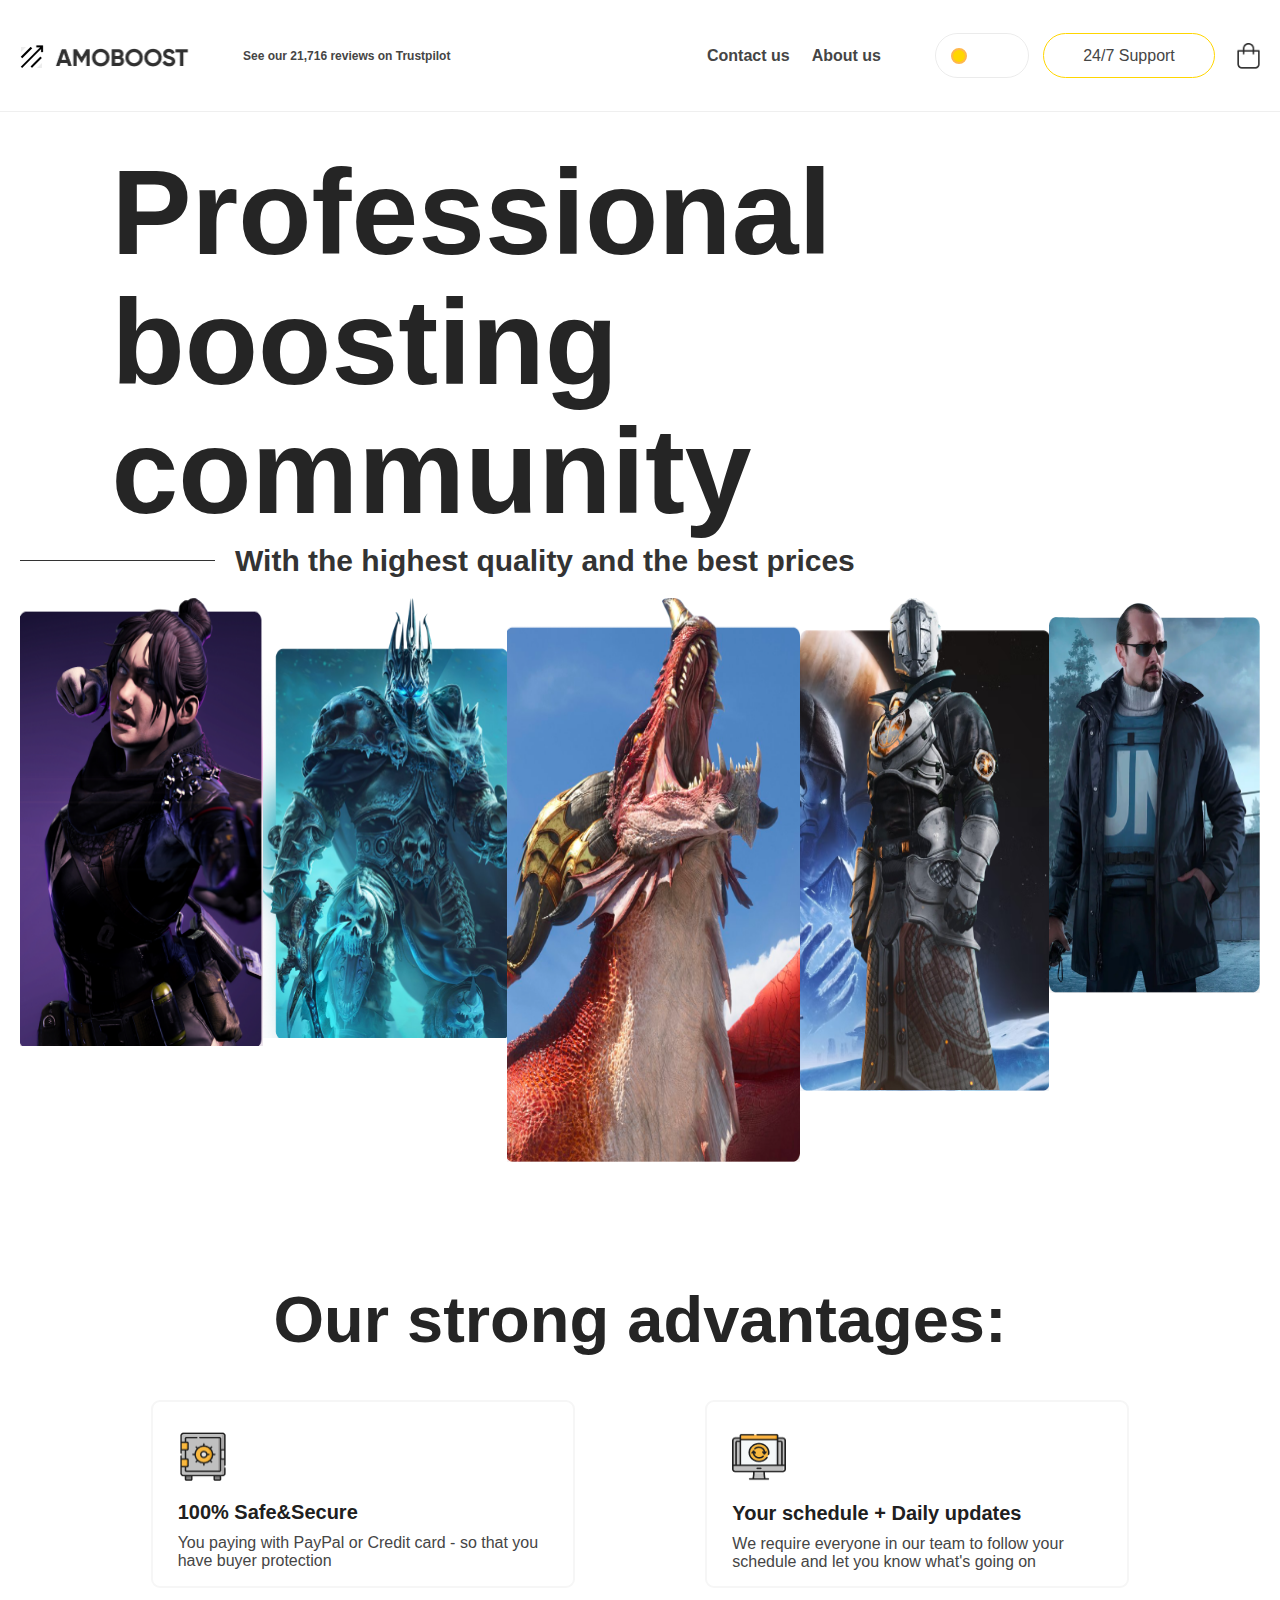
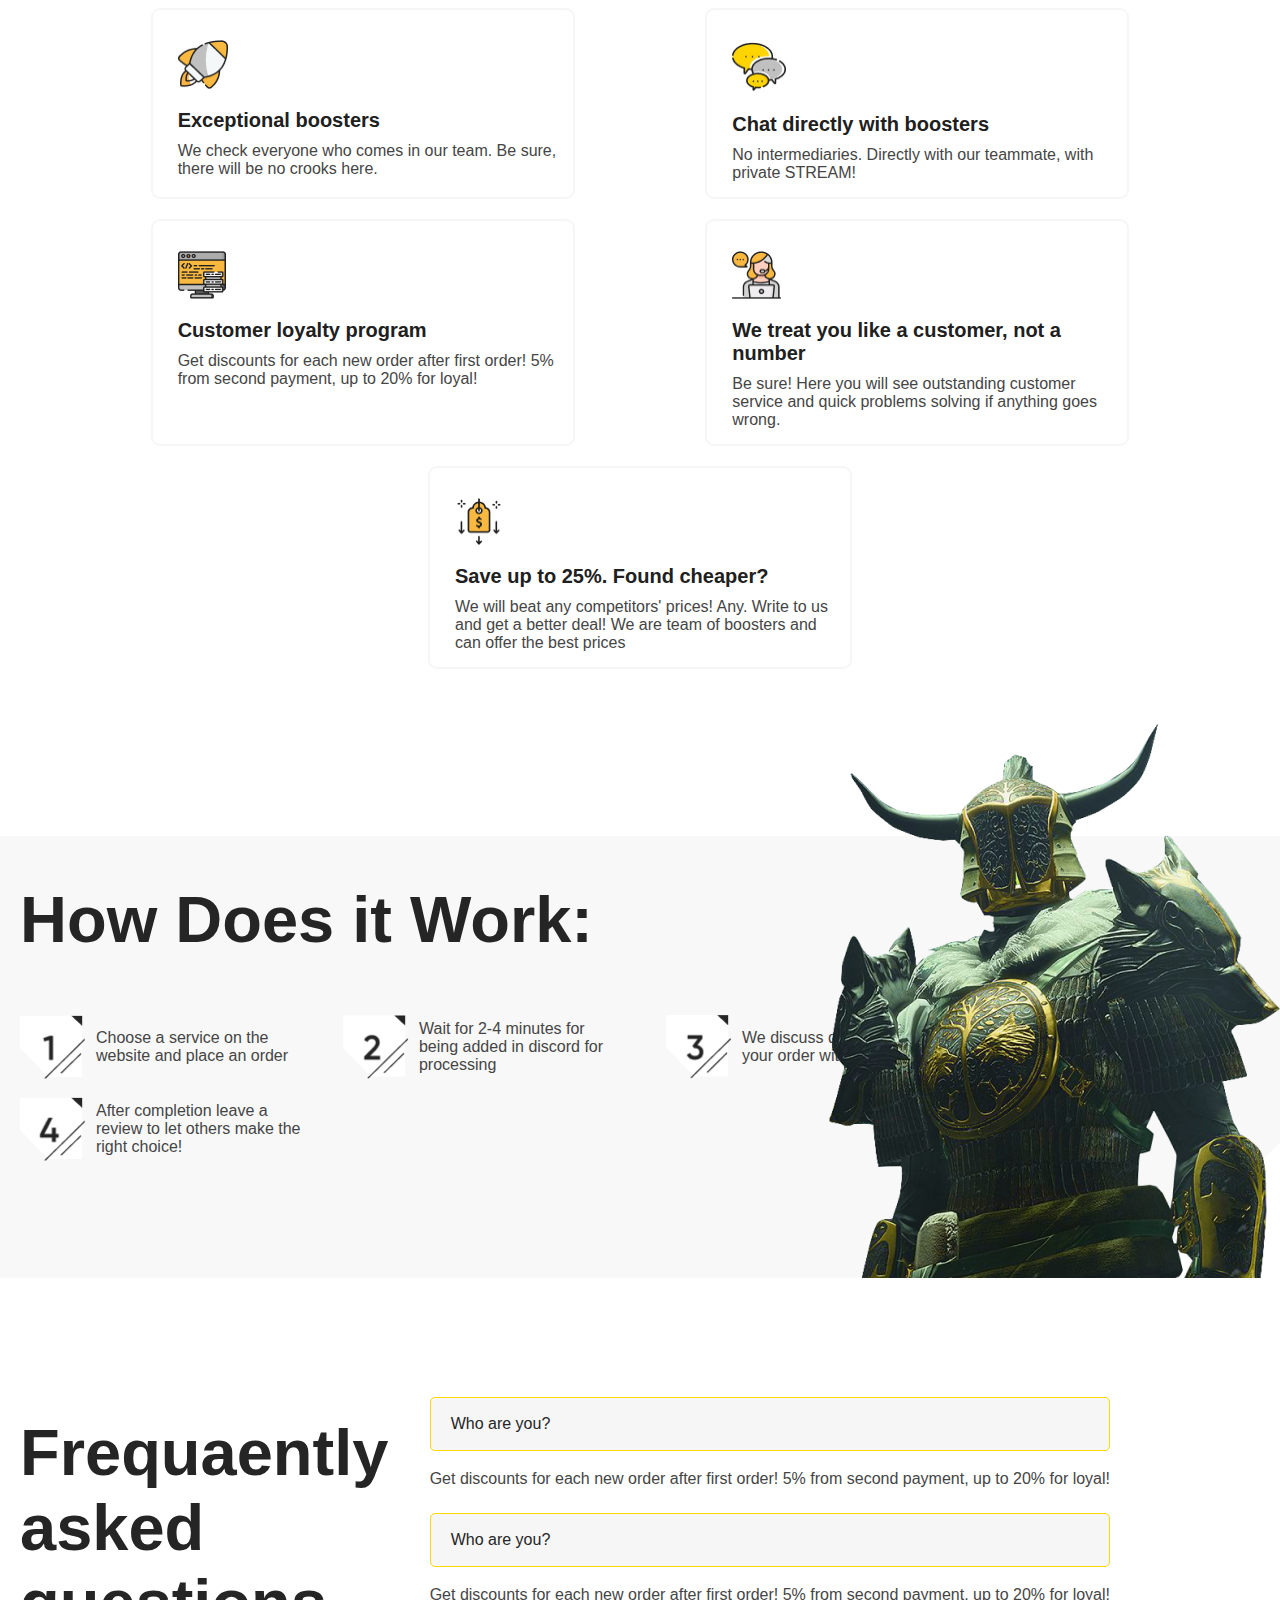
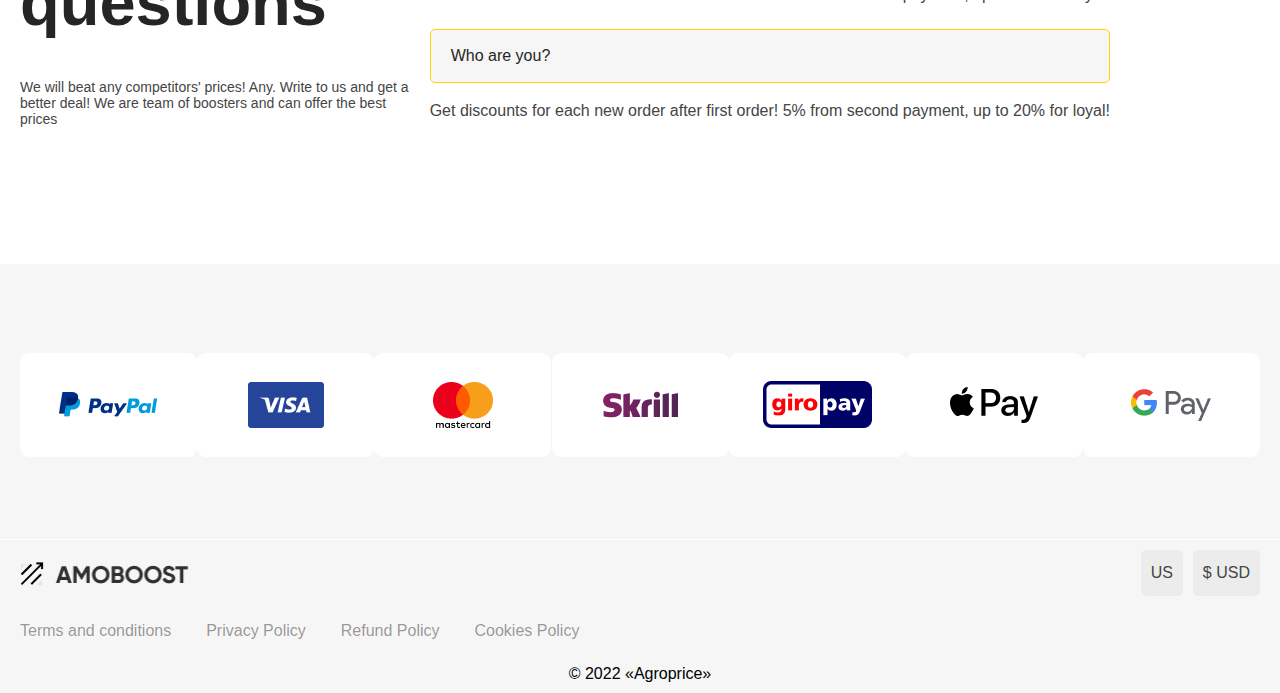
<file: index.html>
<!DOCTYPE html>
<html lang="en">
  <head>
    <meta charset="UTF-8" />
    <meta http-equiv="X-UA-Compatible" content="IE=edge" />
    <meta name="viewport" content="width=device-width, initial-scale=1.0" />
    <title>AMOBOOST</title>
   <link href="https://fonts.cdnfonts.com/css/gilroy-bold?styles=20876,20877,20878,20879,20880" rel="stylesheet">
    <link rel="stylesheet" href="style.css" />
  </head>
  <body>
    <header class="header">
      <div class="container header__contaiter">
        <div class="header__left-part">
          <img class="logo" src="./images/logo.png" alt="logo" />
        <p class="header__text">See our 21,716 reviews on Trustpilot</p>
        </div>
        <div class="header__right-part">
        <nav class="header__nav">
          
          <ul class="list header__transition">
            <li class="header__transition-item">Contact us</li>
            <li class="header__transition-item">About us</li></nav>
          </ul>
          <ul class="list header__switch ">
            <li></li>
            <li></li>
          </ul>
          <a class="link header__sap" class="link" href="">24/7 Support
</a>
          <a class="link header__basket" class="link" href="">  
            <img src="./images/Group.png" alt="" width="23" height="27">
          </a>
          </div>
      </div>
    </header>
    <main>
      <section class="section hero">
        <div class="container hero__container">
            <div class="hero__wrap" >
          <img class="hero__img" src="./images/logo_2.png" alt="" width="48" height="49" />
          <h1 class="title">Professional boosting community</h1>
          </div>
          <p class="hero_text">With the highest quality and the best prices</p>
       <img class="img-dragon" src="./images/Group 11_mob.png" alt="" width="320" height="292">
            <ul class="list hero__cardgame">
        <li><img src="./images/img.png" alt="" width="171" height="250"></li>
        <li><img src="./images/Img_1.png" alt="" width="156" height="221"></li>
        <li><img src="./images/Group-8.png" alt="" width="151" height="240"></li>
        
        <li><img src="./images/Group-9.png" alt="" width="150" height="230"></li>
       </ul>
       <div class="list hero__cardgame-tablet">
        <div>
          <img src="./images/img.png" alt="" width="168" height="256">
          <img src="./images/Img_1.png" alt="" width="170" height="246">
        </div><img src="./images/Group-11.png" alt="" width="320" height="473">
        <div><img src="./images/Group-8.png" alt="" width="168" height="256"><img src="./images/Group-9.png" alt="" width="167" height="243"></div>

       </div>
          <ul class="list hero__cardgame-desk">
          <li><img src="./images/Img_1.png" alt="" width="316" height="448"></li>
          <li><img src="./images/img.png" alt="" width="317" height="440"></li>
          <li><img src="./images/Group-11.png" alt="" width="382" height="564"></li>
          <li><img src="./images/Group-8.png" alt="" width="324" height="493"></li>
          <li><img src="./images/Group-9.png" alt="" width="274" height="395"></li>
        </ul>
      </section>
      <section class="section advantages">
        <div class="container advantages__container">
          <h2 class="secondary__title advantages__title">Our strong advantages:</h2>
          <ul class="list advantages__list">
            <li class="advantages__item">
              <div class="adv_inner">
              <img class="advantages__img" src="./images/safe-deposit.png" alt="" width="50" height="49" />
              <h3 class="advantages__title-secondary">100% Safe&Secure</h3>
              <p class="advantages__text">You paying with PayPal or Credit card - so that you have buyer protection</p>
            </div>
            </li>
            <li class="advantages__item">
               <div class="adv_inner">
              <img class="advantages__img" src="./images/software.png" alt="" width="54" height="50" />
              <h3 class="advantages__title-secondary">Your schedule + Daily updates</h3>
              <p class="advantages__text">
                We require everyone in our team to follow your schedule and let you know what's going on
              </p></div>
            </li>
            <li class="advantages__item">
             <div class="adv_inner">
              <img class="advantages__img" src="./images/career.png" alt="" width="50" height="49" />
              <h3 class="advantages__title-secondary">Exceptional boosters</h3>
              <p class="advantages__text">
                We check everyone who comes in our team. Be sure, there will be no crooks here.
              </p></div>
            </li>
            <li class="advantages__item">
              <div class="adv_inner">
              <img class="advantages__img" src="./images/chat-box.png" alt="" width="54" height="53" />
              <h3 class="advantages__title-secondary">Chat directly with boosters</h3>
              <p class="advantages__text">No intermediaries. Directly with our teammate, with private STREAM!</p>
            </div></li>
            <li class="advantages__item">
              <div class="adv_inner">
              <img class="advantages__img" src="./images/data.png" alt="" width="48" height="48" />
              <h3 class="advantages__title-secondary">Сustomer loyalty program</h3>
              <p class="advantages__text">
                Get discounts for each new order after first order! 5% from second payment, up to 20% for loyal!
              </p></div>
            </li>
            <li class="advantages__item">
              <div class="adv_inner">
              <img class="advantages__img" src="./images/customer-service.png" alt="" width="49" height="48" />
              <h3 class="advantages__title-secondary">We treat you like a customer, not a number</h3>
              <p class="advantages__text">
                Be sure! Here you will see outstanding customer service and quick problems solving if anything goes
                wrong.
              </p></div>
            </li>
            <li class="advantages__item">
              <div class="adv_inner">
              <img class="advantages__img" src="./images/price-tag.png" alt="" width="48" height="47" />
              <h3 class="advantages__title-secondary">Save up to 25%. Found cheaper?</h3>
              <p class="advantages__text">
                We will beat any competitors' prices! Any. Write to us and get a better deal! We are team of boosters
                and can offer the best prices
              </p></div>
            </li>
          </ul>
        </div>
      </section>
      <section class="section howwork">
        <div class="container howwork__container">
          <h2 class="secondary__title howwork__title">How Does it Work:</h2>
          
          <ul class="list howwork__list">
            <li class="howwork__item">
              <img src="./images/1.png" alt="" width="66" height="64" />
              <p class="howwork__text">Choose a service on the website and place an order</p>
            </li>
            <li class="howwork__item">
              <img src="./images/2.png" alt="" width="66" height="64" />
              <p class="howwork__text">Wait for 2-4 minutes for being added in discord for processing</p>
            </li>
            <li class="howwork__item">
              <img src="./images/3.png" alt="" width="66" height="64" />
              <p class="howwork__text">We discuss details and start your order within 15 minutes</p>
            </li>
            <li class="howwork__item">
              <img src="./images/4.png" alt="" width="66" height="64" />
              <p class="howwork__text">After completion leave a review to let others make the right choice!</p>
            </li>
          </ul>
       
          <img class="howwork__img" src="./images/111111.png" alt="" width="451" height="555">
        </div>
        
      </section>
      <section class="section questions">
        <div class="container questions__container">
          <div class="questions__left-part" >
            <h2 class="secondary__title questions__title">Frequaently asked questions</h2>
            <p class="questions__text" >
              We will beat any competitors' prices! Any. Write to us and get a better deal! We are team of boosters and
              can offer the best prices
            </p>
          </div>
          <div class="questions__right-part" >

            <ul class="list faq__list">
              <li class="faq__item active">
               <p class="faq__title">Who are you?</p>
              <p class="faq__text">Get discounts for each new order after first order! 5% from second payment, up to 20% for loyal!
</p>
            </li>
            <li class="faq__item">
            <p class="faq__title">Who are you?</p>
              <p class="faq__text">Get discounts for each new order after first order! 5% from second payment, up to 20% for loyal!
</p>
            </li>
            <li class="faq__item">
             <p class="faq__title">Who are you?</p>
              <p class="faq__text">Get discounts for each new order after first order! 5% from second payment, up to 20% for loyal!
</p>
            </li></ul>
</div>
      </section>
      <section class="section payment">
        <div class="container payment__container">
          <ul class="list payment__list">
            <li class="payment__item">
              <picture class="payment__img">
                <source media="(min-width: 1024px )" srcset="./images/pay_home/1-desk.png">
                <source media="(min-width:768px)" srcset="./images/pay_home/1-tab.png">
                <img src="./images/pay_home/1.png" alt="">
              </picture>
            </li>
            <li class="payment__item">
               <picture class="payment__img" >
                <source media="(min-width: 1024px )" srcset="./images/pay_home/2-desk.png">
                <source media="(min-width:768px)" srcset="./images/pay_home/2-tab.png">
                <img src="./images/pay_home/2.png" alt="">
              </picture>
            </li>
            <li class="payment__item">
               <picture class="payment__img" >
                <source media="(min-width: 1024px )" srcset="./images/pay_home/3-desk.png">
                <source media="(min-width:768px)" srcset="./images/pay_home/3-tab.png">
                <img src="./images/pay_home/3.png" alt="">
              </picture>
            </li>
            <li class="payment__item">
               <picture class="payment__img" >
                <source media="(min-width: 1024px )" srcset="./images/pay_home/4-desk.png">
                <source media="(min-width:768px)" srcset="./images/pay_home/4-tab.png">
                <img src="./images/pay_home/4.png" alt="">
              </picture>
            </li>
            <li class="payment__item">
            <picture class="payment__img" >
                <source media="(min-width: 1024px )" srcset="./images/pay_home/5-desk.png">
                <source media="(min-width:768px)" srcset="./images/pay_home/5-tab.png">
                <img src="./images/pay_home/5.png" alt="">
              </picture>
            </li>
            <li class="payment__item">
               <picture class="payment__img" >
                <source media="(min-width: 1024px )" srcset="./images/pay_home/6-desk.png">
                <source media="(min-width:768px)" srcset="./images/pay_home/6-tab.png">
                <img src="./images/pay_home/6.png" alt="">
              </picture>
            </li>
            <li class="payment__item">
              <picture class="payment__img" >
                <source media="(min-width: 1024px )" srcset="./images/pay_home/7-desk.png">
                <source media="(min-width:768px)" srcset="./images/pay_home/7-tab.png">
                <img src="./images/pay_home/7.png" alt="">
              </picture>
            </li>
          </ul>
        </div>
      </section>
    </main>
    <footer class="footer">
      <div class="container footer__container">
        <div class="fooret__inner">
     
       <img class="logo" src="./images/logo.png" alt="logo" width="126" height="17"/>
      <div class="footer__switch">
       <ul class="list footer__switch-lang">
  <li>US
  </li>
  <li>
  </li>
</ul>
<ul class="list footer__switch-cash">
  <li><span>$</span> USD</li>
  <li></li>
</ul></div></div>
      <ul class="list footer__list-nav">
        <li class="footer__item-nav">
          <a class="link" href="">Terms and conditions</a> </li>
        <li class="footer__item-nav"><a class="link" href="">Privacy Policy</a></li>
        <li class="footer__item-nav"><a class="link" href="">Refund Policy</a></li>
        <li class="footer__item-nav"><a class="link" href="">Cookies Policy</a></li>
      </ul><p class="footer__text">© 2022 «Agroprice»</p></div>

    </footer>
  </body>
</html>
</file>
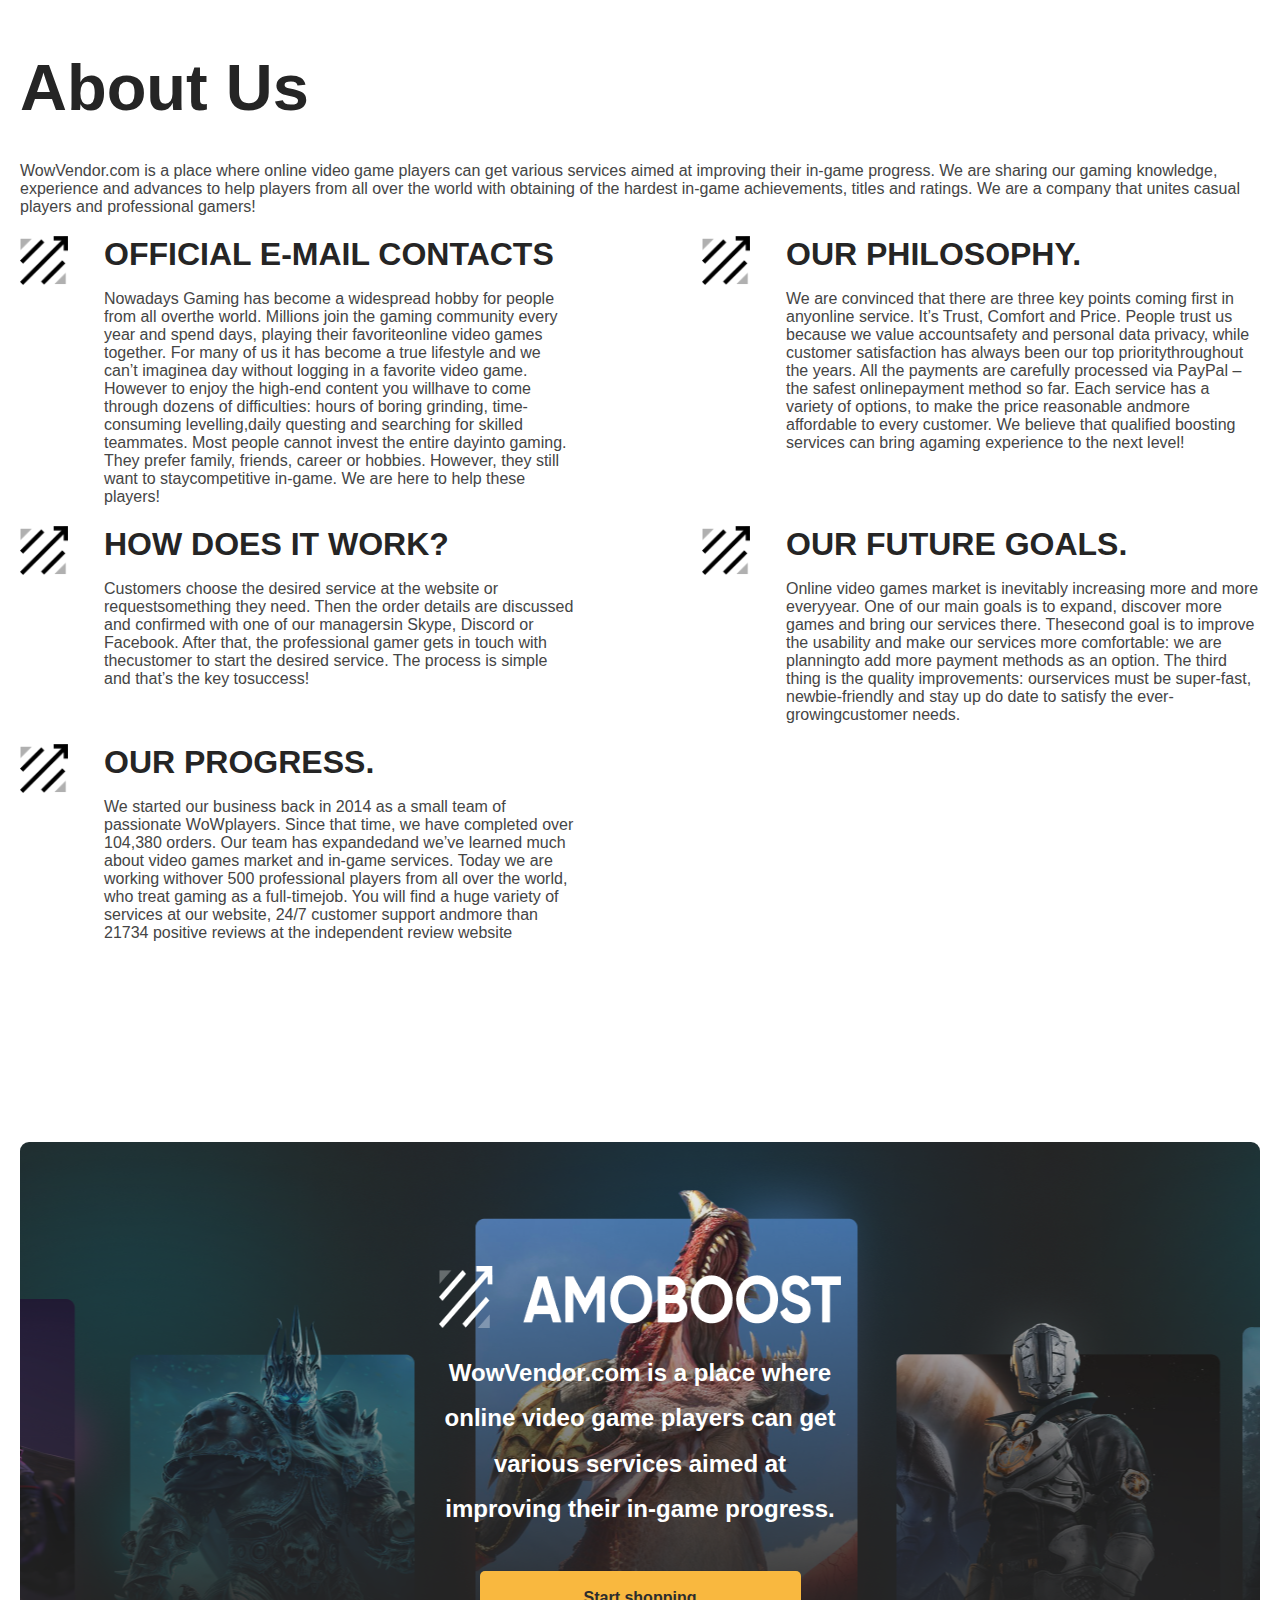
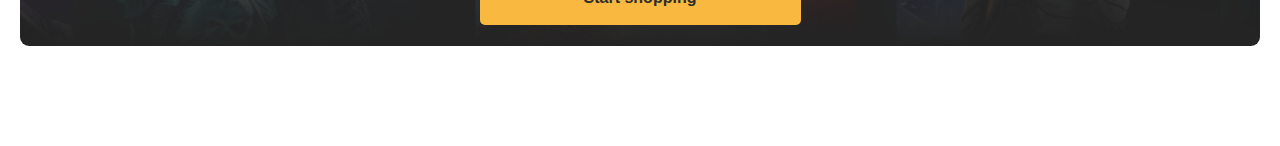
<file: aboutus.html>
<!DOCTYPE html>
<html lang="en">
  <head>
    <meta charset="UTF-8" />
    <meta http-equiv="X-UA-Compatible" content="IE=edge" />
    <meta name="viewport" content="width=device-width, initial-scale=1.0" />
    <title>AMOBOOST</title>
    <link href="https://fonts.cdnfonts.com/css/gilroy-bold?styles=20876,20877,20878,20879,20880" rel="stylesheet" />
    <link rel="stylesheet" href="style.css" />
  </head>
  <body>
    <header></header>
    <main>
      <section>
        <div class="container aboutus__container">
          <h1 class="aboutus__title">About Us</h1>
          <div class="info__inner">
            <p class="aboutus__text">
              WowVendor.com is a place where online video game players can get various services aimed at improving their
              in-game progress. We are sharing our gaming knowledge, experience and advances to help players from all
              over the world with obtaining of the hardest in-game achievements, titles and ratings. We are a company
              that unites casual players and professional gamers!
            </p>
            <div class="aboutus__inner">
              <div class="aboutus__wrap">
                <img src="./images/logo_2.png" alt="" width="48" height="49" />
                <div>
                  <h3>OFFICIAL E-MAIL CONTACTS</h3>
                  <p>
                    Nowadays Gaming has become a widespread hobby for people from all overthe world. Millions join the
                    gaming community every year and spend days, playing their favoriteonline video games together. For
                    many of us it has become a true lifestyle and we can’t imaginea day without logging in a favorite
                    video game. However to enjoy the high-end content you willhave to come through dozens of
                    difficulties: hours of boring grinding, time-consuming levelling,daily questing and searching for
                    skilled teammates. Most people cannot invest the entire dayinto gaming. They prefer family, friends,
                    career or hobbies. However, they still want to staycompetitive in-game. We are here to help these
                    players!
                  </p>
                </div>
              </div>
              <div class="aboutus__wrap">
                <img src="./images/logo_2.png" alt="" width="48" height="49" />
                <div>
                  <h3>OUR PHILOSOPHY.</h3>
                  <p>
                    We are convinced that there are three key points coming first in anyonline service. It’s Trust,
                    Comfort and Price. People trust us because we value accountsafety and personal data privacy, while
                    customer satisfaction has always been our top prioritythroughout the years. All the payments are
                    carefully processed via PayPal – the safest onlinepayment method so far. Each service has a variety
                    of options, to make the price reasonable andmore affordable to every customer. We believe that
                    qualified boosting services can bring agaming experience to the next level!
                  </p>
                </div>
              </div>
              <div class="aboutus__wrap">
                <img src="./images/logo_2.png" alt="" width="48" height="49" />
                <div>
                  <h3>HOW DOES IT WORK?</h3>
                  <p>
                    Customers choose the desired service at the website or requestsomething they need. Then the order
                    details are discussed and confirmed with one of our managersin Skype, Discord or Facebook. After
                    that, the professional gamer gets in touch with thecustomer to start the desired service. The
                    process is simple and that’s the key tosuccess!
                  </p>
                </div>
              </div>
              <div class="aboutus__wrap">
                <img src="./images/logo_2.png" alt="" width="48" height="49" />
                <div>
                  <h3>OUR FUTURE GOALS.</h3>
                  <p>
                    Online video games market is inevitably increasing more and more everyyear. One of our main goals is
                    to expand, discover more games and bring our services there. Thesecond goal is to improve the
                    usability and make our services more comfortable: we are planningto add more payment methods as an
                    option. The third thing is the quality improvements: ourservices must be super-fast, newbie-friendly
                    and stay up do date to satisfy the ever-growingcustomer needs.
                  </p>
                </div>
              </div>
              <div class="aboutus__wrap">
                <img src="./images/logo_2.png" alt="" width="48" height="49" />
                <div>
                  <h3>OUR PROGRESS.</h3>
                  <p>
                    We started our business back in 2014 as a small team of passionate WoWplayers. Since that time, we
                    have completed over 104,380 orders. Our team has expandedand we’ve learned much about video games
                    market and in-game services. Today we are working withover 500 professional players from all over
                    the world, who treat gaming as a full-timejob. You will find a huge variety of services at our
                    website, 24/7 customer support andmore than 21734 positive reviews at the independent review website
                  </p>
                </div>
              </div>
            </div>
          </div>
        </div>
      </section>
      <section>
        <div class="container aboutus__banner-container">
          <div class="aboutus__banner-bg" style="background-image: url(./images/bg_aboutus.png)">
            <div class="aboutus__banner-inner">
              <img src="./images/logo3.png" alt="" width="207" height="28" />
              <p>
                WowVendor.com is a place where online video game players can get various services aimed at improving
                their in-game progress.
              </p>
              <a class="link aboutus__banner-btn" href="">Start shopping</a>
            </div>
          </div>
        </div>
      </section>
    </main>
    <footer></footer>
  </body>
</html>
</file>
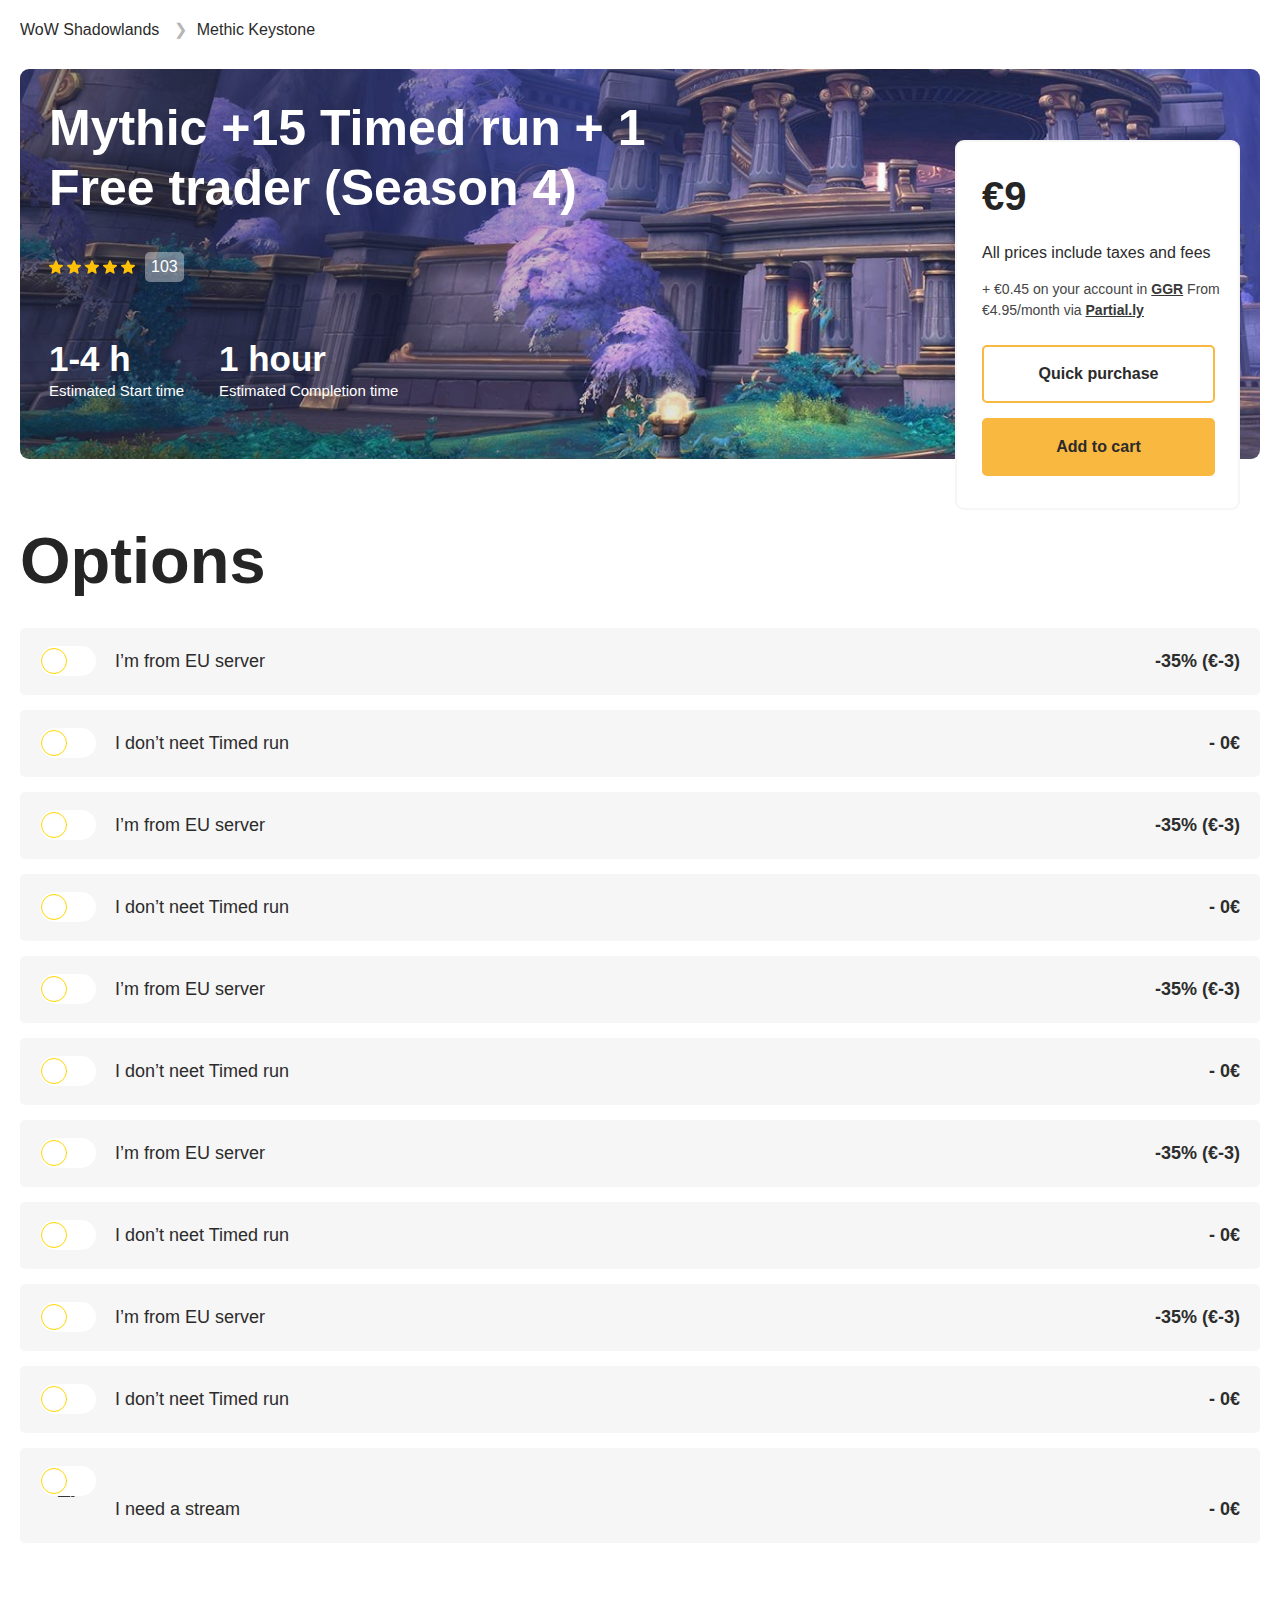
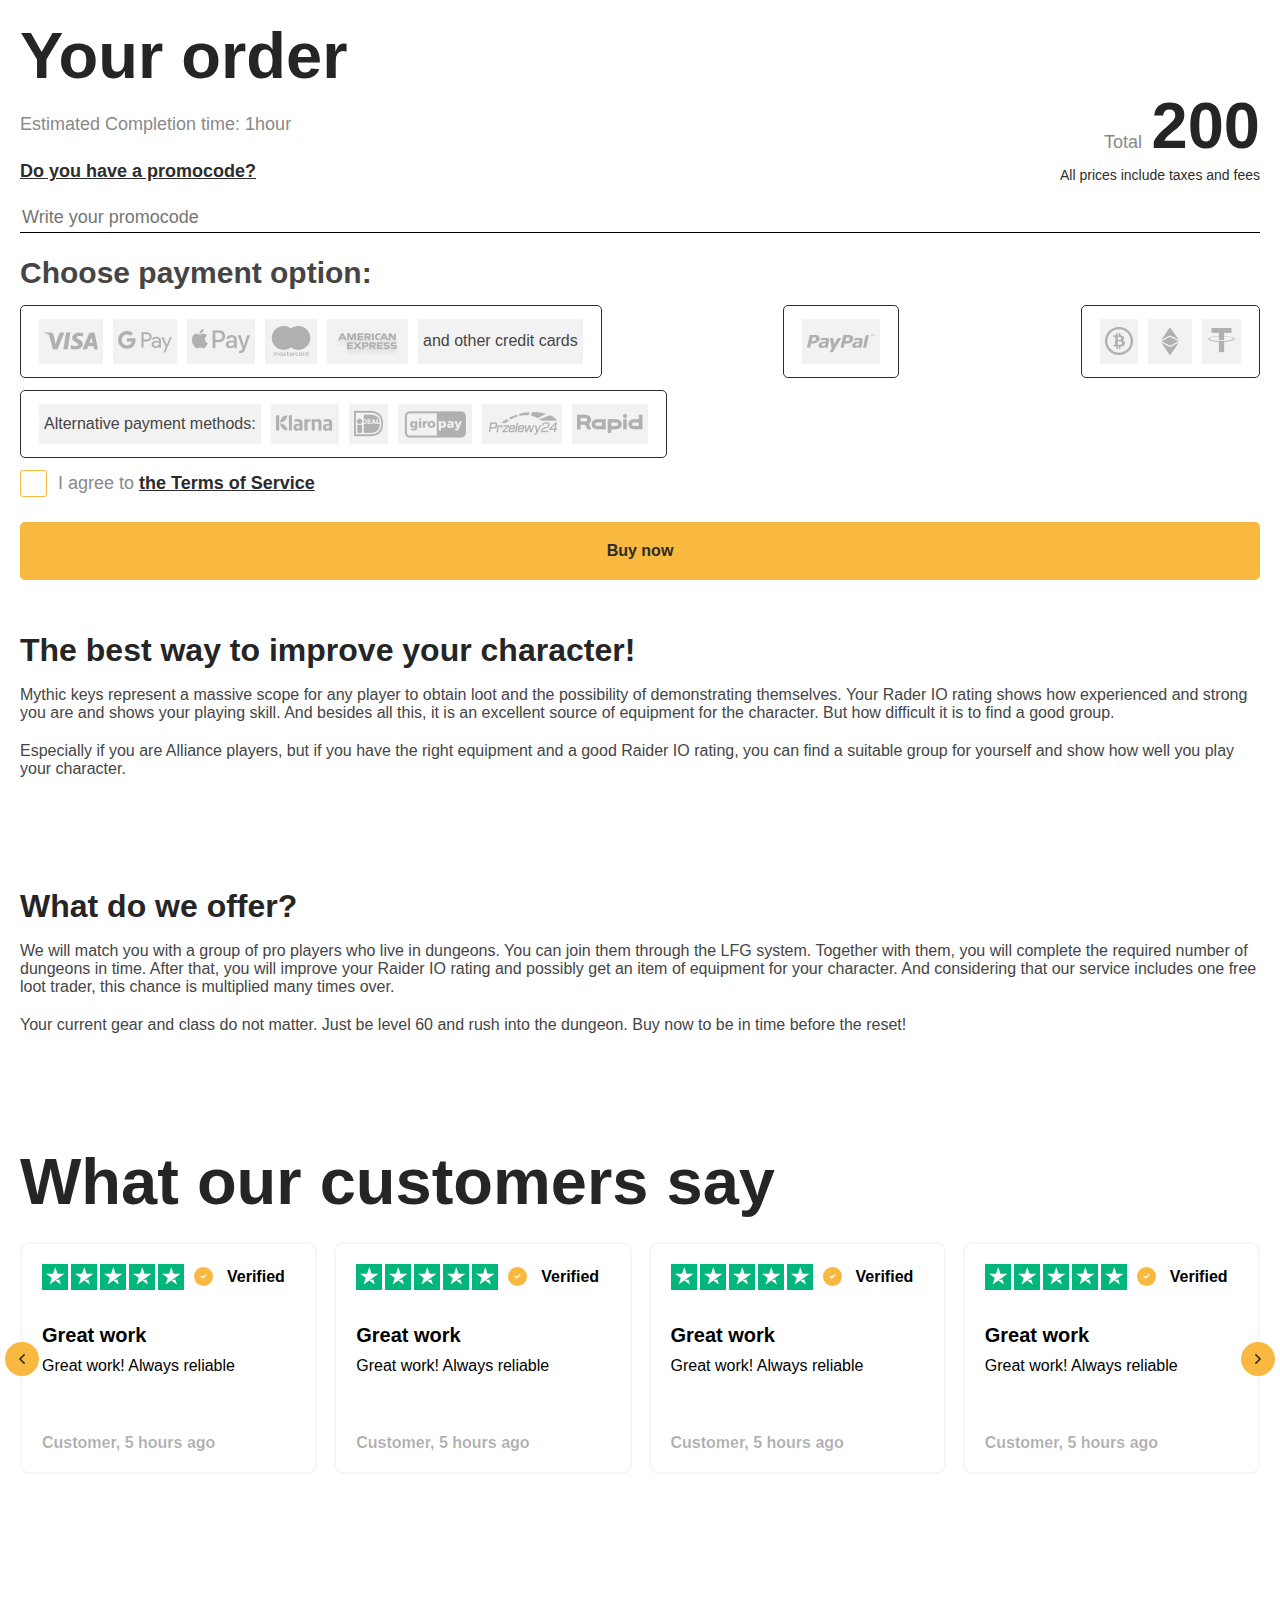
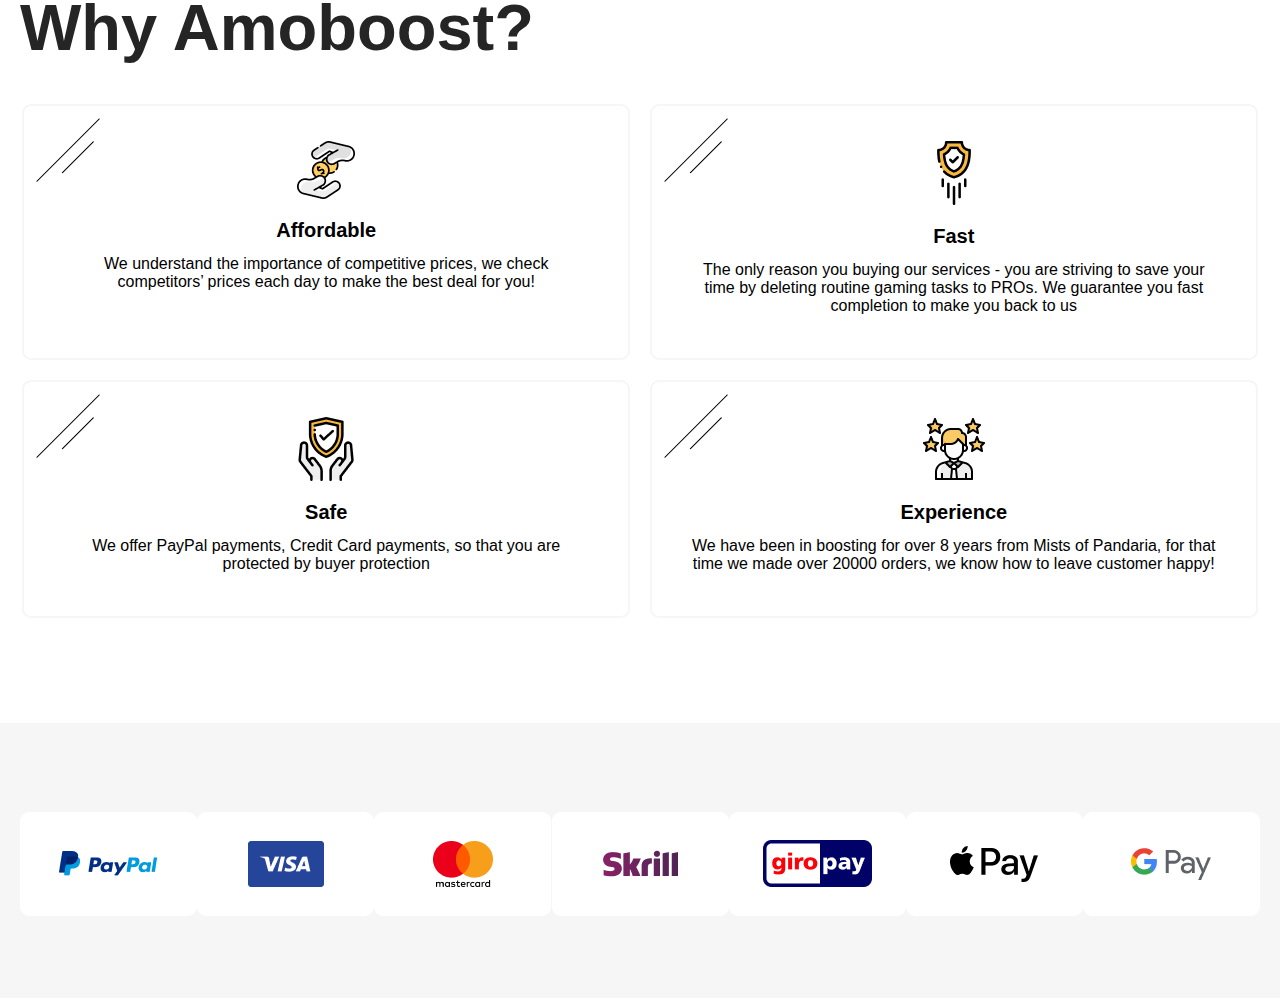
<file: card.html>
<!DOCTYPE html>
<html lang="en">
  <head>
    <meta charset="UTF-8" />
    <meta http-equiv="X-UA-Compatible" content="IE=edge" />
    <meta name="viewport" content="width=device-width, initial-scale=1.0" />
    <title>AMOBOOST</title>
    <link href="https://fonts.cdnfonts.com/css/gilroy-bold?styles=20876,20877,20878,20879,20880" rel="stylesheet" />
    <link rel="stylesheet" href="style.css" />
  </head>
  <body>
    <header></header>
    <main>
      <section>
        <div class="container">
          <ul class="list breadcrumb">
            <li class="breadcrumb__item"><a class="link" href="">WoW Shadowlands</a></li>
            <li class="breadcrumb__item"><a class="link" href="">Methic Keystone</a></li>
          </ul>
        </div>
      </section>
      <section class="banner">
        <div class="container banner__container">
          <div class="card__pay-position">
            <div class="banner__bg">
              <div class="banner__bg-inner">
                <p class="banner__title">Mythic +15 Timed run + 1 Free trader (Season 4)</p>
                <div class="banner__stars">
                  <ul class="list banner__stars-list">
                    <li class="banner__stars-item"><img src="./images/star.png" alt="" /></li>
                    <li class="banner__stars-item"><img src="./images/star.png" alt="" /></li>
                    <li class="banner__stars-item"><img src="./images/star.png" alt="" /></li>
                    <li class="banner__stars-item"><img src="./images/star.png" alt="" /></li>
                    <li class="banner__stars-item"><img src="./images/star.png" alt="" /></li>
                  </ul>
                  <p class="banner__stars-text">103</p>
                </div>
                <ul class="list banner__list">
                  <li class="banner__item">
                    <p class="banner__item-title">1-4 h</p>
                    <p class="banner__item-text">Estimated Start time</p>
                  </li>
                  <li class="banner__item">
                    <p class="banner__item-title">1 hour</p>
                    <p class="banner__item-text">Estimated Completion time</p>
                  </li>
                </ul>
              </div>
            </div>
            <div class="card__pay">
              <p class="card__pay-money">€9</p>
              <div class="card__pay-inner">
                <p class="card__pay-title">All prices include taxes and fees</p>
                <p class="card__pay-text">
                  + €0.45 on your account in <span class="accent">GGR</span> From €4.95/month via
                  <span class="accent">Partial.ly</span>
                </p>
                <a class="link card__pay-btn" href="">Quick purchase</a>
              </div>
              <a class="link card__pay-btn card__pay-btn--color" href="">Add to cart</a>
            </div>
          </div>
        </div>
      </section>
      <section class="option">
        <div class="container option__container">
          <div class="product__container">
            <h2 class="option__title">Options</h2>
            <ul class="list option__list">
              <li class="option__item">
                <label class="checkbox__option">
                  <input type="checkbox" />
                  <span class="checkbox__option-switch"></span>
                </label>
                <div class="option__item-inner">
                  <p class="option__text">I’m from EU server</p>
                  <span class="option__money">-35% (€-3) </span>
                </div>
              </li>
              <li class="option__item">
                <label class="checkbox__option">
                  <input type="checkbox" />
                  <span class="checkbox__option-switch"></span>
                </label>
                <div class="option__item-inner">
                  <p class="option__text">I don’t neet Timed run</p>
                  <span class="option__money">- 0€ </span>
                </div>
              </li>
              <li class="option__item">
                <label class="checkbox__option">
                  <input type="checkbox" />
                  <span class="checkbox__option-switch"></span>
                </label>
                <div class="option__item-inner">
                  <p class="option__text">I’m from EU server</p>
                  <span class="option__money">-35% (€-3) </span>
                </div>
              </li>
              <li class="option__item">
                <label class="checkbox__option">
                  <input type="checkbox" />
                  <span class="checkbox__option-switch"></span>
                </label>
                <div class="option__item-inner">
                  <p class="option__text">I don’t neet Timed run</p>
                  <span class="option__money">- 0€ </span>
                </div>
              </li>
              <li class="option__item">
                <label class="checkbox__option">
                  <input type="checkbox" />
                  <span class="checkbox__option-switch"></span>
                </label>
                <div class="option__item-inner">
                  <p class="option__text">I’m from EU server</p>
                  <span class="option__money">-35% (€-3) </span>
                </div>
              </li>
              <li class="option__item">
                <label class="checkbox__option">
                  <input type="checkbox" />
                  <span class="checkbox__option-switch"></span>
                </label>
                <div class="option__item-inner">
                  <p class="option__text">I don’t neet Timed run</p>
                  <span class="option__money">- 0€ </span>
                </div>
              </li>
              <li class="option__item">
                <label class="checkbox__option">
                  <input type="checkbox" />
                  <span class="checkbox__option-switch"></span>
                </label>
                <div class="option__item-inner">
                  <p class="option__text">I’m from EU server</p>
                  <span class="option__money">-35% (€-3) </span>
                </div>
              </li>
              <li class="option__item">
                <label class="checkbox__option">
                  <input type="checkbox" />
                  <span class="checkbox__option-switch"></span>
                </label>
                <div class="option__item-inner">
                  <p class="option__text">I don’t neet Timed run</p>
                  <span class="option__money">- 0€ </span>
                </div>
              </li>
              <li class="option__item">
                <label class="checkbox__option">
                  <input type="checkbox" />
                  <span class="checkbox__option-switch"></span>
                </label>
                <div class="option__item-inner">
                  <p class="option__text">I’m from EU server</p>
                  <span class="option__money">-35% (€-3) </span>
                </div>
              </li>
              <li class="option__item">
                <label class="checkbox__option">
                  <input type="checkbox" />
                  <span class="checkbox__option-switch"></span>
                </label>
                <div class="option__item-inner">
                  <p class="option__text">I don’t neet Timed run</p>
                  <span class="option__money">- 0€ </span>
                </div>
              </li>
              <li class="option__item">
                <label class="checkbox__option">
                  <input type="checkbox" />
                  <span class="checkbox__option-switch"></span> </label
                ><img src="./images/video-camera.png" alt="" />

                <div class="option__item-inner">
                  <p class="option__text">I need a stream</p>

                  <span class="option__money">- 0€</span>
                </div>
              </li>
            </ul>
          </div>
        </div>
      </section>
      <section>
        <div class="payoption">
          <div class="container payoption__container">
            <div class="product__container">
              <div class="quick_order_onproduct">
                <div class="quick_order_price">
                  <div class="quick_order_price_left">
                    <h2 class="quick_order_title">Your order</h2>
                    <p class="quick_order_time">Estimated Completion time: 1hour</p>
                    <p class="quick_order_promocode">Do you have a promocode?</p>
                  </div>
                  <div class="quick_order_price_right">
                    <p class="quick_order_money">
                      <span class="quick_order_money_title">Total</span> <span class="quick_order_money_cash">200</span>
                    </p>
                    <p class="quick_order_total_subtitle">All prices include taxes and fees</p>
                  </div>
                </div>
                <p>
                  <input
                    class="quick_order_input_promocode"
                    name="promocode-input"
                    placeholder="Write your promocode"
                  />
                </p>
              </div>
            </div>
            <div class="">
              <h3 class="payoption__title">Choose payment option:</h3>
              <div class="payoption__line">
                <ul class="list payoption__list">
                  <li class="payoption__item">
                    <picture class="payoption__img">
                      <source media="(min-width: 768px )" srcset="./images/card-pay/1-tab.png" />
                      <img src="./images/card-pay/1.png" alt="" />
                    </picture>
                  </li>
                  <li class="payoption__item">
                    <picture class="payoption__img">
                      <source media="(min-width: 768px )" srcset="./images/card-pay/2-tab.png" />
                      <img src="./images/card-pay/2.png" alt="" />
                    </picture>
                  </li>
                  <li class="payoption__item">
                    <img class="payoption__img" src="./images/card-pay/3.png" alt="" />
                  </li>
                  <li class="payoption__item">
                    <picture class="payoption__img">
                      <source media="(min-width: 768px )" srcset="./images/card-pay/4-tab.png" />
                      <img src="./images/card-pay/4.png" alt="" />
                    </picture>
                  </li>
                  <li class="payoption__item">
                    <picture class="payoption__img">
                      <source media="(min-width: 768px )" srcset="./images/card-pay/5-tab.png" />
                      <img src="./images/card-pay/5.png" alt="" />
                    </picture>
                  </li>
                  <li class="payoption__item">
                    <p>and other credit cards</p>
                  </li>
                </ul>
                <ul class="list payoption__list">
                  <li class="payoption__item"><img class="payoption__img" src="./images/card-pay/6.png" alt="" /></li>
                </ul>
                <ul class="list payoption__list">
                  <li class="payoption__item"><img class="payoption__img" src="./images/card-pay/7.png" alt="" /></li>
                  <li class="payoption__item"><img class="payoption__img" src="./images/card-pay/8.png" alt="" /></li>
                  <li class="payoption__item"><img class="payoption__img" src="./images/card-pay/9.png" alt="" /></li>
                </ul>
                <ul class="list payoption__list">
                  <li class="payoption__item">
                    <p>Alternative payment methods:</p>
                  </li>
                  <li class="payoption__item"><img class="payoption__img" src="./images/card-pay/10.png" alt="" /></li>
                  <li class="payoption__item"><img class="payoption__img" src="./images/card-pay/11.png" alt="" /></li>
                  <li class="payoption__item"><img class="payoption__img" src="./images/card-pay/12.png" alt="" /></li>
                  <li class="payoption__item"><img class="payoption__img" src="./images/card-pay/13.png" alt="" /></li>
                  <li class="payoption__item"><img class="payoption__img" src="./images/card-pay/14.png" alt="" /></li>
                </ul>
              </div>
            </div>

            <div class="quick_order_terms">
              <label class="checkbox__label">
                <input class="checkbox" type="checkbox" name="checkbox" />
                <span class="checkbox__icon-check"> </span>
                <span class="checkbox__text">
                  I agree to <span class="checkbox__text--color">the Terms of Service</span></span
                >
              </label>
            </div>
            <div class="product__container">
              <div class="quick_order_buy_button">
                <a class="link card__pay-btn card__pay-btn--color">Buy now</a>
              </div>
            </div>
          </div>
        </div>
      </section>
      <section>
        <div class="container option__info">
          <div class="product__container option__info-container">
            <div class="info__inner">
              <h3 class="info__title">The best way to improve your character!</h3>
              <p class="info__text">
                Mythic keys represent a massive scope for any player to obtain loot and the possibility of demonstrating
                themselves. Your Rader IO rating shows how experienced and strong you are and shows your playing skill.
                And besides all this, it is an excellent source of equipment for the character. But how difficult it is
                to find a good group.
              </p>
              <p class="info__text">
                Especially if you are Alliance players, but if you have the right equipment and a good Raider IO rating,
                you can find a suitable group for yourself and show how well you play your character.
              </p>
            </div>
            <div class="info__inner">
              <h3 class="info__title">What do we offer?</h3>
              <p class="info__text">
                We will match you with a group of pro players who live in dungeons. You can join them through the LFG
                system. Together with them, you will complete the required number of dungeons in time. After that, you
                will improve your Raider IO rating and possibly get an item of equipment for your character. And
                considering that our service includes one free loot trader, this chance is multiplied many times over.
              </p>
              <p class="info__text">
                Your current gear and class do not matter. Just be level 60 and rush into the dungeon. Buy now to be in
                time before the reset!
              </p>
            </div>
          </div>
        </div>
      </section>
      <section>
        <div class="container reviews">
          <div class="product__container">
            <h2 class="secondary__title reviews__title">What our customers say</h2>
            <div class="arrow-left">
              <img src="./images/arrow.png" alt="" width="6" height="10" />
            </div>
            <div class="arrow-right">
              <img src="./images/arrow-right.png" alt="" width="6" height="10" />
            </div>
            <ul class="list reviews__list">
              <li class="reviews__item">
                <div class="reviews__item-inner">
                  <ul class="list reviews__stars-list">
                    <li class="reviews__star"><img src="./images/star-g.png" alt="" /></li>
                    <li class="reviews__star"><img src="./images/star-g.png" alt="" /></li>
                    <li class="reviews__star"><img src="./images/star-g.png" alt="" /></li>
                    <li class="reviews__star"><img src="./images/star-g.png" alt="" /></li>
                    <li class="reviews__star"><img src="./images/star-g.png" alt="" /></li>
                  </ul>
                  <span class="reviews__verif-icon"><img src="./images/Vector.png" alt="" width="7" height="5" /></span>
                  <p class="reviews__verif">Verified</p>
                </div>
                <p class="reviews__item-title">Great work</p>
                <p class="reviews__item-text">Great work! Always reliable</p>
                <p class="reviews__item-time">Customer, 5 hours ago</p>
              </li>
              <li class="reviews__item">
                <div class="reviews__item-inner">
                  <ul class="list reviews__stars-list">
                    <li class="reviews__star"><img src="./images/star-g.png" alt="" /></li>
                    <li class="reviews__star"><img src="./images/star-g.png" alt="" /></li>
                    <li class="reviews__star"><img src="./images/star-g.png" alt="" /></li>
                    <li class="reviews__star"><img src="./images/star-g.png" alt="" /></li>
                    <li class="reviews__star"><img src="./images/star-g.png" alt="" /></li>
                  </ul>
                  <span class="reviews__verif-icon"><img src="./images/Vector.png" alt="" width="7" height="5" /></span>
                  <p class="reviews__verif">Verified</p>
                </div>
                <p class="reviews__item-title">Great work</p>
                <p class="reviews__item-text">Great work! Always reliable</p>
                <p class="reviews__item-time">Customer, 5 hours ago</p>
              </li>
              <li class="reviews__item">
                <div class="reviews__item-inner">
                  <ul class="list reviews__stars-list">
                    <li class="reviews__star"><img src="./images/star-g.png" alt="" /></li>
                    <li class="reviews__star"><img src="./images/star-g.png" alt="" /></li>
                    <li class="reviews__star"><img src="./images/star-g.png" alt="" /></li>
                    <li class="reviews__star"><img src="./images/star-g.png" alt="" /></li>
                    <li class="reviews__star"><img src="./images/star-g.png" alt="" /></li>
                  </ul>
                  <span class="reviews__verif-icon"><img src="./images/Vector.png" alt="" width="7" height="5" /></span>
                  <p class="reviews__verif">Verified</p>
                </div>
                <p class="reviews__item-title">Great work</p>
                <p class="reviews__item-text">Great work! Always reliable</p>
                <p class="reviews__item-time">Customer, 5 hours ago</p>
              </li>
              <li class="reviews__item">
                <div class="reviews__item-inner">
                  <ul class="list reviews__stars-list">
                    <li class="reviews__star"><img src="./images/star-g.png" alt="" /></li>
                    <li class="reviews__star"><img src="./images/star-g.png" alt="" /></li>
                    <li class="reviews__star"><img src="./images/star-g.png" alt="" /></li>
                    <li class="reviews__star"><img src="./images/star-g.png" alt="" /></li>
                    <li class="reviews__star"><img src="./images/star-g.png" alt="" /></li>
                  </ul>
                  <span class="reviews__verif-icon"><img src="./images/Vector.png" alt="" width="7" height="5" /></span>
                  <p class="reviews__verif">Verified</p>
                </div>
                <p class="reviews__item-title">Great work</p>
                <p class="reviews__item-text">Great work! Always reliable</p>
                <p class="reviews__item-time">Customer, 5 hours ago</p>
              </li>
            </ul>
          </div>
        </div>
      </section>
      <section>
        <div class="container whywe">
          <div class="product__container">
            <h2 class="secondary__title whywe__title">Why Amoboost?</h2>
            <ul class="list whywe__list">
              <li class="whywe__item">
                <img class="whywe__item-line" src="./images/line.png" alt="" />
                <img class="whywe__item-img" src="./images/why1.png" alt="" />
                <h3 class="whywe__item-title">Affordable</h3>
                <p class="whywe__item-text">
                  We understand the importance of competitive prices, we check competitors’ prices each day to make the
                  best deal for you!
                </p>
              </li>
              <li class="whywe__item">
                <img class="whywe__item-line" src="./images/line.png" alt="" />
                <img class="whywe__item-img" src="./images/why2.png" alt="" />
                <h3 class="whywe__item-title">Fast</h3>
                <p class="whywe__item-text">
                  The only reason you buying our services - you are striving to save your time by deleting routine
                  gaming tasks to PROs. We guarantee you fast completion to make you back to us
                </p>
              </li>
              <li class="whywe__item">
                <img class="whywe__item-line" src="./images/line.png" alt="" />
                <img class="whywe__item-img" src="./images/why3.png" alt="" />
                <h3 class="whywe__item-title">Safe</h3>
                <p class="whywe__item-text">
                  We offer PayPal payments, Credit Card payments, so that you are protected by buyer protection
                </p>
              </li>
              <li class="whywe__item">
                <img class="whywe__item-line" src="./images/line.png" alt="" />
                <img class="whywe__item-img" src="./images/why4.png" alt="" />
                <h3 class="whywe__item-title">Experience</h3>
                <p class="whywe__item-text">
                  We have been in boosting for over 8 years from Mists of Pandaria, for that time we made over 20000
                  orders, we know how to leave customer happy!
                </p>
              </li>
            </ul>
          </div>
        </div>
      </section>
      <section class="section payment">
        <div class="container payment__container">
          <ul class="list payment__list">
            <li class="payment__item">
              <picture class="payment__img">
                <source media="(min-width: 1024px )" srcset="./images/pay_home/1-desk.png" />
                <source media="(min-width:768px)" srcset="./images/pay_home/1-tab.png" />
                <img src="./images/pay_home/1.png" alt="" />
              </picture>
            </li>
            <li class="payment__item">
              <picture class="payment__img">
                <source media="(min-width: 1024px )" srcset="./images/pay_home/2-desk.png" />
                <source media="(min-width:768px)" srcset="./images/pay_home/2-tab.png" />
                <img src="./images/pay_home/2.png" alt="" />
              </picture>
            </li>
            <li class="payment__item">
              <picture class="payment__img">
                <source media="(min-width: 1024px )" srcset="./images/pay_home/3-desk.png" />
                <source media="(min-width:768px)" srcset="./images/pay_home/3-tab.png" />
                <img src="./images/pay_home/3.png" alt="" />
              </picture>
            </li>
            <li class="payment__item">
              <picture class="payment__img">
                <source media="(min-width: 1024px )" srcset="./images/pay_home/4-desk.png" />
                <source media="(min-width:768px)" srcset="./images/pay_home/4-tab.png" />
                <img src="./images/pay_home/4.png" alt="" />
              </picture>
            </li>
            <li class="payment__item">
              <picture class="payment__img">
                <source media="(min-width: 1024px )" srcset="./images/pay_home/5-desk.png" />
                <source media="(min-width:768px)" srcset="./images/pay_home/5-tab.png" />
                <img src="./images/pay_home/5.png" alt="" />
              </picture>
            </li>
            <li class="payment__item">
              <picture class="payment__img">
                <source media="(min-width: 1024px )" srcset="./images/pay_home/6-desk.png" />
                <source media="(min-width:768px)" srcset="./images/pay_home/6-tab.png" />
                <img src="./images/pay_home/6.png" alt="" />
              </picture>
            </li>
            <li class="payment__item">
              <picture class="payment__img">
                <source media="(min-width: 1024px )" srcset="./images/pay_home/7-desk.png" />
                <source media="(min-width:768px)" srcset="./images/pay_home/7-tab.png" />
                <img src="./images/pay_home/7.png" alt="" />
              </picture>
            </li>
          </ul>
        </div>
      </section>
    </main>
    <footer></footer>
    <script src="./checkbox.js"></script>
  </body>
</html>
</file>
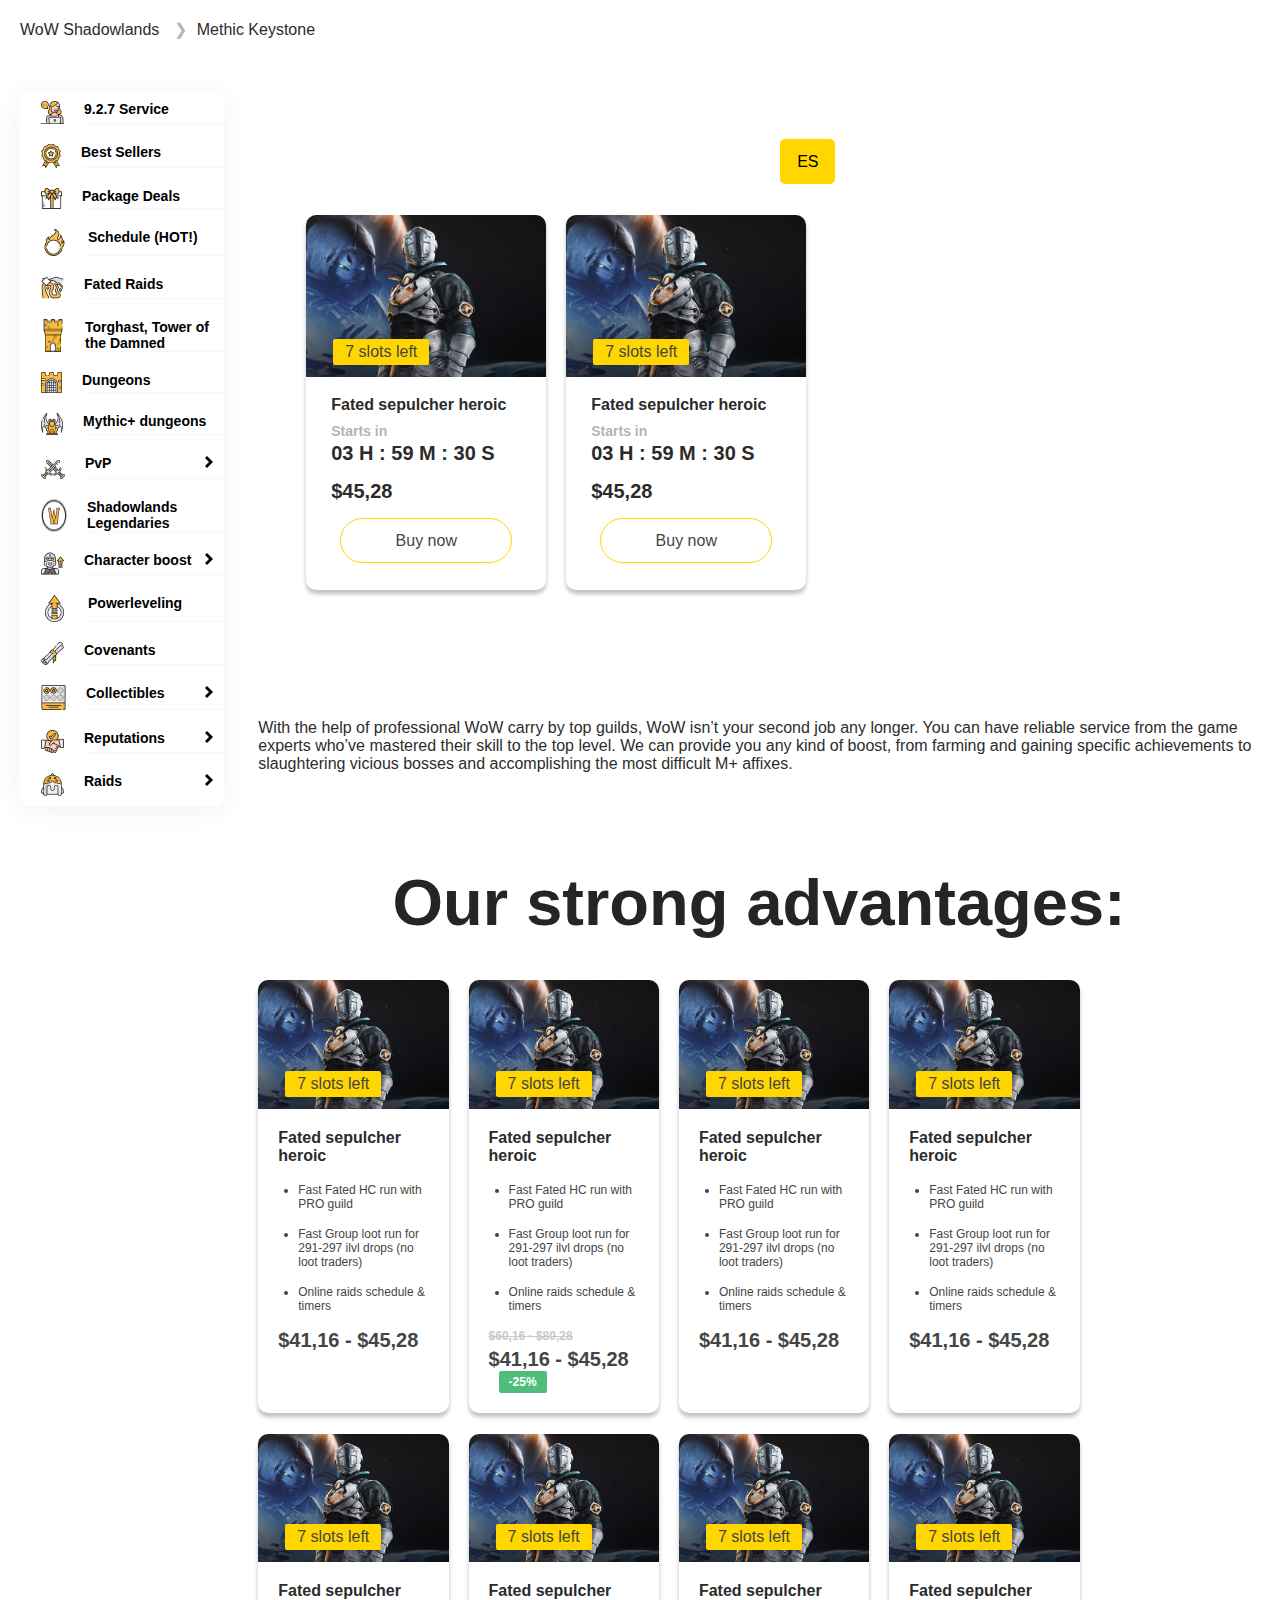
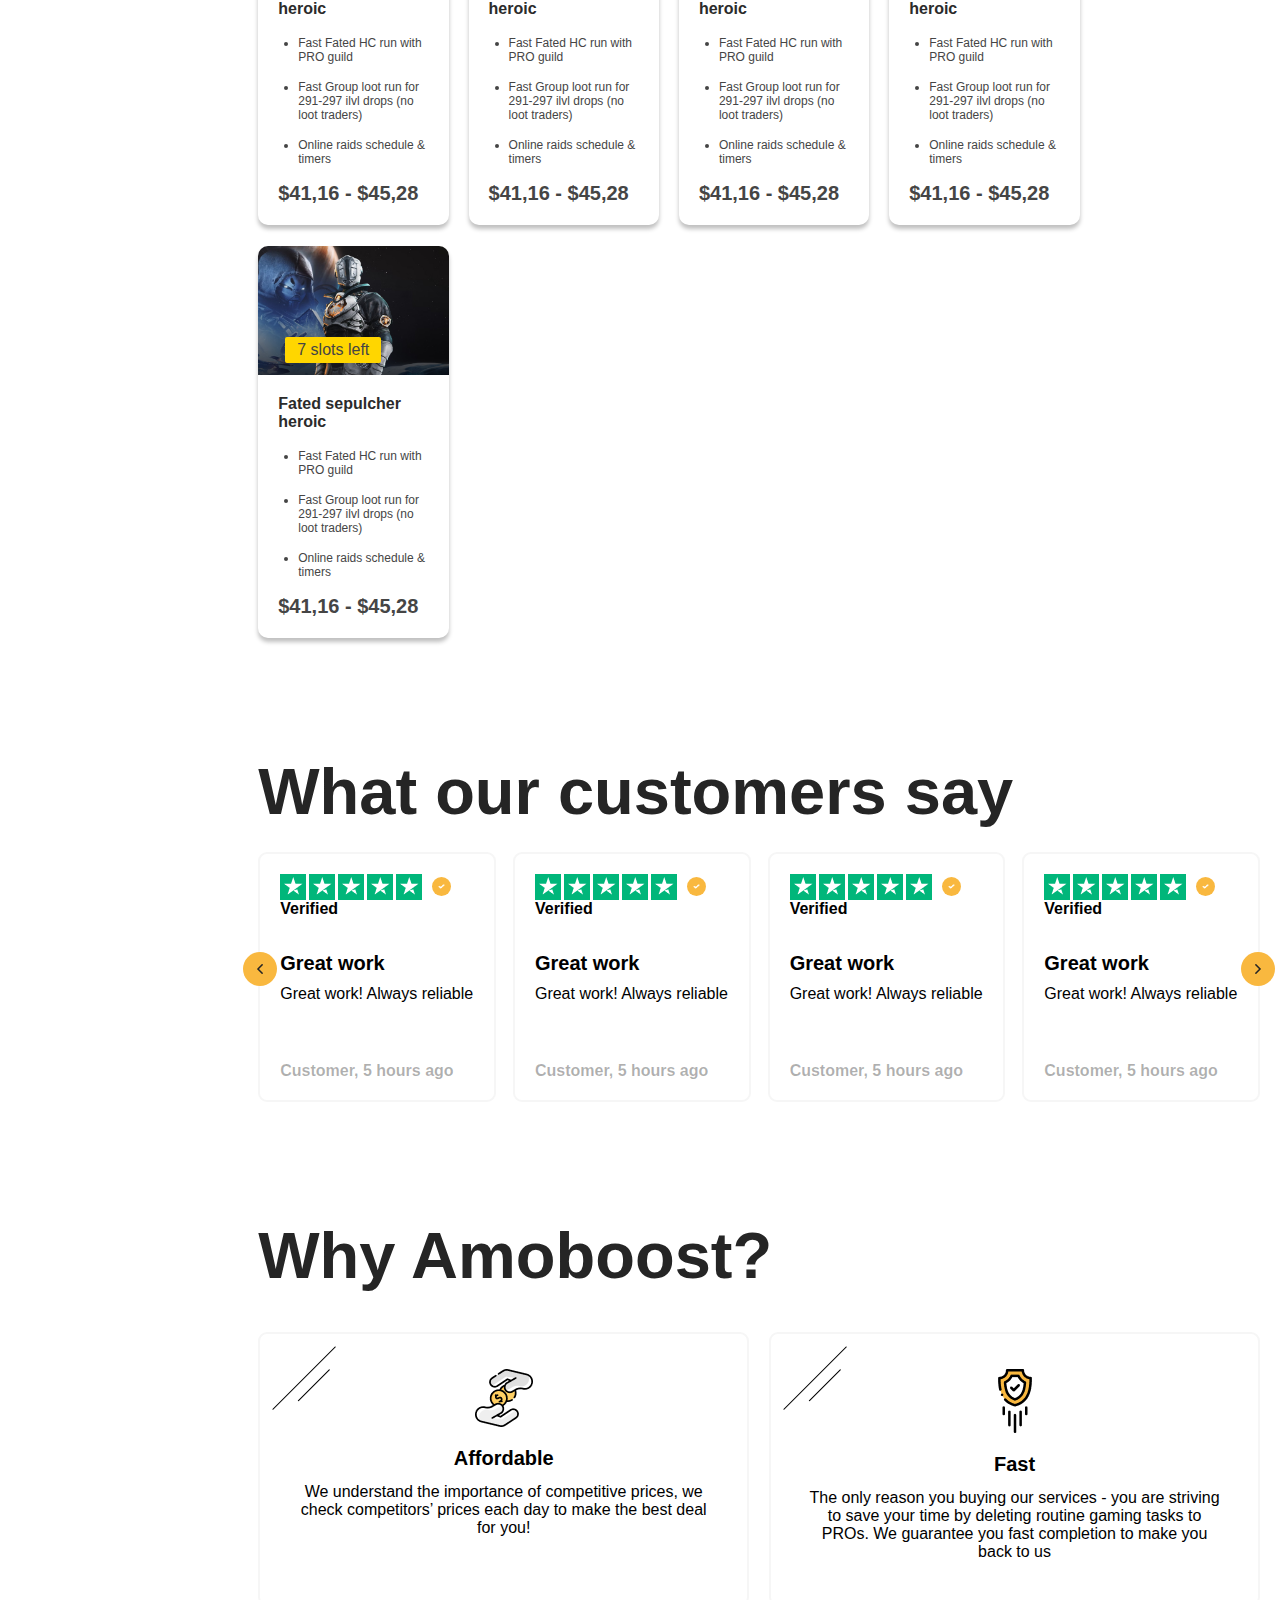
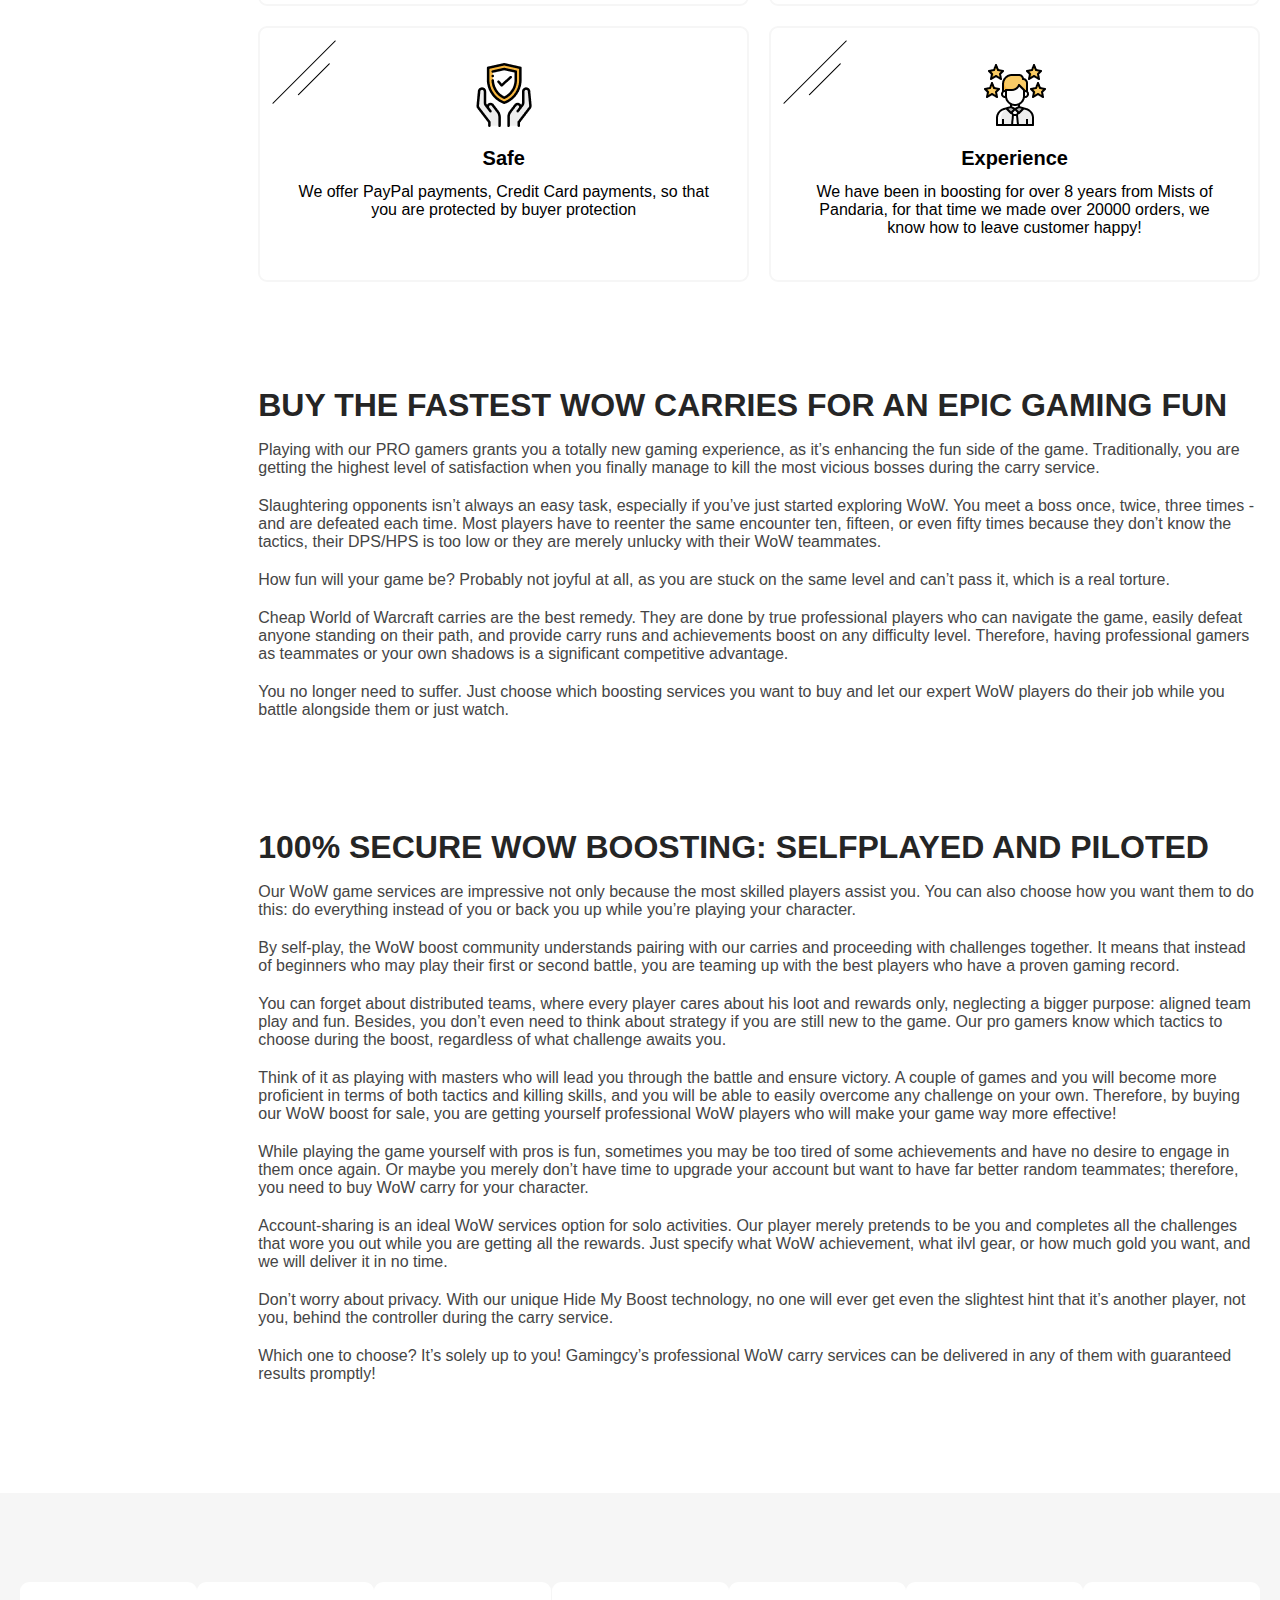
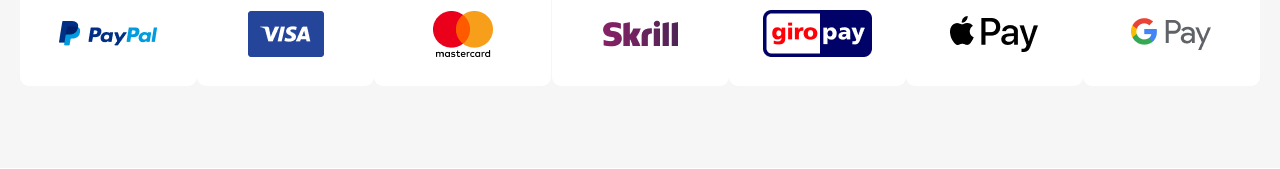
<file: catalog.html>
<!DOCTYPE html>
<html lang="en">
  <head>
    <meta charset="UTF-8" />
    <meta http-equiv="X-UA-Compatible" content="IE=edge" />
    <meta name="viewport" content="width=device-width, initial-scale=1.0" />
    <title>AMOBOOST</title>
    <link href="https://fonts.cdnfonts.com/css/gilroy-bold?styles=20876,20877,20878,20879,20880" rel="stylesheet" />
    <script src="https://ajax.googleapis.com/ajax/libs/jquery/3.6.1/jquery.min.js"></script>
    <link rel="stylesheet" href="style.css" />
  </head>
  <body>
    <header></header>
    <main>
      <section class="section catalog">
        <div class="container catalog__container">
          <ul class="list breadcrumb">
            <li class="breadcrumb__item"><a class="link" href="">WoW Shadowlands</a></li>
            <li class="breadcrumb__item"><a class="link" href="">Methic Keystone</a></li>
          </ul>
          <div class="container__inner">
            <div class="catalog__menu">
              <a class="catalog__trigger-button">
                <div class="catalog__inner">
                  <div class="catalog__img">
                    <img class="open" src="./images/setting.png" alt="" width="26" height="26" />
                    <img class="close" src="./images/close.png" alt="" width="19" height="19" />
                  </div>
                  <p class="open__text">Catalog</p>
                  <p class="close__text">Close</p>
                </div>
              </a>
              <ul class="list catalog__list">
                <li class="catalog__item">
                  <a class="link catalog__item-link" href="">
                    <img class="catalog__item-img" src="./images/catalog/1.png" alt="" />
                    <p class="catalog__item-text">9.2.7 Service</p>
                  </a>
                </li>
                <li class="catalog__item">
                  <a class="link catalog__item-link" href="">
                    <img class="catalog__item-img" src="./images/catalog/2.png" alt="" />
                    <p class="catalog__item-text">Best Sellers</p>
                  </a>
                </li>
                <li class="catalog__item">
                  <a class="link catalog__item-link" href="">
                    <img class="catalog__item-img" src="./images/catalog/3.png" alt="" />
                    <p class="catalog__item-text">Package Deals</p>
                  </a>
                </li>
                <li class="catalog__item">
                  <a class="link catalog__item-link" href="">
                    <img class="catalog__item-img" src="./images/catalog/4.png" alt="" />
                    <p class="catalog__item-text">Schedule (HOT!)</p>
                  </a>
                </li>
                <li class="catalog__item">
                  <a class="link catalog__item-link" href="">
                    <img class="catalog__item-img" src="./images/catalog/5.png" alt="" />
                    <p class="catalog__item-text">Fated Raids</p>
                  </a>
                </li>
                <li class="catalog__item">
                  <a class="link catalog__item-link" href="">
                    <img class="catalog__item-img" src="./images/catalog/6.png" alt="" />
                    <p class="catalog__item-text">Torghast, Tower of the Damned</p>
                  </a>
                </li>
                <li class="catalog__item">
                  <a class="link catalog__item-link" href="">
                    <img class="catalog__item-img" src="./images/catalog/7.png" alt="" />
                    <p class="catalog__item-text">Dungeons</p>
                  </a>
                </li>
                <li class="catalog__item">
                  <a class="link catalog__item-link" href="">
                    <img class="catalog__item-img" src="./images/catalog/8.png" alt="" />
                    <p class="catalog__item-text">Mythic+ dungeons</p>
                  </a>
                </li>
                <li class="catalog__item">
                  <a class="link catalog__item-link" href="">
                    <img class="catalog__item-img" src="./images/catalog/9.png" alt="" />
                    <p class="catalog__item-text">PvP</p>
                    <span class="catalog__item-arrow"><img src="./images/catalog/Vector 33.png" alt="" /></span>
                  </a>
                </li>
                <li class="catalog__item">
                  <a class="link catalog__item-link" href="">
                    <img class="catalog__item-img" src="./images/catalog/10.png" alt="" />
                    <p class="catalog__item-text">Shadowlands Legendaries</p>
                  </a>
                </li>
                <li class="catalog__item">
                  <a class="link catalog__item-link" href="">
                    <img class="catalog__item-img" src="./images/catalog/11.png" alt="" />
                    
                      <p class="catalog__item-text">Character boost</p>
                      <span class="catalog__item-arrow"><img src="./images/catalog/Vector 33.png" alt="" /></span>
                  
                  </a>
                </li>
                <li class="catalog__item">
                  <a class="link catalog__item-link" href="">
                    <img class="catalog__item-img" src="./images/catalog/12.png" alt="" />
                    <p class="catalog__item-text">Powerleveling</p>
                  </a>
                </li>
                <li class="catalog__item">
                  <a class="link catalog__item-link" href="">
                    <img class="catalog__item-img" src="./images/catalog/13.png" alt="" />
                    <p class="catalog__item-text">Covenants</p>
                  </a>
                </li>
                <li class="catalog__item">
                  <a class="link catalog__item-link" href="">
                    <img class="catalog__item-img" src="./images/catalog/14.png" alt="" />
                    <p class="catalog__item-text">Collectibles</p>
                    <span class="catalog__item-arrow"><img src="./images/catalog/Vector 33.png" alt="" /></span>
                  </a>
                </li>
                <li class="catalog__item">
                  <a class="link catalog__item-link" href="">
                    <img class="catalog__item-img" src="./images/catalog/15.png" alt="" />
                    <p class="catalog__item-text">Reputations</p>
                    <span class="catalog__item-arrow"><img src="./images/catalog/Vector 33.png" alt="" /></span>
                  </a>
                </li>
                <li class="catalog__item">
                  <a class="link catalog__item-link" href="">
                    <img class="catalog__item-img" src="./images/catalog/16.png" alt="" />
                    <p class="catalog__item-text">Raids</p>
                    <span class="catalog__item-arrow"><img src="./images/catalog/Vector 33.png" alt="" /></span>
                  </a>
                </li>
              </ul>
            </div>
            <div class="catalog__info">
              <div class="actual">
                <div class="actual__bg">
                  <div class="actual__bg--padding">
                    <p class="actual__bg-text">Get your carry tonight!</p>
                    <div class="actual__bg-inner">
                      <p class="actual__bg-title">All raids are fated now</p>
                      <a class="link actual__bg-lang" href="">US </a>
                      <a class="link actual__bg-lang actual__bg-lang--color" href="">ES</a>
                    </div>
                    <ul class="list actual__list">
                      <li class="actual__item">
                        <div class="actual__img">
                          <img src="./images/img_card.jpg" alt="" width="240" />
                          <p class="actual__img-text">7 slots left</p>
                        </div>
                        <div class="actual__info">
                          <p class="actual__info-title">Fated sepulcher heroic</p>
                          <p class="actual__info-text">Starts in</p>
                          <p class="actual__info-timer">03 H : 59 M : 30 S</p>
                          <p class="actual__info-cash">$45,28</p>
                          <a class="link actual__btn" href="">Buy now</a>
                        </div>
                      </li>
                      <li class="actual__item">
                        <div class="actual__img">
                          <img src="./images/img_card.jpg" alt="" width="240" />
                          <p class="actual__img-text">7 slots left</p>
                        </div>
                        <div class="actual__info">
                          <p class="actual__info-title">Fated sepulcher heroic</p>
                          <p class="actual__info-text">Starts in</p>
                          <p class="actual__info-timer">03 H : 59 M : 30 S</p>
                          <p class="actual__info-cash">$45,28</p>
                          <a class="link actual__btn" href="">Buy now</a>
                        </div>
                      </li>
                    </ul>
                  </div>
                </div>
                <p class="actual__text">
                  With the help of professional WoW carry by top guilds, WoW isn’t your second job any longer. You can
                  have reliable service from the game experts who’ve mastered their skill to the top level. We can
                  provide you any kind of boost, from farming and gaining specific achievements to slaughtering vicious
                  bosses and accomplishing the most difficult M+ affixes.
                </p>
              </div>
              <div class="cards">
                <h2 class="secondary__title cards__title">Our strong advantages:</h2>
                <ul class="list cards__list">
                  <li class="card__item">
                    <div class="card__img">
                      <img src="./images/img_card.jpg" alt="" width="319" height= />
                      <p class="card__img-text">7 slots left</p>
                    </div>
                    <div class="card__info">
                      <p class="card__info-title">Fated sepulcher heroic</p>
                      <ul class="card__info-list">
                        <li class="card__info-item">Fast Fated HC run with PRO guild</li>
                        <li class="card__info-item">Fast Group loot run for 291-297 ilvl drops (no loot traders)</li>
                        <li class="card__info-item">Online raids schedule & timers</li>
                      </ul>
                      <p class="card__info-text">$41,16 - $45,28</p>
                    </div>
                  </li>
                  <li class="card__item">
                    <div class="card__img">
                      <img src="./images/img_card.jpg" alt="" width="319" />
                      <p class="card__img-text">7 slots left</p>
                    </div>
                    <div class="card__info">
                      <p class="card__info-title">Fated sepulcher heroic</p>
                      <ul class="card__info-list">
                        <li class="card__info-item">Fast Fated HC run with PRO guild</li>
                        <li class="card__info-item">Fast Group loot run for 291-297 ilvl drops (no loot traders)</li>
                        <li class="card__info-item">Online raids schedule & timers</li>
                      </ul>
                      <p class="card__info-text--sale">$60,16 - $80,28</p>
                      <div class="sale__inner">
                        <p class="card__info-text card__info-text--label">$41,16 - $45,28</p>
                        <span class="sale">-25%</span>
                      </div>
                    </div>
                  </li>
                  <li class="card__item">
                    <div class="card__img">
                      <img src="./images/img_card.jpg" alt="" width="319" />
                      <p class="card__img-text">7 slots left</p>
                    </div>
                    <div class="card__info">
                      <p class="card__info-title">Fated sepulcher heroic</p>
                      <ul class="card__info-list">
                        <li class="card__info-item">Fast Fated HC run with PRO guild</li>
                        <li class="card__info-item">Fast Group loot run for 291-297 ilvl drops (no loot traders)</li>
                        <li class="card__info-item">Online raids schedule & timers</li>
                      </ul>
                      <p class="card__info-text">$41,16 - $45,28</p>
                    </div>
                  </li>
                  <li class="card__item">
                    <div class="card__img">
                      <img src="./images/img_card.jpg" alt="" width="319" />
                      <p class="card__img-text">7 slots left</p>
                    </div>
                    <div class="card__info">
                      <p class="card__info-title">Fated sepulcher heroic</p>
                      <ul class="card__info-list">
                        <li class="card__info-item">Fast Fated HC run with PRO guild</li>
                        <li class="card__info-item">Fast Group loot run for 291-297 ilvl drops (no loot traders)</li>
                        <li class="card__info-item">Online raids schedule & timers</li>
                      </ul>
                      <p class="card__info-text">$41,16 - $45,28</p>
                    </div>
                  </li>
                  <li class="card__item">
                    <div class="card__img">
                      <img src="./images/img_card.jpg" alt="" width="319" />
                      <p class="card__img-text">7 slots left</p>
                    </div>
                    <div class="card__info">
                      <p class="card__info-title">Fated sepulcher heroic</p>
                      <ul class="card__info-list">
                        <li class="card__info-item">Fast Fated HC run with PRO guild</li>
                        <li class="card__info-item">Fast Group loot run for 291-297 ilvl drops (no loot traders)</li>
                        <li class="card__info-item">Online raids schedule & timers</li>
                      </ul>
                      <p class="card__info-text">$41,16 - $45,28</p>
                    </div>
                  </li>
                  <li class="card__item">
                    <div class="card__img">
                      <img src="./images/img_card.jpg" alt="" width="319" />
                      <p class="card__img-text">7 slots left</p>
                    </div>
                    <div class="card__info">
                      <p class="card__info-title">Fated sepulcher heroic</p>
                      <ul class="card__info-list">
                        <li class="card__info-item">Fast Fated HC run with PRO guild</li>
                        <li class="card__info-item">Fast Group loot run for 291-297 ilvl drops (no loot traders)</li>
                        <li class="card__info-item">Online raids schedule & timers</li>
                      </ul>
                      <p class="card__info-text">$41,16 - $45,28</p>
                    </div>
                  </li>
                  <li class="card__item">
                    <div class="card__img">
                      <img src="./images/img_card.jpg" alt="" width="319" />
                      <p class="card__img-text">7 slots left</p>
                    </div>
                    <div class="card__info">
                      <p class="card__info-title">Fated sepulcher heroic</p>
                      <ul class="card__info-list">
                        <li class="card__info-item">Fast Fated HC run with PRO guild</li>
                        <li class="card__info-item">Fast Group loot run for 291-297 ilvl drops (no loot traders)</li>
                        <li class="card__info-item">Online raids schedule & timers</li>
                      </ul>
                      <p class="card__info-text">$41,16 - $45,28</p>
                    </div>
                  </li>
                  <li class="card__item">
                    <div class="card__img">
                      <img src="./images/img_card.jpg" alt="" width="319" />
                      <p class="card__img-text">7 slots left</p>
                    </div>
                    <div class="card__info">
                      <p class="card__info-title">Fated sepulcher heroic</p>
                      <ul class="card__info-list">
                        <li class="card__info-item">Fast Fated HC run with PRO guild</li>
                        <li class="card__info-item">Fast Group loot run for 291-297 ilvl drops (no loot traders)</li>
                        <li class="card__info-item">Online raids schedule & timers</li>
                      </ul>
                      <p class="card__info-text">$41,16 - $45,28</p>
                    </div>
                  </li>
                  <li class="card__item">
                    <div class="card__img">
                      <img src="./images/img_card.jpg" alt="" width="319" />
                      <p class="card__img-text">7 slots left</p>
                    </div>
                    <div class="card__info">
                      <p class="card__info-title">Fated sepulcher heroic</p>
                      <ul class="card__info-list">
                        <li class="card__info-item">Fast Fated HC run with PRO guild</li>
                        <li class="card__info-item">Fast Group loot run for 291-297 ilvl drops (no loot traders)</li>
                        <li class="card__info-item">Online raids schedule & timers</li>
                      </ul>
                      <p class="card__info-text">$41,16 - $45,28</p>
                    </div>
                  </li>
                </ul>
                <a class="link cards__btn" href="">Show more</a>
              </div>
              <div class="reviews">
                <h2 class="secondary__title reviews__title">What our customers say</h2>
                <div class="arrow-left">
                  <img src="./images/arrow.png" alt="" width="6" height="10" />
                </div>
                <div class="arrow-right">
                  <img src="./images/arrow-right.png" alt="" width="6" height="10" />
                </div>
                <ul class="list reviews__list">
                  <li class="reviews__item">
                    <div class="reviews__item-inner">
                      <ul class="list reviews__stars-list">
                        <li class="reviews__star"><img src="./images/star-g.png" alt="" /></li>
                        <li class="reviews__star"><img src="./images/star-g.png" alt="" /></li>
                        <li class="reviews__star"><img src="./images/star-g.png" alt="" /></li>
                        <li class="reviews__star"><img src="./images/star-g.png" alt="" /></li>
                        <li class="reviews__star"><img src="./images/star-g.png" alt="" /></li>
                      </ul>
                      <span class="reviews__verif-icon"
                        ><img src="./images/Vector.png" alt="" width="7" height="5"
                      /></span>
                      <p class="reviews__verif">Verified</p>
                    </div>
                    <p class="reviews__item-title">Great work</p>
                    <p class="reviews__item-text">Great work! Always reliable</p>
                    <p class="reviews__item-time">Customer, 5 hours ago</p>
                  </li>
                  <li class="reviews__item">
                    <div class="reviews__item-inner">
                      <ul class="list reviews__stars-list">
                        <li class="reviews__star"><img src="./images/star-g.png" alt="" /></li>
                        <li class="reviews__star"><img src="./images/star-g.png" alt="" /></li>
                        <li class="reviews__star"><img src="./images/star-g.png" alt="" /></li>
                        <li class="reviews__star"><img src="./images/star-g.png" alt="" /></li>
                        <li class="reviews__star"><img src="./images/star-g.png" alt="" /></li>
                      </ul>
                      <span class="reviews__verif-icon"
                        ><img src="./images/Vector.png" alt="" width="7" height="5"
                      /></span>
                      <p class="reviews__verif">Verified</p>
                    </div>
                    <p class="reviews__item-title">Great work</p>
                    <p class="reviews__item-text">Great work! Always reliable</p>
                    <p class="reviews__item-time">Customer, 5 hours ago</p>
                  </li>
                  <li class="reviews__item">
                    <div class="reviews__item-inner">
                      <ul class="list reviews__stars-list">
                        <li class="reviews__star"><img src="./images/star-g.png" alt="" /></li>
                        <li class="reviews__star"><img src="./images/star-g.png" alt="" /></li>
                        <li class="reviews__star"><img src="./images/star-g.png" alt="" /></li>
                        <li class="reviews__star"><img src="./images/star-g.png" alt="" /></li>
                        <li class="reviews__star"><img src="./images/star-g.png" alt="" /></li>
                      </ul>
                      <span class="reviews__verif-icon"
                        ><img src="./images/Vector.png" alt="" width="7" height="5"
                      /></span>
                      <p class="reviews__verif">Verified</p>
                    </div>
                    <p class="reviews__item-title">Great work</p>
                    <p class="reviews__item-text">Great work! Always reliable</p>
                    <p class="reviews__item-time">Customer, 5 hours ago</p>
                  </li>
                  <li class="reviews__item">
                    <div class="reviews__item-inner">
                      <ul class="list reviews__stars-list">
                        <li class="reviews__star"><img src="./images/star-g.png" alt="" /></li>
                        <li class="reviews__star"><img src="./images/star-g.png" alt="" /></li>
                        <li class="reviews__star"><img src="./images/star-g.png" alt="" /></li>
                        <li class="reviews__star"><img src="./images/star-g.png" alt="" /></li>
                        <li class="reviews__star"><img src="./images/star-g.png" alt="" /></li>
                      </ul>
                      <span class="reviews__verif-icon"
                        ><img src="./images/Vector.png" alt="" width="7" height="5"
                      /></span>
                      <p class="reviews__verif">Verified</p>
                    </div>
                    <p class="reviews__item-title">Great work</p>
                    <p class="reviews__item-text">Great work! Always reliable</p>
                    <p class="reviews__item-time">Customer, 5 hours ago</p>
                  </li>
                </ul>
              </div>
              <div class="whywe">
                <h2 class="secondary__title whywe__title">Why Amoboost?</h2>
                <ul class="list whywe__list">
                  <li class="whywe__item">
                    <img class="whywe__item-line" src="./images/line.png" alt="" />
                    <img class="whywe__item-img" src="./images/why1.png" alt="" />
                    <h3 class="whywe__item-title">Affordable</h3>
                    <p class="whywe__item-text">
                      We understand the importance of competitive prices, we check competitors’ prices each day to make
                      the best deal for you!
                    </p>
                  </li>
                  <li class="whywe__item">
                    <img class="whywe__item-line" src="./images/line.png" alt="" />
                    <img class="whywe__item-img" src="./images/why2.png" alt="" />
                    <h3 class="whywe__item-title">Fast</h3>
                    <p class="whywe__item-text">
                      The only reason you buying our services - you are striving to save your time by deleting routine
                      gaming tasks to PROs. We guarantee you fast completion to make you back to us
                    </p>
                  </li>
                  <li class="whywe__item">
                    <img class="whywe__item-line" src="./images/line.png" alt="" />
                    <img class="whywe__item-img" src="./images/why3.png" alt="" />
                    <h3 class="whywe__item-title">Safe</h3>
                    <p class="whywe__item-text">
                      We offer PayPal payments, Credit Card payments, so that you are protected by buyer protection
                    </p>
                  </li>
                  <li class="whywe__item">
                    <img class="whywe__item-line" src="./images/line.png" alt="" />
                    <img class="whywe__item-img" src="./images/why4.png" alt="" />
                    <h3 class="whywe__item-title">Experience</h3>
                    <p class="whywe__item-text">
                      We have been in boosting for over 8 years from Mists of Pandaria, for that time we made over 20000
                      orders, we know how to leave customer happy!
                    </p>
                  </li>
                </ul>
              </div>
              <div class="info">
                <div class="info__inner">
                  <h3 class="info__title">BUY THE FASTEST WOW CARRIES FOR AN EPIC GAMING FUN</h3>
                  <p class="info__text">
                    Playing with our PRO gamers grants you a totally new gaming experience, as it’s enhancing the fun
                    side of the game. Traditionally, you are getting the highest level of satisfaction when you finally
                    manage to kill the most vicious bosses during the carry service.
                  </p>
                  <p class="info__text">
                    Slaughtering opponents isn’t always an easy task, especially if you’ve just started exploring WoW.
                    You meet a boss once, twice, three times - and are defeated each time. Most players have to reenter
                    the same encounter ten, fifteen, or even fifty times because they don’t know the tactics, their
                    DPS/HPS is too low or they are merely unlucky with their WoW teammates.
                  </p>
                  <p class="info__text">
                    How fun will your game be? Probably not joyful at all, as you are stuck on the same level and can’t
                    pass it, which is a real torture.
                  </p>
                  <p class="info__text">
                    Cheap World of Warcraft carries are the best remedy. They are done by true professional players who
                    can navigate the game, easily defeat anyone standing on their path, and provide carry runs and
                    achievements boost on any difficulty level. Therefore, having professional gamers as teammates or
                    your own shadows is a significant competitive advantage.
                  </p>
                  <p class="info__text">
                    You no longer need to suffer. Just choose which boosting services you want to buy and let our expert
                    WoW players do their job while you battle alongside them or just watch.
                  </p>
                </div>
                <div class="info__inner">
                  <h3 class="info__title">100% SECURE WOW BOOSTING: SELFPLAYED AND PILOTED</h3>
                  <p class="info__text">
                    Our WoW game services are impressive not only because the most skilled players assist you. You can
                    also choose how you want them to do this: do everything instead of you or back you up while you’re
                    playing your character.
                  </p>
                  <p class="info__text">
                    By self-play, the WoW boost community understands pairing with our carries and proceeding with
                    challenges together. It means that instead of beginners who may play their first or second battle,
                    you are teaming up with the best players who have a proven gaming record.
                  </p>
                  <p class="info__text">
                    You can forget about distributed teams, where every player cares about his loot and rewards only,
                    neglecting a bigger purpose: aligned team play and fun. Besides, you don’t even need to think about
                    strategy if you are still new to the game. Our pro gamers know which tactics to choose during the
                    boost, regardless of what challenge awaits you.
                  </p>
                  <p class="info__text">
                    Think of it as playing with masters who will lead you through the battle and ensure victory. A
                    couple of games and you will become more proficient in terms of both tactics and killing skills, and
                    you will be able to easily overcome any challenge on your own. Therefore, by buying our WoW boost
                    for sale, you are getting yourself professional WoW players who will make your game way more
                    effective!
                  </p>
                  <p class="info__text">
                    While playing the game yourself with pros is fun, sometimes you may be too tired of some
                    achievements and have no desire to engage in them once again. Or maybe you merely don’t have time to
                    upgrade your account but want to have far better random teammates; therefore, you need to buy WoW
                    carry for your character.
                  </p>
                  <p class="info__text">
                    Account-sharing is an ideal WoW services option for solo activities. Our player merely pretends to
                    be you and completes all the challenges that wore you out while you are getting all the rewards.
                    Just specify what WoW achievement, what ilvl gear, or how much gold you want, and we will deliver it
                    in no time.
                  </p>
                  <p class="info__text">
                    Don’t worry about privacy. With our unique Hide My Boost technology, no one will ever get even the
                    slightest hint that it’s another player, not you, behind the controller during the carry service.
                  </p>
                  <p class="info__text">
                    Which one to choose? It’s solely up to you! Gamingcy’s professional WoW carry services can be
                    delivered in any of them with guaranteed results promptly!
                  </p>
                </div>
              </div>
            </div>
          </div>
        </div>
      </section>
      <section class="section payment">
        <div class="container payment__container">
          <ul class="list payment__list">
            <li class="payment__item">
              <picture class="payment__img">
                <source media="(min-width: 1024px )" srcset="./images/pay_home/1-desk.png" />
                <source media="(min-width:768px)" srcset="./images/pay_home/1-tab.png" />
                <img src="./images/pay_home/1.png" alt="" />
              </picture>
            </li>
            <li class="payment__item">
              <picture class="payment__img">
                <source media="(min-width: 1024px )" srcset="./images/pay_home/2-desk.png" />
                <source media="(min-width:768px)" srcset="./images/pay_home/2-tab.png" />
                <img src="./images/pay_home/2.png" alt="" />
              </picture>
            </li>
            <li class="payment__item">
              <picture class="payment__img">
                <source media="(min-width: 1024px )" srcset="./images/pay_home/3-desk.png" />
                <source media="(min-width:768px)" srcset="./images/pay_home/3-tab.png" />
                <img src="./images/pay_home/3.png" alt="" />
              </picture>
            </li>
            <li class="payment__item">
              <picture class="payment__img">
                <source media="(min-width: 1024px )" srcset="./images/pay_home/4-desk.png" />
                <source media="(min-width:768px)" srcset="./images/pay_home/4-tab.png" />
                <img src="./images/pay_home/4.png" alt="" />
              </picture>
            </li>
            <li class="payment__item">
              <picture class="payment__img">
                <source media="(min-width: 1024px )" srcset="./images/pay_home/5-desk.png" />
                <source media="(min-width:768px)" srcset="./images/pay_home/5-tab.png" />
                <img src="./images/pay_home/5.png" alt="" />
              </picture>
            </li>
            <li class="payment__item">
              <picture class="payment__img">
                <source media="(min-width: 1024px )" srcset="./images/pay_home/6-desk.png" />
                <source media="(min-width:768px)" srcset="./images/pay_home/6-tab.png" />
                <img src="./images/pay_home/6.png" alt="" />
              </picture>
            </li>
            <li class="payment__item">
              <picture class="payment__img">
                <source media="(min-width: 1024px )" srcset="./images/pay_home/7-desk.png" />
                <source media="(min-width:768px)" srcset="./images/pay_home/7-tab.png" />
                <img src="./images/pay_home/7.png" alt="" />
              </picture>
            </li>
          </ul>
        </div>
      </section>
    </main>
    <footer></footer>
    <script>
      jQuery('.catalog__trigger-button').on('click', function () {
        jQuery('.catalog__list').toggleClass('active')
      })
    </script>
  </body>
</html>
</file>
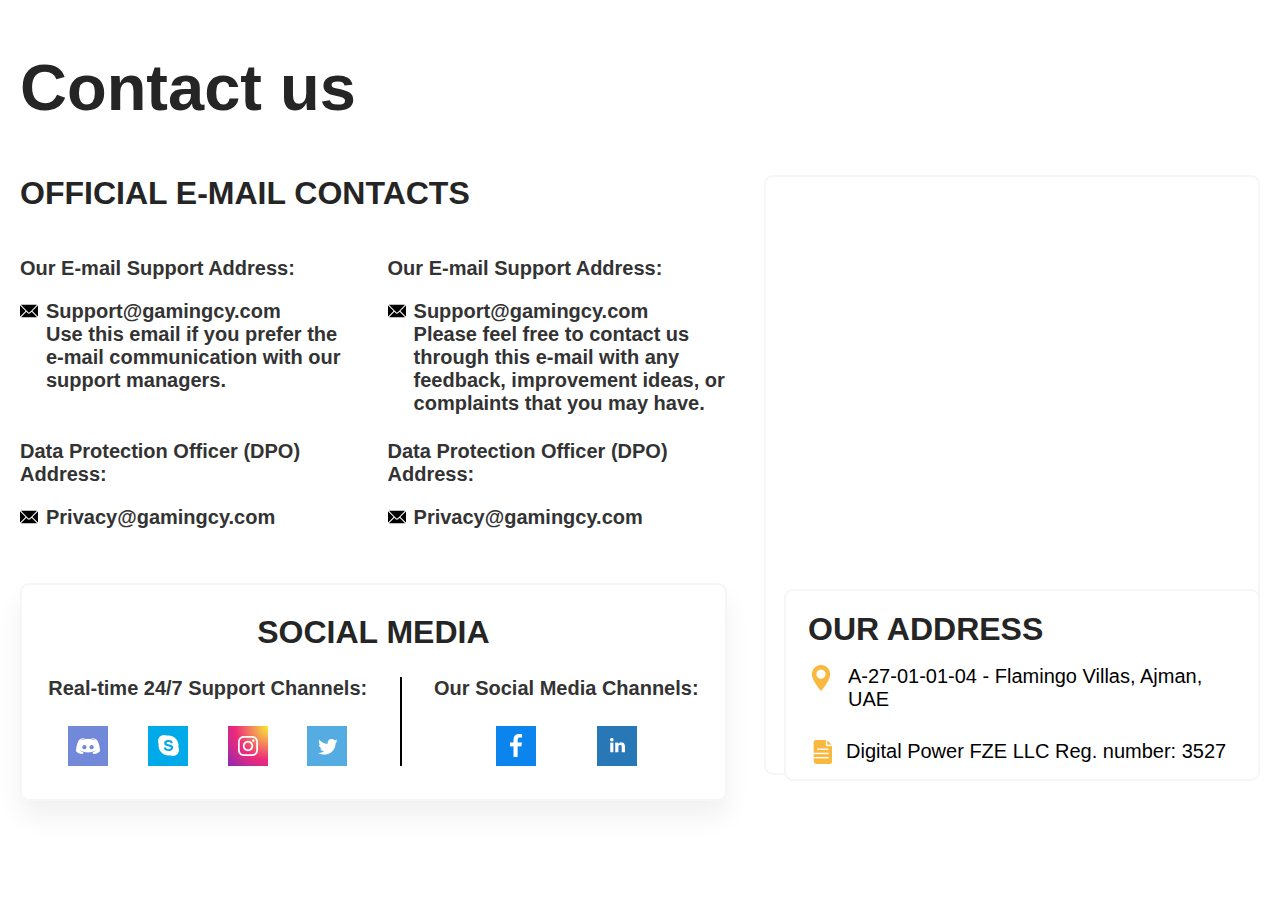
<file: contact.html>
<!DOCTYPE html>
<html lang="en">
  <head>
    <meta charset="UTF-8" />
    <meta http-equiv="X-UA-Compatible" content="IE=edge" />
    <meta name="viewport" content="width=device-width, initial-scale=1.0" />
    <title>AMOBOOST</title>
    <link href="https://fonts.cdnfonts.com/css/gilroy-bold?styles=20876,20877,20878,20879,20880" rel="stylesheet" />
    <link rel="stylesheet" href="style.css" />
  </head>
  <body>
    <header></header>
    <main>
      <section>
        <div class="container title__container">
          <h1 class="title__contact">Contact us</h1>
        </div>
      </section>
      <section>
        <div class="container contact__container">
          <div class="contact__wrap">
            <div class="contact__wrap-left">
              <h2 class="mail__title">Official e-mail contacts</h2>
              <ul class="list contact__list">
                <li class="contact__item">
                  <h3>Our E-mail Support Address:</h3>
                  <div class="email__inner">
                    <div class="email__inner-img">
                      <img src="./images/email.svg" alt="" width="14" height="14" />
                    </div>
                    <div class="email__inner-text">
                      <a class="link contact__mail" href="">Support@gamingcy.com </a>
                      <p class="contact__text">
                        Use this email if you prefer the e-mail communication with our support managers.
                      </p>
                    </div>
                  </div>
                </li>
                <li class="contact__item">
                  <h3>Our E-mail Support Address:</h3>
                  <div class="email__inner">
                    <div class="email__inner-img">
                      <img src="./images/email.svg" alt="" width="14" height="14" />
                    </div>
                    <div class="email__inner-text">
                      <a class="link contact__mail" href="">Support@gamingcy.com </a>
                      <p class="contact__text">
                        Please feel free to contact us through this e-mail with any feedback, improvement ideas, or
                        complaints that you may have.
                      </p>
                    </div>
                  </div>
                </li>
                <li class="contact__item">
                  <h3>Data Protection Officer (DPO) Address:</h3>
                  <div class="email__inner">
                    <div class="email__inner-img">
                      <img src="./images/email.svg" alt="" width="14" height="14" />
                    </div>
                    <a class="link contact__mail" href="">Privacy@gamingcy.com </a>
                  </div>
                </li>
                <li class="contact__item">
                  <h3>Data Protection Officer (DPO) Address:</h3>
                  <div class="email__inner">
                    <div class="email__inner-img">
                      <img src="./images/email.svg" alt="" width="14" height="14" />
                    </div>
                    <a class="link contact__mail" href="">Privacy@gamingcy.com </a>
                  </div>
                </li>
              </ul>
              <div class="social">
                <h2 class="social__title">Social media</h2>

                <div class="social__inner">
                  <div class="social__left">
                    <h3>Real-time 24/7 Support Channels:</h3>
                    <ul class="list social__left-list">
                      <li class="social__left-right"><img src="./images/diskord.png" alt="" /></li>
                      <li class="social__left-right"><img src="./images/skype.png" alt="" /></li>
                      <li class="social__left-right"><img src="./images/inst.png" alt="" /></li>
                      <li class="social__left-right"><img src="./images/twitter.png" alt="" /></li>
                    </ul>
                  </div>
                  <div class="social__line"></div>
                  <div class="social__right">
                    <h3>Our Social Media Channels:</h3>
                    <ul class="list social__right-list">
                      <li class="social__right-item"><img src="./images/fb.png" alt="" /></li>
                      <li class="social__right-item"><img src="./images/in.png" alt="" /></li>
                    </ul>
                  </div>
                </div>
              </div>
            </div>
            <div class="contact__wrap-right">
              <div class="contact__map">
                <iframe
                  src="https://www.google.com/maps/embed?pb=!1m10!1m8!1m3!1d10159.63118020692!2d30.519394551678463!3d50.46144166275576!3m2!1i1024!2i768!4f13.1!5e0!3m2!1sru!2sua!4v1670860295705!5m2!1sru!2sua"
                  allowfullscreen=""
                  loading="lazy"
                  referrerpolicy="no-referrer-when-downgrade"
                ></iframe>
              </div>
              <div class="contact__address">
                <h2>OUR ADDRESS</h2>
                <ul class="list contact__address-list">
                  <li class="list contact__address-item">
                    <img src="./images/pin.png" alt="" width="21" height="21" />
                    <p>A-27-01-01-04 - Flamingo Villas, Ajman, UAE</p>
                  </li>
                  <li class="list contact__address-item">
                    <img src="./images/img-doc.png" alt="" width="21" height="21" />
                    <p>Digital Power FZE LLC Reg. number: 3527</p>
                  </li>
                </ul>
              </div>
            </div>
          </div>
        </div>
      </section>
    </main>
    <footer></footer>
  </body>
</html>
</file>
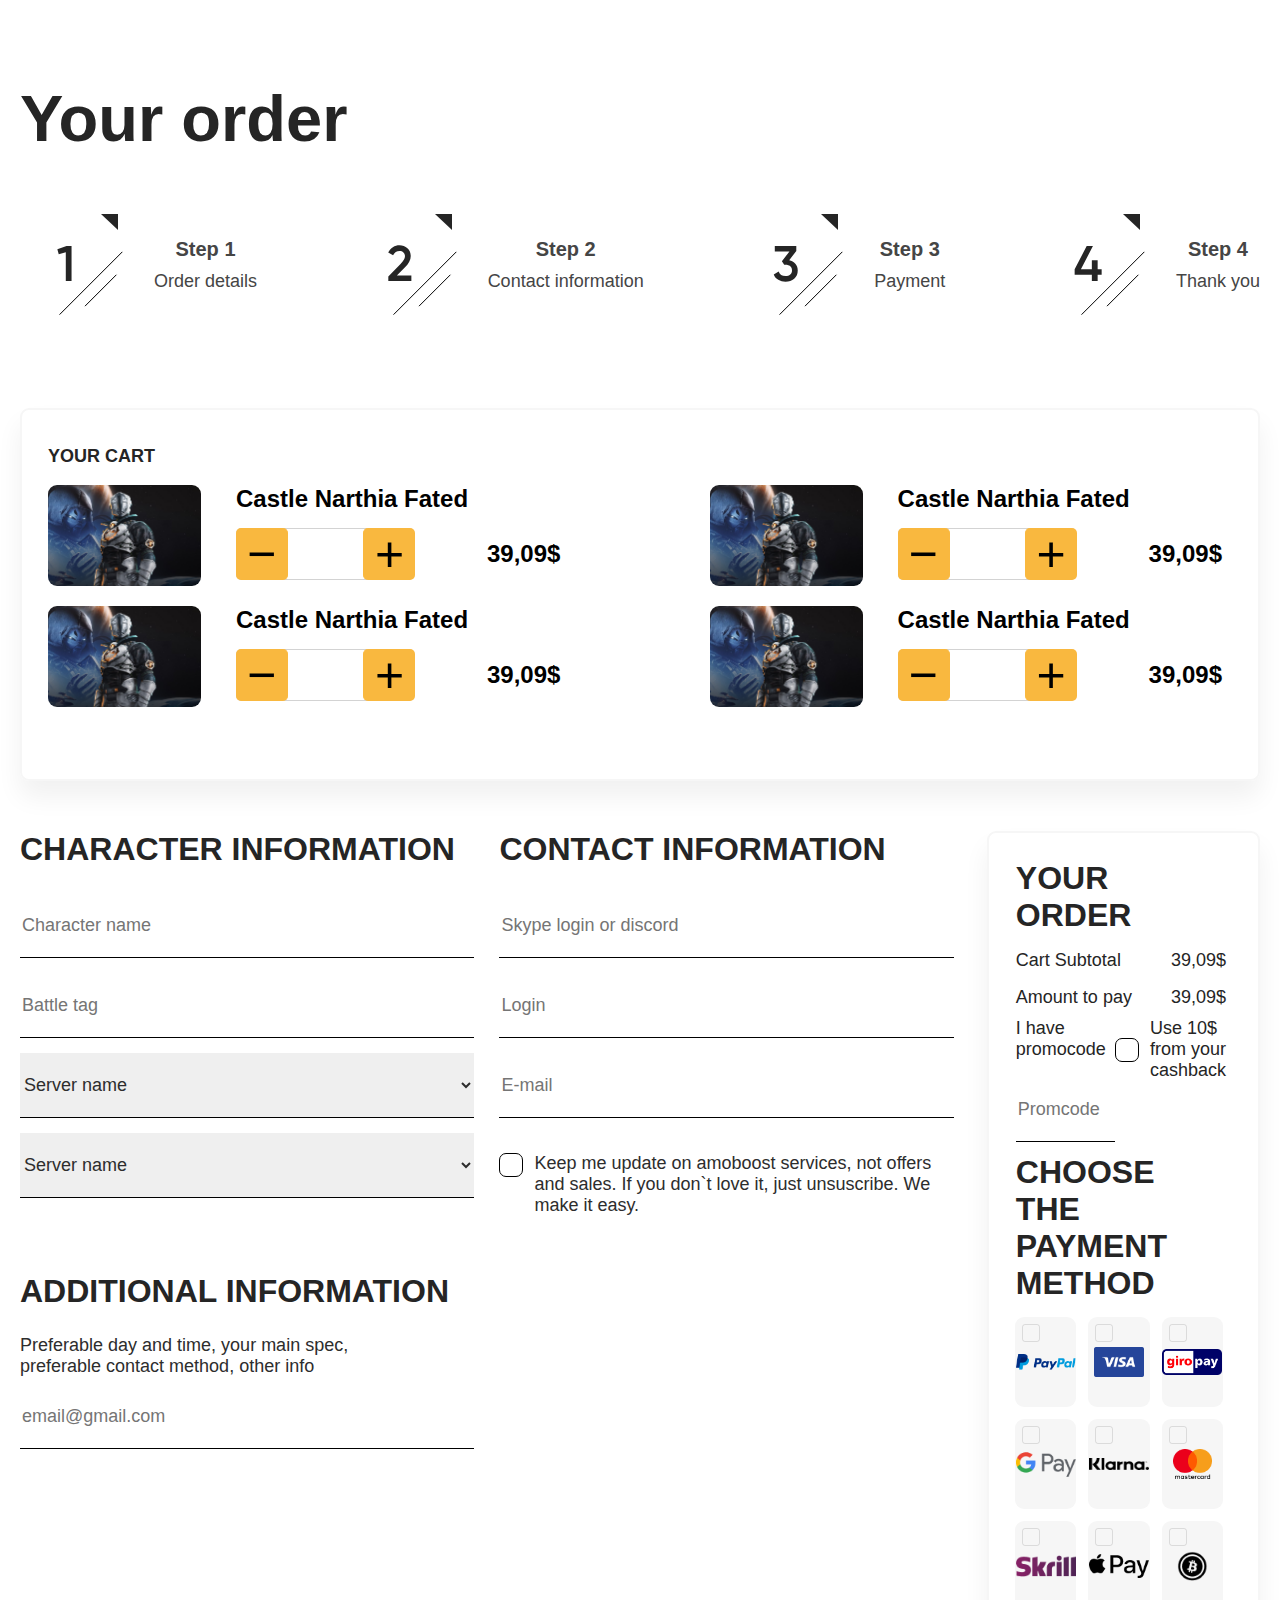
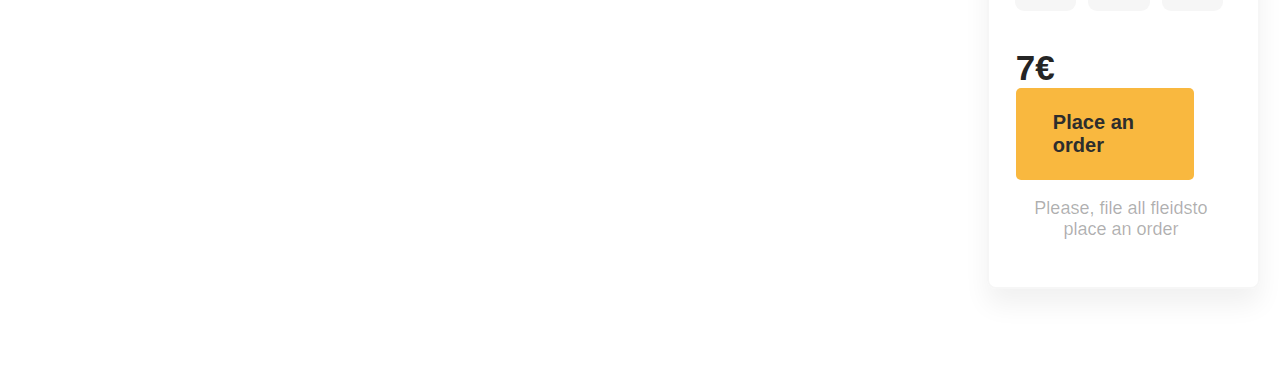
<file: order.html>
<!DOCTYPE html>
<html lang="en">
  <head>
    <meta charset="UTF-8" />
    <meta http-equiv="X-UA-Compatible" content="IE=edge" />
    <meta name="viewport" content="width=device-width, initial-scale=1.0" />
    <title>AMOBOOST</title>
    <link href="https://fonts.cdnfonts.com/css/gilroy-bold?styles=20876,20877,20878,20879,20880" rel="stylesheet" />
    <link rel="stylesheet" href="style.css" />
  </head>
  <body>
    <header></header>
    <main>
      <section class="stage">
        <div class="container stage__container">
          <h1 class="stage__title">Your order</h1>
          <ul class="list stage__list">
            <li class="stage__item">
              <img src="./images/1order.svg" alt="" />
              <div class="stage__inner">
                <p class="stage__number">Step 1</p>
                <p class="stage__text">Order details</p>
              </div>
            </li>
            <li class="stage__item">
              <img src="./images/2order.svg" alt="" />
              <div class="stage__inner">
                <p class="stage__number">Step 2</p>
                <p class="stage__text">Contact information</p>
              </div>
            </li>
            <li class="stage__item">
              <img src="./images/3order.svg" alt="" />
              <div class="stage__inner">
                <p class="stage__number">Step 3</p>
                <p class="stage__text">Payment</p>
              </div>
            </li>
            <li class="stage__item">
              <img src="./images/4order.svg" alt="" />
              <div class="stage__inner">
                <p class="stage__number">Step 4</p>
                <p class="stage__text">Thank you</p>
              </div>
            </li>
          </ul>
        </div>
      </section>
      <section class="cart">
        <div class="container cart__container">
          <div class="cart__inner">
            <h2 class="cart__title">Your cart</h2>
            <div class="cart__product-inner">
              <div class="cart__product">
                <div class="cart__product-img">
                  <img src="./images/img_card.jpg" alt="" width="72px" height="57px" />
                </div>
                <div class="cart__product-info">
                  <a class="link cart__product-title" href="">Castle Narthia Fated</a>
                  <div class="cart__product-qty-price">
                    <div class="cart__product-btn">
                      <a href="#" class="link number-minus">−</a>
                      <input class="number" type="text" />
                      <a href="#" class="link number-plus">+</a>
                    </div>
                    <span>39,09$</span>
                  </div>
                </div>
              </div>
              <div class="cart__product">
                <div class="cart__product-img">
                  <img src="./images/img_card.jpg" alt="" width="72px" height="57px" />
                </div>
                <div class="cart__product-info">
                  <a class="link cart__product-title" href="">Castle Narthia Fated</a>
                  <div class="cart__product-qty-price">
                    <div class="cart__product-btn">
                      <a href="#" class="link number-minus">−</a>
                      <input class="number" type="text" />
                      <a href="#" class="link number-plus">+</a>
                    </div>
                    <span>39,09$</span>
                  </div>
                </div>
              </div>
              <div class="cart__product">
                <div class="cart__product-img">
                  <img src="./images/img_card.jpg" alt="" width="72px" height="57px" />
                </div>
                <div class="cart__product-info">
                  <a class="link cart__product-title" href="">Castle Narthia Fated</a>
                  <div class="cart__product-qty-price">
                    <div class="cart__product-btn">
                      <a href="#" class="link number-minus">−</a>
                      <input class="number" type="text" />
                      <a href="#" class="link number-plus">+</a>
                    </div>
                    <span>39,09$</span>
                  </div>
                </div>
              </div>
              <div class="cart__product">
                <div class="cart__product-img">
                  <img src="./images/img_card.jpg" alt="" width="72px" height="57px" />
                </div>
                <div class="cart__product-info">
                  <a class="link cart__product-title" href="">Castle Narthia Fated</a>
                  <div class="cart__product-qty-price">
                    <div class="cart__product-btn">
                      <a href="#" class="link number-minus">−</a>
                      <input class="number" type="text" />
                      <a href="#" class="link number-plus">+</a>
                    </div>
                    <span>39,09$</span>
                  </div>
                </div>
              </div>
            </div>
          </div>
        </div>
      </section>
      <section class="card__order-info">
        <div class="container card__order-info-container">
          <div class="card__order-info-inner">
            <div class="card__order-info-left">
              <form class="form">
                <div class="form__group">
                  <h2>Character information</h2>
                  <label>
                    <input type="name" name="name" placeholder="Character name" />
                  </label>
                  <label>
                    <input type="nickname" name="nickname" placeholder="Battle tag" />
                  </label>
                  <select name="servername">
                    <option value="value1">Server name</option>
                    <option value="value2">1</option>
                  </select>
                  <select name="servername">
                    <option value="value1">Server name</option>
                    <option value="value2">1</option>
                  </select>
                </div>
                <div class="form__group">
                  <h2>Contact information</h2>
                  <label>
                    <input type="loginsord" name="loginsord" placeholder="Skype login or discord" />
                  </label>
                  <label>
                    <input type="login" name="login" placeholder="Login" />
                  </label>
                  <label>
                    <input type="email" name="email" placeholder="E-mail" />
                  </label>
                  <label class="checkbox__label">
                    <input class="checkbox" type="checkbox" name="checkbox" />
                    <div class="checkbox__inner">
                      <span class="checkbox__icon-check"> </span>
                      <span class="checkbox__text"
                        >Keep me update on amoboost services, not offers and sales. If you don`t love it, just
                        unsuscribe. We make it easy.</span
                      >
                    </div>
                  </label>
                  <span class="line"> </span>
                </div>
                <div class="form__group">
                  <h2>Additional information</h2>
                  <p>Preferable day and time, your main spec, preferable contact method, other info</p>
                  <label>
                    <input type="text" placeholder="email@gmail.com" />
                  </label>
                </div>
              </form>
            </div>
            <div class="card__order-info-right">
              <div class="card__order-info-pay">
                <h3>Your order</h3>
                <ul class="list card__order-info-pay-list">
                  <li class="card__order-info-pay-item">
                    <p>Cart Subtotal</p>
                    <span>39,09$</span>
                  </li>
                  <li class="card__order-info-pay-item">
                    <p>Amount to pay</p>
                    <span>39,09$</span>
                  </li>
                </ul>
                <div class="card__order-info-pay-sale">
                  <div class="card__order-info-pay-sale-wrap">
                    <div>
                      <p>I have promocode</p>
                      <label class="label__promcode">
                        <input placeholder="Promcode" />
                      </label>
                    </div>
                    <label class="checkbox__label">
                      <input class="checkbox" type="checkbox" name="checkbox" />
                      <span class="checkbox__icon-check"> </span>
                      <span class="checkbox__text">Use 10$ from your cashback</span>
                    </label>
                  </div>
                </div>
              </div>
              <div class="card__order-pay">
                <h3>Choose the payment method</h3>
                <ul class="list">
                  <li>
                    <label class="checkbox__label">
                      <input class="checkbox" type="checkbox" name="checkbox" />
                      <span class="checkbox__icon-check"> </span> </label
                    ><img src="./images/Square.png" alt="" />
                  </li>
                  <li>
                    <label class="checkbox__label">
                      <input class="checkbox" type="checkbox" name="checkbox" />
                      <span class="checkbox__icon-check"> </span> </label
                    ><img src="./images/visa.png" alt="" />
                  </li>
                  <li>
                    <label class="checkbox__label">
                      <input class="checkbox" type="checkbox" name="checkbox" />
                      <span class="checkbox__icon-check"> </span> </label
                    ><img src="./images/giropay.png" alt="" />
                  </li>
                  <li>
                    <label class="checkbox__label">
                      <input class="checkbox" type="checkbox" name="checkbox" />
                      <span class="checkbox__icon-check"> </span> </label
                    ><img src="./images/Google_Pay_Logo.png" alt="" />
                  </li>
                  <li>
                    <label class="checkbox__label">
                      <input class="checkbox" type="checkbox" name="checkbox" />
                      <span class="checkbox__icon-check"> </span> </label
                    ><img src="./images/Klarna_Logo_black.png" alt="" />
                  </li>
                  <li>
                    <label class="checkbox__label">
                      <input class="checkbox" type="checkbox" name="checkbox" />
                      <span class="checkbox__icon-check"> </span> </label
                    ><img src="./images/Mastercard-logo.png" alt="" />
                  </li>
                  <li>
                    <label class="checkbox__label">
                      <input class="checkbox" type="checkbox" name="checkbox" />
                      <span class="checkbox__icon-check"> </span> </label
                    ><img src="./images/Skrill_logo.png" alt="" />
                  </li>
                  <li>
                    <label class="checkbox__label">
                      <input class="checkbox" type="checkbox" name="checkbox" />
                      <span class="checkbox__icon-check"> </span> </label
                    ><img src="./images/Apple_Pay_logo.png" alt="" />
                  </li>
                  <li>
                    <label class="checkbox__label">
                      <input class="checkbox" type="checkbox" name="checkbox" />
                      <span class="checkbox__icon-check"> </span> </label
                    ><img src="./images/cash.png" alt="" />
                  </li>
                </ul>
              </div>
              <div class="card__order-info-pay-wrap">
                <p class="card__order-info-pay-wrap-price">7€</p>
                <a class="link" href="">Place an order</a>
              </div>
              <p class="card__order-info-pay-wrap-notice">Please, file all fleidsto place an order</p>
            </div>
          </div>
        </div>
      </section>
    </main>
    <footer></footer>
  </body>
</html>
</file>
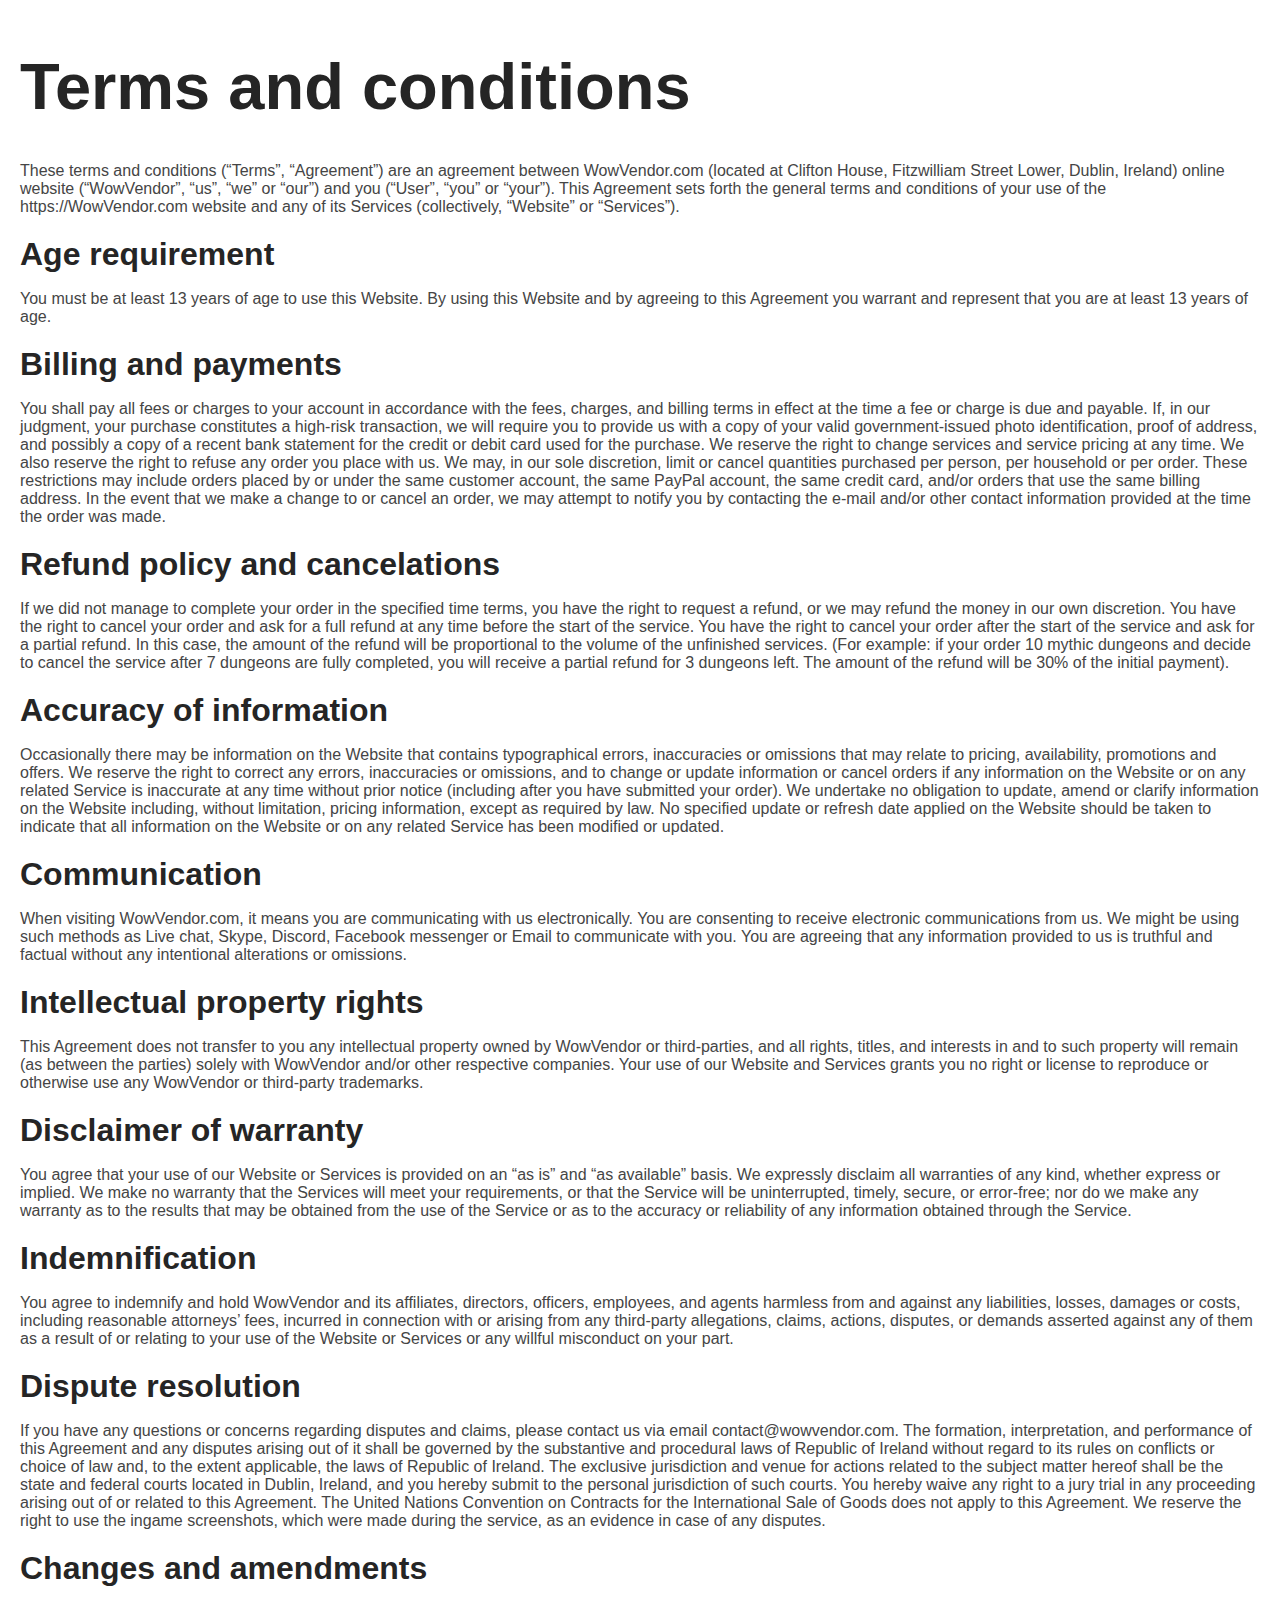
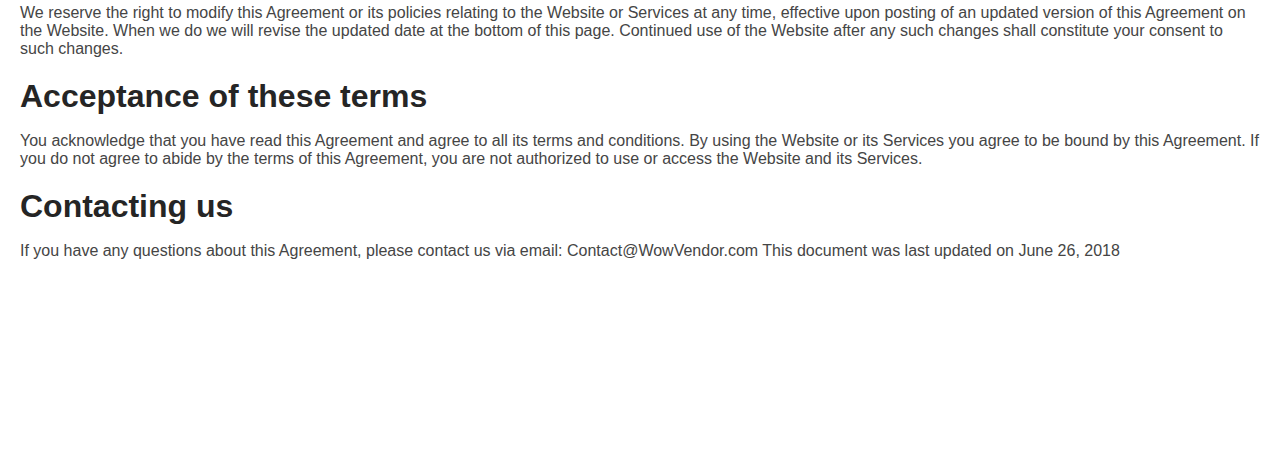
<file: Termsandconditions.html>
<!DOCTYPE html>
<html lang="en">
  <head>
    <meta charset="UTF-8" />
    <meta http-equiv="X-UA-Compatible" content="IE=edge" />
    <meta name="viewport" content="width=device-width, initial-scale=1.0" />
    <title>AMOBOOST</title>
    <link href="https://fonts.cdnfonts.com/css/gilroy-bold?styles=20876,20877,20878,20879,20880" rel="stylesheet" />
    <link rel="stylesheet" href="style.css" />
  </head>
  <body>
    <header></header>
    <main>
      <section class="section terms"></section>
      <div class="container terms__container">
        <h1 class="terms__title">Terms and conditions</h1>
        <div class="info__inner">
          <p>
            These terms and conditions (“Terms”, “Agreement”) are an agreement between WowVendor.com (located at Clifton
            House, Fitzwilliam Street Lower, Dublin, Ireland) online website (“WowVendor”, “us”, “we” or “our”) and you
            (“User”, “you” or “your”). This Agreement sets forth the general terms and conditions of your use of the
            https://WowVendor.com website and any of its Services (collectively, “Website” or “Services”).
          </p>
          <h3>Age requirement</h3>
          <p>
            You must be at least 13 years of age to use this Website. By using this Website and by agreeing to this
            Agreement you warrant and represent that you are at least 13 years of age.
          </p>
          <h3>Billing and payments</h3>
          <p>
            You shall pay all fees or charges to your account in accordance with the fees, charges, and billing terms in
            effect at the time a fee or charge is due and payable. If, in our judgment, your purchase constitutes a
            high-risk transaction, we will require you to provide us with a copy of your valid government-issued photo
            identification, proof of address, and possibly a copy of a recent bank statement for the credit or debit
            card used for the purchase. We reserve the right to change services and service pricing at any time. We also
            reserve the right to refuse any order you place with us. We may, in our sole discretion, limit or cancel
            quantities purchased per person, per household or per order. These restrictions may include orders placed by
            or under the same customer account, the same PayPal account, the same credit card, and/or orders that use
            the same billing address. In the event that we make a change to or cancel an order, we may attempt to notify
            you by contacting the e-mail and/or other contact information provided at the time the order was made.
          </p>
          <h3>Refund policy and cancelations</h3>
          <p>
            If we did not manage to complete your order in the specified time terms, you have the right to request a
            refund, or we may refund the money in our own discretion. You have the right to cancel your order and ask
            for a full refund at any time before the start of the service. You have the right to cancel your order after
            the start of the service and ask for a partial refund. In this case, the amount of the refund will be
            proportional to the volume of the unfinished services. (For example: if your order 10 mythic dungeons and
            decide to cancel the service after 7 dungeons are fully completed, you will receive a partial refund for 3
            dungeons left. The amount of the refund will be 30% of the initial payment).
          </p>
          <h3>Accuracy of information</h3>
          <p>
            Occasionally there may be information on the Website that contains typographical errors, inaccuracies or
            omissions that may relate to pricing, availability, promotions and offers. We reserve the right to correct
            any errors, inaccuracies or omissions, and to change or update information or cancel orders if any
            information on the Website or on any related Service is inaccurate at any time without prior notice
            (including after you have submitted your order). We undertake no obligation to update, amend or clarify
            information on the Website including, without limitation, pricing information, except as required by law. No
            specified update or refresh date applied on the Website should be taken to indicate that all information on
            the Website or on any related Service has been modified or updated.
          </p>
          <h3>Communication</h3>
          <p>
            When visiting WowVendor.com, it means you are communicating with us electronically. You are consenting to
            receive electronic communications from us. We might be using such methods as Live chat, Skype, Discord,
            Facebook messenger or Email to communicate with you. You are agreeing that any information provided to us is
            truthful and factual without any intentional alterations or omissions.
          </p>
          <h3>Intellectual property rights</h3>
          <p>
            This Agreement does not transfer to you any intellectual property owned by WowVendor or third-parties, and
            all rights, titles, and interests in and to such property will remain (as between the parties) solely with
            WowVendor and/or other respective companies. Your use of our Website and Services grants you no right or
            license to reproduce or otherwise use any WowVendor or third-party trademarks.
          </p>
          <h3>Disclaimer of warranty</h3>
          <p>
            You agree that your use of our Website or Services is provided on an “as is” and “as available” basis. We
            expressly disclaim all warranties of any kind, whether express or implied. We make no warranty that the
            Services will meet your requirements, or that the Service will be uninterrupted, timely, secure, or
            error-free; nor do we make any warranty as to the results that may be obtained from the use of the Service
            or as to the accuracy or reliability of any information obtained through the Service.
          </p>
          <h3>Indemnification</h3>
          <p>
            You agree to indemnify and hold WowVendor and its affiliates, directors, officers, employees, and agents
            harmless from and against any liabilities, losses, damages or costs, including reasonable attorneys’ fees,
            incurred in connection with or arising from any third-party allegations, claims, actions, disputes, or
            demands asserted against any of them as a result of or relating to your use of the Website or Services or
            any willful misconduct on your part.
          </p>
          <h3>Dispute resolution</h3>
          <p>
            If you have any questions or concerns regarding disputes and claims, please contact us via email
            contact@wowvendor.com. The formation, interpretation, and performance of this Agreement and any disputes
            arising out of it shall be governed by the substantive and procedural laws of Republic of Ireland without
            regard to its rules on conflicts or choice of law and, to the extent applicable, the laws of Republic of
            Ireland. The exclusive jurisdiction and venue for actions related to the subject matter hereof shall be the
            state and federal courts located in Dublin, Ireland, and you hereby submit to the personal jurisdiction of
            such courts. You hereby waive any right to a jury trial in any proceeding arising out of or related to this
            Agreement. The United Nations Convention on Contracts for the International Sale of Goods does not apply to
            this Agreement. We reserve the right to use the ingame screenshots, which were made during the service, as
            an evidence in case of any disputes.
          </p>
          <h3>Changes and amendments</h3>
          <p>
            We reserve the right to modify this Agreement or its policies relating to the Website or Services at any
            time, effective upon posting of an updated version of this Agreement on the Website. When we do we will
            revise the updated date at the bottom of this page. Continued use of the Website after any such changes
            shall constitute your consent to such changes.
          </p>
          <h3>Acceptance of these terms</h3>
          <p>
            You acknowledge that you have read this Agreement and agree to all its terms and conditions. By using the
            Website or its Services you agree to be bound by this Agreement. If you do not agree to abide by the terms
            of this Agreement, you are not authorized to use or access the Website and its Services.
          </p>
          <h3>Contacting us</h3>
          <p>
            If you have any questions about this Agreement, please contact us via email: Contact@WowVendor.com This
            document was last updated on June 26, 2018
          </p>
        </div>
      </div>
    </main>
    <footer></footer>
  </body>
</html>
</file>
<file: style.css>
:root {
  --main--color: #f6f6f6;
  --main-text-color: #454545;
  --accent-color: #ffd600;
  --secondary-accent-color: #50bd7c;
  --title-color: #252525;
  --secondary-title-color: #202020;
}
*,
html {
  box-sizing: border-box;
}
h1,
h2,
h3,
p,
ul {
  margin: 0;
  padding: 0;
}

body {
  font-family: 'Gilroy-Bold', sans-serif;
  font-style: normal;
  font-weight: 500;
  font-size: 16px;
  color: var(--main-text-color);
  margin: 0;
}

.link {
  text-decoration: none;
  color: inherit;
}

.list {
  list-style-type: none;
}

.container {
  max-width: 1800px;
  margin: 0 auto;
  padding: 0 20px;
}
.title {
  font-size: 28px;
  color: var(--title-color);
  line-height: 1.08;
}
@media screen and (min-width: 768px) {
  .title {
    font-size: 65px;
  }
}
@media screen and (min-width: 1024px) {
  .title {
    font-size: 120px;
  }
}

img {
  display: block;
  max-width: 100%;
}
a {
  cursor: pointer;
}
.header__contaiter {
  display: flex;
  align-items: center;
  justify-content: space-between;
  border-bottom: 1px solid #efefef;
  padding-top: 20px;
  padding-bottom: 20px;
}
@media screen and (min-width: 1024px) {
  .header__contaiter {
    padding-top: 33px;
    padding-bottom: 33px;
  }
}
.header__left-part,
.header__right-part {
  display: flex;
  flex-wrap: wrap;
  align-items: center;
}
.logo {
  margin-right: 19px;
}
@media screen and (min-width: 768px) {
  .logo {
    width: 202px;
    height: 24px;
  }
}
@media screen and (min-width: 1024px) {
  .logo {
    width: 204px;
    height: 25px;
  }
}
.header__nav {
  display: flex;
}
.header__text {
  font-size: 12px;
  font-weight: 700;
}
.header__transition {
  display: flex;
  font-weight: 700;
  margin-right: 54px;
}
.header__transition-item:last-child {
  margin-right: 0;
}
.header__transition-item {
  margin-right: 22px;
}
.header__transition-item:hover {
  color: var(--accent-color);
}
.header__switch {
  width: 70px;
  height: 45px;
  border: 1px solid rgba(0, 0, 0, 0.08);
  border-radius: 5px;
  margin-right: 14px;
}
@media screen and (min-width: 768px) {
  .header__switch {
    width: 94px;
    border-radius: 100px;
  }
}

.header__switch::before {
  content: '';
  display: inline-block;
  width: 12px;
  height: 12px;
  margin-top: 14px;
  margin-left: 15px;
  border: 2px solid #ffb74d;
  background-color: var(--accent-color);
  border-radius: 50%;
}
.header__sap,
.actual__btn {
  display: flex;
  flex-wrap: wrap;
  justify-content: center;
  align-content: center;
  width: 172px;
  height: 45px;
  border: 1px solid var(--accent-color);
  border-radius: 100px;
  margin-right: 22px;
}
.header__sap:hover {
  background-color: var(--accent-color);
}

.hero__container {
  padding-top: 34px;
  padding-bottom: 54px;
}
@media screen and (min-width: 768px) {
  .hero__container {
    padding-top: 25px;
    padding-bottom: 64px;
  }
}
@media screen and (min-width: 1024px) {
  .hero__container {
    padding-top: 36px;
    padding-bottom: 120px;
  }
}
.hero__wrap {
  display: flex;
}
.hero__img {
  padding-top: 64px;
  margin-right: 63px;
}
.title {
  font-size: 28px;
  font-weight: 900;
  color: var(--title-color);
  margin-bottom: 3px;
}
@media screen and (min-width: 768px) {
  .title {
    font-size: 65px;
    margin-bottom: 20px;
  }
}
@media screen and (min-width: 1024px) {
  .title {
    font-size: 120px;
    margin-bottom: 7px;
  }
}
.hero_text {
  font-size: 14px;
  font-weight: 600;
  display: flex;
  align-items: center;
  color: #333333;
}
@media screen and (min-width: 768px) {
  .hero_text {
    font-size: 18px;
    margin-bottom: 22px;
  }
}
@media screen and (min-width: 1024px) {
  .hero_text {
    font-size: 30px;
    margin-bottom: 20px;
  }
}
.hero_text::before {
  content: '';
  display: inline-block;
  width: 56px;
  height: 1px;
  margin-right: 20px;
  background-color: currentColor;
}
@media screen and (min-width: 768px) {
  .hero_text::before {
    width: 66px;
  }
}
@media screen and (min-width: 1024px) {
  .hero_text::before {
    width: 195px;
  }
}
@media screen and (min-width: 768px) {
  .img-dragon {
    display: none;
  }
}
.hero__cardgame {
  column-count: 2;
}
@media screen and (min-width: 768px) {
  .hero__cardgame {
    display: none;
  }
}
.hero__cardgame-tablet {
  display: none;
}
@media screen and (min-width: 768px) {
  .hero__cardgame-tablet {
    display: flex;
    justify-content: space-between;
  }
}
@media screen and (min-width: 1024px) {
  .hero__cardgame-tablet {
    display: none;
  }
}
.hero__cardgame-desk {
  display: none;
}
@media screen and (min-width: 1024px) {
  .hero__cardgame-desk {
    display: flex;
    justify-content: space-between;
  }
}
.advantages__container {
  padding-bottom: 56px;
}
@media screen and (min-width: 768px) {
  .advantages__container {
    padding-bottom: 70px;
  }
}
@media screen and (min-width: 1024px) {
  .advantages__container {
    padding-bottom: 167px;
  }
}
.secondary__title {
  font-size: 28px;
  font-weight: 800;
  color: var(--title-color);
}
@media screen and (min-width: 768px) {
  .secondary__title {
    font-size: 45px;
  }
}
@media screen and (min-width: 1024px) {
  .secondary__title {
    font-size: 65px;
  }
}
.advantages__title {
  text-align: center;
  padding-bottom: 22px;
}
@media screen and (min-width: 768px) {
  .advantages__title {
    padding-bottom: 38px;
  }
}
@media screen and (min-width: 1024px) {
  .advantages__title {
    padding-bottom: 43px;
  }
}
.advantages__list {
  display: flex;
  flex-wrap: wrap;
}

@media screen and (min-width: 1024px) {
  .advantages__list {
    justify-content: space-evenly;
  }
}
.advantages__item {
  width: 320px;
  border: 2px solid var(--main--color);
  border-radius: 9px;
  margin-bottom: 20px;
}
@media screen and (min-width: 768px) {
  .advantages__item {
    width: 350px;
  }
  .advantages__item:nth-child(2n + 1) {
    margin-right: 20px;
  }
}
@media screen and (min-width: 1024px) {
  .advantages__item {
    width: 424px;
  }
  .advantages__item:nth-child(2n + 1) {
    margin-right: 0;
  }
}
.advantages__item:last-child {
  margin-bottom: 0;
}
.adv_inner {
  padding: 30px 15px 15px 25px;
}
.advantages__img {
  margin-bottom: 20px;
}
.advantages__title-secondary {
  font-size: 18px;
  font-weight: 700;
  margin-bottom: 10px;
  color: var(--secondary-title-color);
}
@media screen and (min-width: 768px) {
  .advantages__title-secondary {
    font-size: 20px;
  }
}
.advantages__text {
  font-family: 'Gilroy-Medium', sans-serif;
  font-size: 14px;
}
@media screen and (min-width: 768px) {
  .advantages__text {
    font-size: 16px;
  }
}
.howwork {
  background-color: var(--main--color);
}
@media screen and (min-width: 768px) {
  .howwork {
    background-image: url(./images/bg.png);
    background-repeat: no-repeat;
    background-size: cover;
  }
}
@media screen and (min-width: 1024px) {
  .howwork {
    background-image: url(./images/bg-desk.png);
  }
}
.howwork__container {
  position: relative;
  padding-top: 52px;
  padding-bottom: 56px;
}
@media screen and (min-width: 768px) {
  .howwork__container {
    padding-top: 64px;
    padding-bottom: 70px;
  }
}
@media screen and (min-width: 1024px) {
  .howwork__container {
    padding-top: 46px;
    padding-bottom: 117px;
  }
}

.howwork__title {
  text-align: center;
  margin-bottom: 22px;
}
@media screen and (min-width: 768px) {
  .howwork__title {
    text-align: inherit;
    margin-bottom: 38px;
  }
}
@media screen and (min-width: 1024px) {
  .howwork__title {
    margin-bottom: 58px;
  }
}
.howwork__inner {
  display: flex;
}
@media screen and (min-width: 768px) {
  .howwork__list {
    display: flex;
    flex-wrap: wrap;
    align-items: baseline;
  }
}

.howwork__item {
  display: flex;
  align-items: center;
  margin-bottom: 18px;
}
.howwork__item:last-child {
  margin-bottom: 0;
}
@media screen and (min-width: 768px) {
  .howwork__item {
    max-width: 46%;
  }
  .howwork__item:nth-child(2n + 1) {
    margin-right: 44px;
  }
}

@media screen and (min-width: 1024px) {
  .howwork__item {
    width: 283px;
    margin-right: 40px;
  }
  .howwork__item:nth-child(2n + 1) {
    margin-right: 40px;
  }
}

.howwork__text {
  font-family: 'Gilroy-Medium', sans-serif;
  margin-left: 10px;
}

.howwork__img {
  display: none;
}
@media screen and (min-width: 1024px) {
  .howwork__img {
    display: block;
    position: absolute;
    right: 0;
    bottom: 0;
  }
}

.questions__container {
  padding-top: 52px;
  padding-bottom: 59px;
}
@media screen and (min-width: 768px) {
  .questions__container {
    padding-top: 63px;
    padding-bottom: 70px;
  }
}
@media screen and (min-width: 1024px) {
  .questions__container {
    display: flex;
    align-items: center;
    justify-content: space-between;
    padding-top: 119px;
    padding-bottom: 119px;
  }
}
@media screen and (min-width: 1024px) {
  .questions__left-part {
    max-width: 32%;
  }
  .questions__right-part {
    padding-right: 150px;
  }
}

.questions__title {
  margin-bottom: 16px;
}

@media screen and (min-width: 1024px) {
  .questions__title {
    margin-bottom: 39px;
  }
}
.questions__text {
  font-size: 14px;
  margin-bottom: 22px;
}
@media screen and (min-width: 768px) {
  .questions__text {
    margin-bottom: 31px;
  }
}
@media screen and (min-width: 1024px) {
  .questions__text {
    margin-bottom: 0;
  }
}
.faq__title {
  background: var(--main--color);
  border: 1px solid var(--accent-color);
  border-radius: 5px;
  padding: 12px 16px;
  margin-bottom: 7px;
  color: var(--title-color);
}
@media screen and (min-width: 768px) {
  .faq__title {
    padding: 17px 20px;
    margin-bottom: 15px;
  }
}
@media screen and (min-width: 1024px) {
  .faq__title {
    margin-bottom: 19px;
  }
}
.faq__text {
  font-size: 14px;
  margin-bottom: 21px;
}
@media screen and (min-width: 768px) {
  .faq__text {
    font-size: 16px;
    margin-bottom: 15px;
  }
}
@media screen and (min-width: 1024px) {
  .faq__text {
    margin-bottom: 25px;
  }
}
.payment {
  background-color: var(--main--color);
}
.payment__container {
  padding-top: 30px;
  padding-bottom: 30px;
  border-bottom: 1px solid #ffffff;
}
@media screen and (min-width: 768px) {
  .payment__container {
    padding-top: 40px;
    padding-bottom: 31px;
  }
}
@media screen and (min-width: 1024px) {
  .payment__container {
    padding-top: 77px;
    padding-bottom: 82px;
  }
}
.payment__list {
  display: flex;
  flex-wrap: wrap;
  justify-content: space-evenly;
}
.payment__item {
  display: flex;
  flex-wrap: wrap;
  align-content: center;
  width: 73px;
  height: 42px;
  background-color: #ffffff;
  border-radius: 9px;
  margin-top: 12px;
}
@media screen and (min-width: 768px) {
  .payment__item {
    width: 167px;
    height: 97px;
  }
}
@media screen and (min-width: 1024px) {
  .payment__item {
    width: 177px;
    height: 104px;
  }
}

.payment__img {
  margin: 0 auto;
}
footer {
  background-color: var(--main--color);
}
.footer__container {
  padding-top: 22px;
  padding-bottom: 29px;
}
@media screen and (min-width: 768px) {
  .footer__container {
    padding-top: 16px;
    padding-bottom: 25px;
  }
}
@media screen and (min-width: 1024px) {
  .footer__container {
    padding-top: 10px;
    padding-bottom: 10px;
  }
}
.fooret__inner {
  display: flex;
  justify-content: space-between;
  align-items: center;
  margin-bottom: 26px;
}
.footer .logo {
  margin-right: 40px;
}
.footer__switch {
  display: flex;
}
.footer__switch-lang,
.footer__switch-cash {
  background: rgba(0, 0, 0, 0.04);
  border-radius: 5px;
  padding: 14px 10px;
}
.footer__switch-lang {
  margin-right: 10px;
}
@media screen and (min-width: 768px) {
  .footer__list-nav {
    display: flex;
  }
}
.footer__item-nav {
  font-family: 'Gilroy-Light', sans-serif;
  font-size: 15px;
  font-weight: 300;
  text-align: center;
  color: rgba(16, 16, 16, 0.43);
  margin-bottom: 25px;
}
@media screen and (min-width: 768px) {
  .footer__item-nav {
    margin-right: 35px;
    font-size: 16px;
  }
}
.footer__text {
  font-family: 'Gilroy-Light', sans-serif;
  font-weight: 300;
  text-align: center;
  color: #000000;
}

/*Catalog*/

.breadcrumb {
  display: none;
}
@media screen and (min-width: 1024px) {
  .breadcrumb {
    display: block;
    margin-top: 20px;
  }
}
.breadcrumb__item {
  font-family: 'Gilroy-Light', sans-serif;
  display: inline;
  font-weight: 400;
  color: #2b2b2b;
}
.breadcrumb__item + .breadcrumb__item::before {
  margin: 0 10px;
  color: #b5b5b5;
  content: '\276F';
}
.container__inner {
  display: flex;
  padding-top: 90px;
}
@media screen and (min-width: 768px) {
  .container__inner {
    padding-top: 118px;
  }
}
@media screen and (min-width: 1024px) {
  .container__inner {
    padding-top: 52px;
  }
}
.catalog__menu {
  width: 304px;
  height: fit-content;
  margin-right: 34px;
  position: absolute;
  z-index: 99;
  background: #fff;
  top: 17px;
  border-radius: 9px;
  border-top-left-radius: 5px;
  border-bottom-left-radius: 5px;
  overflow: hidden;
}

.catalog__menu:has(.catalog__list.active) {
  box-shadow: 0px 4px 28px rgba(0, 0, 0, 0.06);
  border-bottom-left-radius: 9px;
}
@media screen and (min-width: 768px) {
  .catalog__menu {
    top: 31px;
  }
}
@media screen and (min-width: 1024px) {
  .catalog__menu {
    position: initial;
    box-shadow: 0px 4px 28px rgba(0, 0, 0, 0.06);
    border-radius: 9px;
  }
}
.catalog__inner {
  display: flex;
  align-items: center;
}
.catalog__trigger-button {
  display: block;
}
@media screen and (min-width: 1024px) {
  .catalog__trigger-button {
    display: none;
  }
}
.catalog__img {
  display: flex;
  flex-wrap: wrap;
  justify-content: center;
  align-items: center;
  width: 57px;
  height: 57px;
  background-color: var(--accent-color);
  border-radius: 5px;
  padding: 15px;
  margin-right: 20px;
}
.close {
  display: none;
}
.open__text,
.close__text {
  font-size: 14px;
  font-weight: 700;
}
.close__text {
  display: none;
}
@media screen and (max-width: 1024px) {
  .catalog__list {
    display: none;
  }

  .catalog__info {
    width: 100%;
  }
  .container__inner {
    flex-wrap: wrap;
  }
}
.catalog__menu:has(.catalog__list.active) .open__text,
.catalog__menu:has(.catalog__list.active) .open {
  display: none;
}
.catalog__menu:has(.catalog__list.active) .close__text,
.catalog__menu:has(.catalog__list.active) .close {
  display: block;
}
.catalog__list.active {
  display: block;
}
.catalog__list {
  background-color: #ffffff;
}
@media screen and (min-width: 1024px) {
  .catalog__list {
    border-radius: 9px;
  }
}
.catalog__item {
  position: relative;
  display: flex;
  padding: 10px 0 10px 21px;
}
.catalog__item:last-child .catalog__item-text {
  border: 0;
}
.catalog__item-link {
  display: flex;
  width: 100%;
}
.catalog__item-img {
  margin-right: 20px;
}
.catalog__item-text {
  display: block;
  width: 100%;
  font-size: 14px;
  font-weight: 700;
  color: #000000;
  border-bottom: 1px solid #f8f8f8;
}
.catalog__item-arrow {
  padding-right: 10px;
  position: absolute;
  right: 0;
}
.catalog__info {
  width: 1491px;
}
.actual {
  padding-bottom: 45px;
}
@media screen and (min-width: 768px) {
  .actual {
    padding-bottom: 63px;
  }
}
@media screen and (min-width: 1024px) {
  .actual {
    padding-bottom: 92px;
  }
}
.actual__bg {
  height: 597px;
  background-repeat: no-repeat !important;
  background-size: cover !important;
  margin-bottom: 24px;
  border-radius: 9px;
}
@media screen and (min-width: 768px) {
  .actual__bg {
    margin-bottom: 21px;
  }
}
@media screen and (min-width: 1024px) {
  .actual__bg {
    margin-bottom: 31px;
  }
}
.actual__bg--padding {
  padding: 25px 18px;
}
@media screen and (min-width: 768px) {
  .actual__bg--padding {
    padding: 25px 48px;
  }
}
.actual__bg-inner {
  display: flex;
  align-items: center;
  margin-bottom: 30px;
}
@media screen and (min-width: 768px) {
  .actual__bg-inner {
    margin-bottom: 31px;
  }
}
.actual__bg-text {
  font-weight: 600px;
  color: #ffffff;
  margin-bottom: 5px;
}

.actual__bg-title {
  font-size: 28px;
  font-weight: 800;
  color: #ffffff;
}
@media screen and (min-width: 768px) {
  .actual__bg-title {
    font-size: 36px;
    margin-right: 25px;
  }
}
.actual__bg-lang {
  display: none;
}
@media screen and (min-width: 768px) {
  .actual__bg-lang {
    display: flex;
    flex-wrap: wrap;
    justify-content: center;
    align-items: center;
    width: 55px;
    height: 45px;
    border-radius: 5px;
    background-color: rgba(255, 255, 255, 0.38);
    color: #ffffff;
    margin-right: 10px;
  }
}
@media screen and (min-width: 768px) {
  .actual__bg-lang--color {
    background-color: var(--accent-color);
    color: #000000;
  }
}

.actual__list,
.cards__list {
  display: flex;
  flex-wrap: wrap;
}
.actual__item,
.card__item {
  background: #ffffff;
  box-shadow: 0px 4px 4px rgba(0, 0, 0, 0.25);
  border-radius: 10px;
  margin-right: 20px;
}
.actual__item {
  margin: 0 auto;
}
@media screen and (min-width: 768px) {
  .actual__item {
    margin: 0 20px 0 0;
  }
}
.actual__img,
.card__img {
  position: relative;
}
.actual__img img,
.card__img img {
  border-top-left-radius: 10px;
  border-top-right-radius: 10px;
}
.actual__img-text,
.card__img-text {
  position: absolute;
  bottom: 12px;
  left: 27px;
  background-color: var(--accent-color);
  padding: 4px 12px;
  border-radius: 2px;
}

.actual__info {
  padding: 18px 23px 25px 23px;
}
@media screen and (min-width: 768px) {
  .actual__info {
    padding: 19px 25px 27px 25px;
  }
}
.actual__info-title,
.card__info-title {
  font-weight: 700;
  margin-bottom: 9px;
  color: #2b2b2b;
}
.actual__info-text {
  font-size: 14px;
  font-weight: 700;
  margin-bottom: 3px;
  color: #b5b5b5;
}
.actual__info-timer,
.actual__info-cash {
  font-size: 20px;
  font-weight: 700;
  margin-bottom: 15px;
  color: #2b2b2b;
}

.actual__btn {
  margin: 0 auto;
}
.actual__text {
  font-family: 'Gilroy-Medium', sans-serif;
  color: #2d2d2d;
}
.cards {
  padding-bottom: 49px;
}
@media screen and (min-width: 768px) {
  .cards {
    padding-bottom: 95px;
  }
}
.cards__title {
  margin-bottom: 15px;
  text-align: center;
}
@media screen and (min-width: 768px) {
  .cards__title {
    margin-bottom: 40px;
  }
}

.card__item {
  width: 100%;
  margin-bottom: 21px;
}
@media screen and (min-width: 768px) {
  .card__item {
    width: 30.5%;
  }
}
@media screen and (min-width: 1024px) {
  .card__item {
    width: 19%;
  }
}
.card__info {
  padding: 22px 22px;
}
@media screen and (min-width: 768px) {
  .card__info {
    padding: 19px 16px;
  }
}
@media screen and (min-width: 1024px) {
  .card__info {
    padding: 20px 20px;
  }
}
.card__info-title {
  font-weight: 700;
  color: #2b2b2b;
  margin-bottom: 20px;
}
@media screen and (min-width: 768px) {
  .card__info-title {
    margin-bottom: 18px;
  }
}
.card__info-list {
  margin-left: 20px;
  list-style-type: disc;
}
.card__info-item {
  font-family: 'Gilroy-Light', sans-serif;
  font-size: 12px;
  margin-bottom: 16px;
}
.card__info-text--sale {
  font-size: 12px;
  font-weight: 700;
  margin-bottom: 5px;
  text-decoration: line-through;
  color: #c9c9c9;
}
.card__info-text {
  font-size: 24px;
  font-weight: 700;
}
@media screen and (min-width: 768px) {
  .card__info-text {
    font-size: 16px;
  }
}
@media screen and (min-width: 1024px) {
  .card__info-text {
    font-size: 20px;
  }
}
.cards__btn {
  display: block;
  width: 100%;
  padding-top: 18px;
  padding-bottom: 18px;
  text-align: center;
  font-size: 18px;
  font-weight: 700;
  color: #2d2d2d;
  border: 1px solid #f9b83f;
  border-radius: 5px;
  margin-top: 20px;
}
@media screen and (min-width: 768px) {
  .cards__btn {
    display: none;
  }
}
.reviews {
  padding-bottom: 52px;
}
@media screen and (min-width: 768px) {
  .reviews {
    padding-bottom: 77px;
  }
}
@media screen and (min-width: 1024px) {
  .reviews {
    padding-bottom: 96px;
    position: relative;
  }
}
@media screen and (min-width: 1024px) {
  .reviews__catalog {
    position: relative;
  }
}
@media screen and (min-width: 1024px) {
  .reviews .product__container {
    position: relative;
  }
}

.reviews__title {
  margin-bottom: 29px;
  text-align: center;
}
@media screen and (min-width: 768px) {
  .reviews__title {
    margin-bottom: 23px;
  }
}
@media screen and (min-width: 768px) {
  .reviews__title {
    text-align: start;
  }
}
.arrow-left,
.arrow-right {
  position: absolute;
  display: flex;
  flex-wrap: wrap;
  justify-content: center;
  align-items: center;
  width: 34px;
  height: 34px;
  border-radius: 50%;
  background-color: #f9b83f;
}
.arrow-left {
  left: 9px;
  transform: translateY(230px);
}
@media screen and (min-width: 768px) {
  .arrow-left {
    transform: translateY(100px);
    left: 6px;
  }
}
@media screen and (min-width: 1024px) {
  .arrow-left {
    left: -15px;
  }
}
.arrow-right {
  right: 9px;
  transform: translateY(230px);
}
@media screen and (min-width: 768px) {
  .arrow-right {
    transform: translateY(100px);
    right: 6px;
  }
}
@media screen and (min-width: 1024px) {
  .arrow-right {
    right: -15px;
  }
}
@media screen and (min-width: 768px) {
  .reviews__list {
    display: flex;
  }
}
.reviews__item {
  width: 100%;
  border: 2px solid var(--main--color);
  border-radius: 9px;
  padding: 20px;
  margin-bottom: 20px;
  margin-right: 17px;
}
@media screen and (min-width: 768px) {
  .reviews__item {
    width: 49%;
  }
  .reviews__item:nth-child(2) {
    margin-right: 0;
  }
}
.reviews__item:nth-child(n + 3) {
  display: none;
}
@media screen and (min-width: 1024px) {
  .reviews__item:nth-child(2) {
    margin-right: 17px;
  }
  .reviews__item:nth-child(n + 3) {
    display: block;
  }
  .reviews__item:last-child {
    margin-right: 0;
  }
}
.reviews__item-inner {
  display: flex;
  flex-wrap: wrap;
  align-items: center;
  margin-bottom: 34px;
}
.reviews__stars-list {
  display: flex;
  flex-wrap: wrap;
}
.reviews__star {
  margin-right: 3px;
}
.reviews__verif-icon {
  display: flex;
  flex-wrap: wrap;
  justify-content: center;
  align-items: center;
  width: 19px;
  height: 19px;
  border-radius: 50%;
  background-color: #f9b83f;
  margin-right: 14px;
  margin-left: 7px;
}
.reviews__verif {
  font-weight: 700;
  color: #000000;
}
.reviews__item-title {
  font-size: 20px;
  font-weight: 700;
  color: #000000;
  margin-bottom: 10px;
}
.reviews__item-text {
  font-family: 'Gilroy-Light', sans-serif;
  color: #000000;
  margin-bottom: 59px;
}
.reviews__item-time {
  font-weight: 600;
  color: rgba(0, 0, 0, 0.31);
}

.sale__inner {
  display: flex;
  flex-wrap: wrap;
}
.sale {
  display: flex;
  align-items: center;
  font-weight: 700;
  font-size: 12px;
  background-color: var(--secondary-accent-color);
  border-radius: 2px;
  color: #ffffff;
  margin-left: 10px;
  padding: 3px 4px;
}
@media screen and (min-width: 1024px) {
  .sale {
    padding: 4px 10px;
  }
}
.whywe {
  padding-bottom: 41px;
}
@media screen and (min-width: 768px) {
  .whywe {
    padding-bottom: 77px;
  }
}
@media screen and (min-width: 1024px) {
  .whywe {
    padding-bottom: 85px;
  }
}
.whywe__title {
  margin-bottom: 20px;
  text-align: center;
}
@media screen and (min-width: 768px) {
  .whywe__title {
    margin-bottom: 34px;
  }
}
@media screen and (min-width: 1024px) {
  .whywe__title {
    margin-bottom: 39px;
    text-align: start;
  }
}
.whywe__list {
  display: flex;
  flex-wrap: wrap;
  justify-content: center;
}

.whywe__item {
  position: relative;
  width: 100%;
  border: 2px solid var(--main--color);
  border-radius: 9px;
  text-align: center;
  color: #000000;
  padding: 35px 38px 43px 38px;
  margin-bottom: 20px;
}

@media screen and (min-width: 1024px) {
  .whywe__item {
    width: 49%;
    margin-right: 20px;
  }
  .whywe__item:nth-child(2n) {
    margin-right: 0;
  }
}
.whywe__item-line {
  position: absolute;
  top: 12px;
  left: 12px;
}
.whywe__item-img {
  margin: 0 auto 20px auto;
}

.whywe__item-title {
  font-size: 20px;
  font-weight: 700;
  margin-bottom: 13px;
}

.whywe__item-text {
  font-family: 'Gilroy-Medium', sans-serif;
}
.info__inner {
  padding-bottom: 27px;
}
@media screen and (min-width: 768px) {
  .info__inner {
    padding-bottom: 44px;
  }
}

@media screen and (min-width: 1024px) {
  .info__inner {
    padding-bottom: 90px;
  }
}
.info__inner h3 {
  font-size: 24px;
  font-weight: 800;
  margin-bottom: 17px;
  color: var(--title-color);
}
@media screen and (min-width: 768px) {
  .info__inner h3 {
    font-size: 32px;
    margin-bottom: 25px;
  }
}
@media screen and (min-width: 1024px) {
  .info__inner h3 {
    margin-bottom: 17px;
  }
}
.info__inner p {
  font-family: 'Gilroy-Medium', sans-serif;
  margin-bottom: 27px;
}
@media screen and (min-width: 768px) {
  .info__inner p {
    margin-bottom: 20px;
  }
}

/*Card*/

.banner__container {
  padding-bottom: 46px;
}
@media screen and (min-width: 768px) {
  .banner__container {
    padding-top: 30px;
    padding-bottom: 64px;
  }
}
@media screen and (min-width: 1024pxpx) {
  .banner__container {
    padding-top: 24px;
    padding-bottom: 91px;
  }
}
.card__pay-position {
  position: relative;
}
.banner__bg {
  position: relative;
  height: 314px;
  background-image: linear-gradient(102.26deg, rgba(17, 17, 17, 0.4) 22.26%, rgba(17, 17, 17, 0) 67.61%),
    url(./images/bg-card-mob.png);
  background-repeat: no-repeat;
  background-size: cover;
  margin-bottom: 24px;
  border-radius: 9px;
}
@media screen and (min-width: 768px) {
  .banner__bg {
    height: 390px;
    background-image: linear-gradient(102.26deg, rgba(17, 17, 17, 0.4) 22.26%, rgba(17, 17, 17, 0) 67.61%),
      url(./images/bg-card-tablet.png);
    margin-bottom: 0;
  }
}
@media screen and (min-width: 1024px) {
  .banner__bg {
    background-image: linear-gradient(102.26deg, rgba(17, 17, 17, 0.4) 22.26%, rgba(17, 17, 17, 0) 67.61%),
      url(./images/bg-card.png);
  }
}
.banner__bg-inner {
  padding: 29px;
}
@media screen and (min-width: 768px) {
  .banner__bg-inner {
    width: 61%;
    padding: 29px;
  }
}
.banner__title {
  font-size: 24px;
  font-weight: 700;
  color: #ffffff;
  margin-bottom: 10px;
  line-height: 1.33;
}
@media screen and (min-width: 768px) {
  .banner__title {
    font-size: 32px;
    margin-bottom: 10px;
    line-height: 1.31;
  }
}
@media screen and (min-width: 1024px) {
  .banner__title {
    font-size: 50px;
    margin-bottom: 34px;
    line-height: 1.2;
  }
}
.banner__stars {
  display: flex;
  flex-wrap: wrap;
  align-items: center;
}
.banner__stars-list {
  display: flex;
  flex-wrap: wrap;
}
.banner__stars-item {
  margin-right: 4px;
}
.banner__stars-item:last-child {
  margin-right: 10px;
}
.banner__stars-text {
  background: rgba(255, 255, 255, 0.38);
  border-radius: 5px;
  color: #ffffff;
  padding: 6px;
}
.banner__list {
  display: flex;
  justify-content: space-between;
  position: absolute;
  bottom: 29px;
}
@media screen and (min-width: 768px) {
  .banner__list {
    bottom: 59px;
  }
}
.banner__item {
  width: 44%;
}
@media screen and (min-width: 768px) {
  .banner__item {
    width: auto;
    margin-right: 35px;
  }
}
.banner__item-title {
  font-size: 32px;
  font-weight: 700;
  color: #ffffff;
  margin-bottom: 4px;
}
@media screen and (min-width: 768px) {
  .banner__item-title {
    font-size: 35px;
  }
}
.banner__item-text {
  font-family: 'Gilroy-Light', sans-serif;
  font-size: 12px;
  font-weight: 400;
  color: #ffffff;
  line-height: 1.13;
}
@media screen and (min-width: 768px) {
  .banner__item-text {
    font-size: 15px;
  }
}

.card__pay {
  display: flex;
  justify-content: space-between;
  border: 2px solid var(--main--color);
  border-radius: 9px;
  padding: 22px 31px;
  background-color: #ffffff;
}
@media screen and (min-width: 768px) {
  .card__pay {
    position: absolute;
    bottom: -25px;
    right: 20px;
    width: 253px;
    display: block;
    padding: 22px 23px 32px 21px;
    margin: 0;
  }
}
@media screen and (min-width: 1024px) {
  .card__pay {
    width: 285px;
    padding: 32px 16px 32px 25px;
    bottom: -51px;
  }
}
.card__pay-money {
  font-size: 40px;
  font-weight: 800;
  color: var(--title-color);
}
@media screen and (min-width: 768px) {
  .card__pay-money {
    margin-bottom: 5px;
  }
}
@media screen and (min-width: 1024px) {
  .card__pay-money {
    margin-bottom: 25px;
  }
}
.card__pay-inner {
  display: none;
}
@media screen and (min-width: 768px) {
  .card__pay-inner {
    display: block;
  }
}
.card__pay-title {
  font-family: 'Gilroy-Medium', sans-serif;
  color: #2b2b2b;
  margin-bottom: 15px;
}
@media screen and (min-width: 1024px) {
  .card__pay-title {
    margin-bottom: 17px;
  }
}
.card__pay-text {
  font-family: 'Gilroy-Light', sans-serif;
  font-size: 14px;
  margin-bottom: 17px;
  line-height: 1.5;
}

@media screen and (min-width: 1024px) {
  .card__pay-text {
    margin-bottom: 24px;
  }
}
.accent {
  font-family: 'Gilroy-Bold', sans-serif;
  text-decoration: underline;
  font-weight: 600;
  color: #373737;
}
.card__pay-btn {
  display: flex;
  flex-wrap: wrap;
  justify-content: center;
  align-items: center;
  font-weight: 700;
  color: #2b2b2b;
  border: 2px solid #f9b83f;
  border-radius: 5px;
  padding: 18px 40px;
}
@media screen and (min-width: 768px) {
  .card__pay-btn {
    width: 206px;
    padding-right: 0;
    padding-left: 0;
    margin-bottom: 15px;
  }
}
@media screen and (min-width: 1024px) {
  .card__pay-btn {
    width: 233px;
  }
}
.card__pay-btn--color {
  background-color: #f9b83f;
  margin-bottom: 0;
}

@media screen and (min-width: 1024px) {
  .product__container {
    max-width: 1491px;
  }
}
.option__container {
  padding-bottom: 60px;
}
@media screen and (min-width: 768px) {
  .option__container {
    padding-bottom: 60px;
  }
}

.option__title {
  font-size: 24px;
  font-weight: 800;
  color: var(--title-color);
  margin-bottom: 26px;
}
@media screen and (min-width: 768px) {
  .option__title {
    font-size: 45px;
    margin-bottom: 35px;
  }
}
@media screen and (min-width: 1024px) {
  .option__title {
    font-size: 65px;
    margin-bottom: 30px;
  }
}
.option__item {
  display: flex;
  align-items: center;
  background: var(--main--color);
  border-radius: 5px;
  padding: 12px 21px;
  margin-bottom: 15px;
}
@media screen and (min-width: 768px) {
  .option__item {
    position: relative;
    display: block;
    padding: 23px 20px;
  }
}
.option__item-inner {
  margin-left: 25px;
}
@media screen and (min-width: 768px) {
  .option__item-inner {
    display: flex;
    justify-content: space-between;
    margin-left: 75px;
  }
}

.checkbox__option {
  display: inline-block;
  height: 28px;
  line-height: 28px;
  position: relative;
  vertical-align: middle;
  font-size: 14px;
  user-select: none;
}
@media screen and (min-width: 768px) {
  .checkbox__option {
    position: absolute;
    top: 18px;
  }
}
.checkbox__option .checkbox__option-switch {
  position: relative;
  display: inline-block;
  box-sizing: border-box;
  width: 56px;
  height: 30px;
  vertical-align: top;
  background: #ffffff;
  border-radius: 120px;
  transition: 0.2s;
}
.checkbox__option .checkbox__option-switch:before {
  content: '';
  position: absolute;
  top: 2px;
  left: 1px;
  display: inline-block;
  width: 24px;
  height: 24px;
  border-radius: 50%;
  border: 1px solid var(--accent-color);
  background: #ffffff;
  transition: 0.15s;
}
.checkbox__option input[type='checkbox'] {
  display: block;
  width: 0;
  height: 0;
  position: absolute;
  z-index: -1;
  opacity: 0;
}

.checkbox__option input[type='checkbox']:checked + .checkbox__option-switch:before {
  background-color: var(--accent-color);
}
.checkbox__option input[type='checkbox']:checked + .checkbox__option-switch:before {
  transform: translateX(28px);
}
.option__item img {
  margin-left: 13px;
}
@media screen and (min-width: 768px) {
  .option__inner-img {
    display: flex;
    align-items: center;
  }
  .option__item img {
    margin-right: 12px;
  }
}

.option__text {
  font-family: 'Gilroy-Medium', sans-serif;
  font-size: 18px;
  color: #2b2b2b;
}

.option__money {
  font-size: 18px;
  font-weight: 700;
  color: #2d2d2d;
}
.payoption__container {
  padding-bottom: 52px;
}
.quick_order_price {
  display: flex;
}
@media screen and (min-width: 768px) {
  .quick_order_price {
    justify-content: space-between;
  }
}
.quick_order_price_left {
  margin-right: 40px;
}

.quick_order_title {
  font-size: 24px;
  font-weight: 800;
  margin-bottom: 7px;
  color: var(--title-color);
}
@media screen and (min-width: 768px) {
  .quick_order_title {
    font-size: 45px;
    margin-bottom: 15px;
  }
}
@media screen and (min-width: 768px) {
  .quick_order_title {
    font-size: 65px;
    margin-bottom: 15px;
  }
}
.quick_order_time {
  font-family: 'Gilroy-Light', sans-serif;
  font-size: 14px;
  margin-bottom: 15px;
  color: #898989;
  line-height: 1.78;
}
@media screen and (min-width: 768px) {
  .quick_order_time {
    font-size: 18px;
  }
}
.quick_order_promocode {
  font-size: 14px;
  font-weight: 700;
  text-decoration: underline;
  color: #2d2d2d;
  line-height: 1.78;
}
@media screen and (min-width: 768px) {
  .quick_order_promocode {
    font-size: 18px;
  }
}
.quick_order_price_right {
  text-align: center;
}
@media screen and (min-width: 1024px) {
  .quick_order_price_right {
    margin-top: 70px;
    text-align: end;
  }
}

.quick_order_money {
  display: flex;
  flex-direction: column-reverse;
}
@media screen and (min-width: 768px) {
  .quick_order_money {
    display: block;
  }
}
.quick_order_money_cash {
  font-size: 65px;
  font-weight: 800;
  color: var(--title-color);
}
.quick_order_money_title {
  font-family: 'Gilroy-Light', sans-serif;
  font-size: 18px;
  color: #898989;
  margin-bottom: 5px;
}
@media screen and (min-width: 768px) {
  .quick_order_money_title {
    margin-right: 5px;
  }
}
.quick_order_total_subtitle {
  font-family: 'Gilroy-Light', sans-serif;
  font-size: 14px;
  color: #2d2d2d;
  line-height: 1.78;
}
.quick_order_input_promocode {
  width: 100%;
  height: 30px;
  border: 0;
  border-bottom: 1px solid #000000;
  color: #2d2d2d !important;
  margin-top: 15px;
  margin-bottom: 23px;
}
.quick_order_input_promocode[placeholder] {
  font-size: 18px;
  color: #bdbdbd;
}
.quick_order_input_promocode:focus {
  outline: none;
}
.payoption__title {
  font-size: 18px;
  font-weight: 800;
  margin-bottom: 7px;
}
@media screen and (min-width: 768px) {
  .payoption__title {
    font-size: 30px;
    margin-bottom: 15px;
  }
}
.payoption__line {
  display: flex;
  flex-wrap: wrap;
  justify-content: space-between;
}
.payoption__list {
  display: flex;
  flex-wrap: wrap;
  padding: 13px;
  border: 1px solid #2d2d2d;
  border-radius: 5px;
  margin-bottom: 12px;
}
.payoption__item {
  padding: 10px 0;
  background: #f2f2f2;
  margin: 0 5px;
  display: flex;
  flex-wrap: wrap;
  align-content: center;
  padding: 5px;
}
.quick_order_terms {
  margin-bottom: 18px;
}
@media screen and (min-width: 768px) {
  .quick_order_terms {
    margin-bottom: 43px;
  }
}
@media screen and (min-width: 1024px) {
  .quick_order_terms {
    margin-bottom: 25px;
  }
}
.checkbox__label {
  display: flex;
  align-items: center;
}
.checkbox {
  display: none;
}

.checkbox__icon-check {
  position: relative;
  display: inline-block;
  width: 27px;
  height: 27px;
  border: 1px solid #f9b83f;
  border-radius: 3px;

  margin-right: 11px;
}

.checkbox:checked + .checkbox__icon-check::before {
  content: '';
  position: absolute;
  margin-left: auto;
  margin-right: auto;
  left: 0;
  right: 0;
  top: 7px;
  display: block;
  width: 11px;
  height: 11px;
  background-image: url(./images/check-accent.svg);
  background-size: contain;
  background-origin: border-box;
}
.checkbox__text {
  font-family: 'Gilroy-Medium', sans-serif;
  font-size: 14px;
  color: #898989;
}
.checkbox__text--color {
  font-family: 'Gilroy-Bold', sans-serif;
  font-weight: 700;
  text-decoration: underline;
  color: #2b2b2b;
}
@media screen and (min-width: 768px) {
  .checkbox__text {
    font-size: 18px;
  }
}
.quick_order_buy_button .card__pay-btn {
  width: 100%;
}

/*Order*/
.stage__container {
  padding-top: 40px;
  padding-bottom: 40px;
}
@media screen and (min-width: 768px) {
  .stage__container {
    padding-top: 38px;
    padding-bottom: 38px;
  }
}
@media screen and (min-width: 1024px) {
  .stage__container {
    padding-top: 81px;
    padding-bottom: 93px;
  }
}
.stage__title,
.title__contact,
.terms__title,
.aboutus__title {
  font-size: 28px;
  font-weight: 800;
  color: var(--title-color);
}
@media screen and (min-width: 768px) {
  .stage__title,
  .title__contact,
  .terms__title,
  .aboutus__title {
    font-size: 45px;
  }
}
@media screen and (min-width: 1024px) {
  .stage__title,
  .title__contact,
  .terms__title,
  .aboutus__title {
    font-size: 65px;
  }
}
.stage__title {
  text-align: center;
}
@media screen and (min-width: 768px) {
  .stage__title {
    margin-bottom: 30px;
  }
}
@media screen and (min-width: 1024px) {
  .stage__title {
    margin-bottom: 58px;
    text-align: start;
  }
}
.stage__list {
  display: none;
}
@media screen and (min-width: 768px) {
  .stage__list {
    display: flex;
    justify-content: space-between;
  }
}
@media screen and (min-width: 1024px) {
  .stage__item {
    display: flex;
    align-items: center;
  }
}

.stage__item img {
  display: block;
  margin: 0 auto;
  margin-bottom: 31px;
}
@media screen and (min-width: 1024px) {
  .stage__item img {
    margin-right: 31px;
    margin-bottom: 0;
  }
}
.stage__number {
  font-size: 20px;
  font-weight: 700;
  text-align: center;
  margin-bottom: 10px;
}
.stage__text {
  font-family: 'Gilroy-Medium', sans-serif;
  font-size: 18px;
  text-align: center;
}
.cart__container {
  padding-bottom: 30px;
}
@media screen and (min-width: 1024px) {
  .cart__container {
    padding-bottom: 50px;
  }
}
.cart__inner {
  border: 2px solid var(--main--color);
  border-radius: 9px;
  padding: 20px 5px 30px 16px;
  box-shadow: 0px 16px 26px rgba(0, 0, 0, 0.06);
}
@media screen and (min-width: 768px) {
  .cart__inner {
    padding: 20px 20px 29px 18px;
  }
}
@media screen and (min-width: 1024px) {
  .cart__inner {
    padding: 36px 36px 52px 26px;
  }
}
.cart__title,
.form h2,
.card__order-info-pay h3,
.card__order-pay h3 {
  font-size: 18px;
  font-weight: 800;
  color: var(--title-color);
  margin-bottom: 25px;
  text-transform: uppercase;
}
@media screen and (min-width: 768px) {
  .cart__title {
    margin-bottom: 18px;
  }
}

.cart__product-inner {
  display: flex;
  flex-wrap: wrap;
}
@media screen and (min-width: 768px) {
  .cart__product-inner {
    justify-content: space-between;
  }
}

.cart__product {
  display: flex;
  margin-bottom: 14px;
}
@media screen and (min-width: 768px) {
  .cart__product {
    margin-bottom: 20px;
  }
}
.cart__product-img {
  display: flex;
  align-items: flex-end;
  margin-right: 13px;
}
@media screen and (min-width: 768px) {
  .cart__product-img {
    margin-right: 29px;
  }
}
@media screen and (min-width: 768px) {
  .cart__product-img {
    margin-right: 35px;
  }
}
.cart__product-img img {
  border-radius: 5px;
}
@media screen and (min-width: 768px) {
  .cart__product-img img {
    width: 101px;
    height: 66px;
    border-radius: 9px;
  }
}
@media screen and (min-width: 1024px) {
  .cart__product-img img {
    width: 153px;
    height: 101px;
    border-radius: 9px;
  }
}
.cart__product-title {
  display: block;
  font-weight: 700;
  color: #000000;
  margin-bottom: 15px;
}
@media screen and (min-width: 1024px) {
  .cart__product-title {
    font-size: 24px;
  }
}
.cart__product-qty-price {
  display: flex;
  justify-content: space-between;
  align-items: center;
}
.cart__product-btn {
  position: relative;
  margin-right: 36px;
}
@media screen and (min-width: 1024px) {
  .cart__product-btn {
    margin-right: 73px;
  }
}
.number {
  position: relative;
  text-align: center;
  padding: 0;
  width: 117px;
  height: 34px;
  border: 1px solid #d3d3d3;
  border-radius: 5px;
  outline: none;
}
@media screen and (min-width: 1024px) {
  .number {
    width: 178px;
    height: 52px;
  }
}
.number-minus,
.number-plus {
  font-family: 'Gilroy-Medium', sans-serif;
  position: absolute;
  top: 0;
  width: 34px;
  height: 34px;
  line-height: 34px;
  display: block;
  background: #f9b83f;
  border-radius: 5px;
  font-size: 30px;
  text-align: center;
  color: #000000;
}
@media screen and (min-width: 1024px) {
  .number-minus,
  .number-plus {
    width: 52px;
    height: 52px;
    font-size: 50px;
    line-height: 53px;
  }
}
.number-minus {
  z-index: 1;
  left: 0;
  border-right: 1px solid #f9b83f;
}
.number-plus {
  right: -1px;
  border-left: 1px solid#F9B83F;
}

.cart__product-qty-price span {
  font-weight: 700;
  color: #000000;
}
@media screen and (min-width: 1024px) {
  .cart__product-qty-price span {
    font-size: 24px;
  }
}
.card__order-info-container {
  padding-bottom: 60px;
}
@media screen and (min-width: 768px) {
  .card__order-info-container {
    padding-bottom: 70px;
  }
}
@media screen and (min-width: 1024px) {
  .card__order-info-container {
    padding-bottom: 90px;
  }
}
.card__order-info-left {
  padding-bottom: 30px;
}
@media screen and (min-width: 768px) {
  .card__order-info-left {
    padding-bottom: 45px;
  }
}
@media screen and (min-width: 1024px) {
  .card__order-info-inner {
    display: flex;
  }
  .card__order-info-left {
    max-width: 1180px;
  }
}
@media screen and (min-width: 1024px) {
  .form {
    display: flex;
    flex-wrap: wrap;
  }
}
.form__group {
  margin-bottom: 41px;
}
@media screen and (min-width: 768px) {
  .form__group {
    margin-bottom: 57px;
  }
}
@media screen and (min-width: 1024px) {
  .form__group {
    width: 47%;
    margin-right: 25px;
  }
}
.form__group:last-child {
  margin-bottom: 0;
}
.form__group:last-child input {
  margin-bottom: 0;
}
@media screen and (min-width: 768px) {
  .form h2 {
    font-size: 32px;
  }
}
.form input,
.form select {
  width: 100%;
  height: 65px;
  border: 0;
  border-bottom: 1px solid #000000;
  color: #2d2d2d !important;
  margin-bottom: 15px;
  outline: none;
}
.form input[placeholder] {
  font-size: 18px;
  color: #bdbdbd;
}
.form select {
  font-size: 18px;
}
.form .checkbox__label {
  display: block;
}
.form .checkbox {
  display: none;
}
.checkbox__inner {
  display: flex;
}
.form .checkbox__label {
  margin-top: 20px;
  margin-bottom: 53px;
}
@media screen and (min-width: 768px) {
  .form .checkbox__label {
    margin-bottom: 0;
  }
}
.form .checkbox__icon-check,
.card__order-info-pay-sale .checkbox__icon-check,
.card__order-pay .checkbox__icon-check {
  display: flex;
  flex: none;
  position: relative;
  display: inline-block;
  width: 24px;
  height: 24px;
  border: 1px solid #000000;
  border-radius: 7px;
  margin-right: 11px;
}

.form .checkbox:checked + .checkbox__inner .checkbox__icon-check::before,
.card__order-info-pay-sale .checkbox:checked + .checkbox__icon-check::before,
.card__order-pay .checkbox:checked + .checkbox__icon-check::before {
  content: '';
  position: absolute;
  margin-left: auto;
  margin-right: auto;
  left: 0;
  right: 0;
  top: 7px;
  display: block;
  width: 9px;
  height: 9px;
  background-image: url(./images/check.svg);
  background-size: contain;
  background-origin: border-box;
}
.form .checkbox__text {
  font-family: 'Gilroy-Medium', sans-serif;
  font-size: 12px;
  color: #2d2d2d;
}
@media screen and (min-width: 768px) {
  .form .checkbox__text {
    font-size: 18px;
    width: 69%;
  }
}
@media screen and (min-width: 1024px) {
  .form .checkbox__text {
    width: 90%;
  }
}
.line {
  margin: 0 auto;
  display: block;
  width: 271px;
  border-bottom: 1px solid #000000;
  margin-bottom: 35px;
}
@media screen and (min-width: 768px) {
  .line {
    display: none;
  }
}
.form p {
  font-family: 'Gilroy-Medium', sans-serif;
  font-size: 15px;
  color: #2d2d2d;
  margin-bottom: 7px;
}
@media screen and (min-width: 768px) {
  .form p {
    font-size: 18px;
    width: 49%;
  }
}
@media screen and (min-width: 1024px) {
  .form p {
    width: 78%;
  }
}

.card__order-info-right {
  width: 100%;
  border: 2px solid var(--main--color);
  border-radius: 9px;
  padding: 25px 18px 26px 15px;
  box-shadow: 0px 16px 26px rgba(0, 0, 0, 0.06);
}
@media screen and (min-width: 768px) {
  .card__order-info-right {
    padding: 25px 25px 29px 31px;
  }
}
@media screen and (min-width: 1024px) {
  .card__order-info-right {
    padding: 27px 32px 47px 27px;
    width: 580px;
  }
}
.card__order-info-pay h3,
.card__order-pay h3 {
  font-size: 16px;
}
@media screen and (min-width: 768px) {
  .card__order-info-pay h3,
  .card__order-pay h3 {
    font-size: 24px;
    margin-bottom: 16px;
  }
  .card__order-pay h3 {
    margin-bottom: 30px;
  }
}
@media screen and (min-width: 1024px) {
  .card__order-info-pay h3,
  .card__order-pay h3 {
    font-size: 32px;
  }
  .card__order-pay h3 {
    margin-bottom: 16px;
  }
}
.card__order-info-pay-list {
  margin-bottom: 10px;
}
.card__order-info-pay-item {
  display: flex;
  justify-content: space-between;
}
.card__order-info-pay-item p,
.card__order-info-pay-item span,
.card__order-info-pay-sale p,
.card__order-info-pay-sale .checkbox__text {
  font-family: 'Gilroy-Medium', sans-serif;
  font-size: 14px;
  color: var(--title-color);
}
@media screen and (min-width: 768px) {
  .card__order-info-pay-item p,
  .card__order-info-pay-item span,
  .card__order-info-pay-sale p,
  .card__order-info-pay-sale .checkbox__text {
    font-size: 18px;
  }
}
.card__order-info-pay-item span {
  font-family: 'Gilroy-Bold', sans-serif;
}
.card__order-info-pay-item:first-child {
  margin-bottom: 16px;
}
.card__order-info-pay-sale p {
  margin-bottom: 10px;
}
@media screen and (min-width: 768px) {
  .card__order-info-pay-sale p {
    margin-bottom: 17px;
  }
  .card__order-info-pay-sale-wrap {
    display: flex;
    align-items: flex-start;
    justify-content: space-between;
  }
}

.label__promcode input {
  width: 100%;
  border: 0;
  border-bottom: 1px solid #000000;
  margin-bottom: 12px;
  color: #2d2d2d !important;
}
.label__promcode input[placeholder] {
  height: 65px;
  font-size: 18px;
  color: #bdbdbd;
  outline: none;
}
.card__order-info-pay-sale .checkbox__label {
  margin-bottom: 25px;
}
@media screen and (min-width: 768px) {
  .card__order-info-pay-sale .checkbox__label {
    margin-bottom: 0;
  }
}
@media screen and (min-width: 1024px) {
  .card__order-info-pay-sale .checkbox__label {
    margin-bottom: 0;
  }
}
.card__order-pay {
  margin-bottom: 14px;
}
@media screen and (min-width: 768px) {
  .card__order-pay {
    margin-bottom: 45px;
  }
}
@media screen and (min-width: 1024px) {
  .card__order-pay {
    margin-bottom: 37px;
  }
}
.card__order-pay ul {
  margin-top: -12px;
  margin-left: -12px;
  display: flex;
  flex-wrap: wrap;
}
@media screen and (min-width: 1024px) {
  .card__order-pay ul {
    margin-top: -13px;
    margin-left: -13px;
  }
}
.card__order-pay li {
  position: relative;
  display: flex;
  flex-wrap: wrap;
  align-items: center;
  height: 76px;
  margin-left: 12px;
  margin-top: 12px;
  flex-basis: calc((100% - 2 * 12px) / 2);
  background: #f6f6f6;
  border-radius: 9px;
}
@media screen and (min-width: 768px) {
  .card__order-pay li {
    height: 73px;
    flex-basis: calc((100% - 5 * 13px) / 5);
  }
}
@media screen and (min-width: 1024px) {
  .card__order-pay li {
    height: 90px;
    flex-basis: calc((100% - 3 * 13px) / 3);
  }
}
.card__order-pay li:last-child {
  display: flex;
  align-self: flex-start;
}
.card__order-pay img {
  display: block;
  max-width: 60px;
  max-height: 30px;
  margin: 0 auto;
}
.card__order-pay .checkbox__label {
  position: absolute;
  top: 7px;
  left: 7px;
}
.card__order-pay .checkbox__icon-check {
  width: 15px;
  height: 15px;
  border: 1px solid rgba(0, 0, 0, 0.11);
  border-radius: 3px;
}
@media screen and (min-width: 768px) {
  .card__order-pay .checkbox__icon-check {
    width: 14px;
    height: 14px;
  }
}
@media screen and (min-width: 1024px) {
  .card__order-pay .checkbox__icon-check {
    width: 18px;
    height: 18px;
  }
}
.card__order-pay .checkbox:checked + .checkbox__icon-check::before {
  width: 8px;
  height: 8px;
  top: 3px;
}
@media screen and (min-width: 768px) {
  .card__order-pay .checkbox:checked + .checkbox__icon-check::before {
    top: 2px;
  }
}
@media screen and (min-width: 1024px) {
  .card__order-pay .checkbox:checked + .checkbox__icon-check::before {
    top: 4px;
  }
}

.card__order-info-pay-wrap {
  display: flex;
  flex-wrap: wrap;
  justify-content: space-between;
  align-items: center;
  margin-bottom: 13px;
}
@media screen and (min-width: 768px) {
  .card__order-info-pay-wrap {
    margin-bottom: 18px;
  }
}
.card__order-info-pay-wrap a {
  width: 75%;
  font-size: 20px;
  font-weight: 800;
  color: #2d2d2d;
  display: flex;
  flex-wrap: wrap;
  justify-content: center;
  align-items: center;
  background-color: #f9b83f;
  border-radius: 5px;
  padding: 23px 37px;
}
@media screen and (min-width: 768px) {
  .card__order-info-pay-wrap a {
    width: 85%;
  }
}

.card__order-info-pay-wrap-price {
  font-size: 35px;
  font-weight: 700;
  color: var(--title-color);
}
.card__order-info-pay-wrap-notice {
  font-family: 'Gilroy-Medium', sans-serif;
  font-size: 14px;
  text-align: center;
  color: rgba(0, 0, 0, 0.31);
}
@media screen and (min-width: 768px) {
  .card__order-info-pay-wrap-notice {
    font-size: 18px;
  }
}

/*Contact us*/
@media screen and (min-width: 1024px) {
  .contact__wrap {
    display: flex;
    justify-content: space-between;
  }
  .contact__wrap-left {
    width: 57%;
  }
}
.title__container {
  padding-top: 32px;
  padding-bottom: 11px;
}
@media screen and (min-width: 768px) {
  .title__container {
    padding-top: 53px;
    padding-bottom: 27px;
  }
}
@media screen and (min-width: 1024px) {
  .title__container {
    padding-top: 50px;
    padding-bottom: 50px;
  }
}

.contact__container {
  padding-bottom: 60px;
}
@media screen and (min-width: 768px) {
  .contact__container {
    padding-bottom: 100px;
  }
}
@media screen and (min-width: 1024px) {
  .contact__container {
    padding-bottom: 111px;
  }
}
.contact__container h2 {
  font-size: 16px;
  font-weight: 800;
  text-transform: uppercase;
  color: var(--title-color);
}
@media screen and (min-width: 768px) {
  .contact__container h2 {
    font-size: 25px;
  }
}
@media screen and (min-width: 1024px) {
  .contact__container h2 {
    font-size: 32px;
  }
}
.mail__title {
  margin-bottom: 12px;
}
@media screen and (min-width: 768px) {
  .mail__title {
    margin-bottom: 18px;
  }
}
@media screen and (min-width: 1024px) {
  .mail__title {
    margin-bottom: 45px;
  }
}
.contact__list {
  margin-bottom: 41px;
}
@media screen and (min-width: 768px) {
  .contact__list {
    display: flex;
    flex-wrap: wrap;
    justify-content: space-between;
    margin-bottom: 67px;
  }
}
@media screen and (min-width: 1024px) {
  .contact__list {
    margin-bottom: 54px;
  }
}
.contact__item {
  margin-bottom: 10px;
}
.contact__item:last-child {
  margin-bottom: 0;
}
@media screen and (min-width: 768px) {
  .contact__item {
    width: 48%;
  }
  .contact__item:nth-child(-n + 2) {
    margin-bottom: 25px;
  }
  .contact__item:nth-child(3) {
    margin-bottom: 0;
  }
}

.contact__container h3 {
  font-size: 15px;
  font-weight: 600;
  color: #333333;
  margin-bottom: 5px;
}
@media screen and (min-width: 768px) {
  .contact__container h3 {
    font-size: 18px;
    margin-bottom: 16px;
  }
}
@media screen and (min-width: 1024px) {
  .contact__container h3 {
    font-size: 20px;
    margin-bottom: 20px;
  }
}
.email__inner {
  display: flex;
}
.email__inner-img {
  flex: none;
  margin-right: 8px;
}
.email__inner-img img {
  margin-top: 2px;
}
@media screen and (min-width: 768px) {
  .email__inner-img img {
    width: 18px;
    height: 18px;
  }
}
.email__inner-text {
  display: flex;
  flex-wrap: wrap;
}
.contact__mail,
.contact__text {
  font-size: 14px;
  font-weight: 600;
  color: #333333;
}
@media screen and (min-width: 768px) {
  .contact__mail,
  .contact__text {
    font-size: 16px;
  }
}
@media screen and (min-width: 1024px) {
  .contact__mail,
  .contact__text {
    font-size: 20px;
  }
}
.contact__text {
  font-family: 'Gilroy-Light', sans-serif;
}
.social {
  display: flex;
  flex-wrap: wrap;
  justify-content: center;
  border: 2px solid var(--main--color);
  border-radius: 9px;
  padding: 29px 10px 33px 10px;
}
@media screen and (min-width: 768px) {
  .social {
    display: block;
    box-shadow: 0px 16px 26px rgba(0, 0, 0, 0.06);
  }
  .social__inner {
    display: flex;
    justify-content: space-around;
  }
}
.social__title {
  width: 100%;
  text-align: center;
  margin-bottom: 24px;
}
@media screen and (min-width: 768px) {
  .social__title {
    text-align: center;
    margin-bottom: 17px;
  }
}
@media screen and (min-width: 1024px) {
  .social__title {
    margin-bottom: 26px;
  }
}
.social h3 {
  margin-bottom: 12px;
}
@media screen and (min-width: 768px) {
  .social h3 {
    margin-bottom: 26px;
  }
}
.social__inner {
  text-align: center;
}
.social__left-list {
  display: flex;
  justify-content: space-between;
  margin-bottom: 23px;
}
@media screen and (min-width: 768px) {
  .social__left-list {
    margin-bottom: 0;
  }
}
.social__left-right {
  display: flex;
  width: 25%;
  flex-wrap: nowrap;
  justify-content: center;
}
.social__line {
  display: none;
}
@media screen and (min-width: 1024px) {
  .social__line {
    display: block;
    width: 2px;
    background-color: #000000;
  }
}
.social__right-list {
  display: flex;
  justify-content: space-evenly;
}
.contact__wrap-right {
  position: relative;
}
@media screen and (min-width: 1024px) {
  .contact__wrap-right {
    width: 40%;
  }
}
.contact__map {
  margin-top: 60px;
  margin-bottom: 20px;
}
@media screen and (min-width: 768px) {
  .contact__map {
    margin-top: 80px;
    margin-bottom: 0;
  }
}
@media screen and (min-width: 1024px) {
  .contact__map {
    margin-top: 0;
  }
}
.contact__map iframe {
  width: 100%;
  height: 262px;
  border: 2px solid var(--main--color);
  border-radius: 9px;
}
@media screen and (min-width: 768px) {
  .contact__map iframe {
    height: 600px;
  }
}
.contact__address {
  border: 2px solid var(--main--color);
  border-radius: 9px;
  padding: 20px 20px 15px 22px;
  background-color: #ffffff;
}
@media screen and (min-width: 768px) {
  .contact__address {
    position: absolute;
    bottom: 20px;
    left: 20px;
  }
}
.contact__address h2 {
  margin-bottom: 12px;
}
@media screen and (min-width: 1024px) {
  .contact__address h2 {
    margin-bottom: 17px;
  }
}
.contact__address-item {
  display: flex;
}
.contact__address-item:first-child {
  margin-bottom: 20px;
}
.contact__address-item img {
  margin-right: 12px;
}
@media screen and (min-width: 768px) {
  .contact__address-item:first-child {
    margin-bottom: 29px;
  }
  .contact__address-item img {
    margin-right: 14px;
  }
  .contact__address-item:first-child img {
    width: 26px;
    height: 26px;
  }
  .contact__address-item:last-child img {
    width: 24px;
    height: 24px;
  }
}
.contact__address-item p {
  font-family: 'Gilroy-Light', sans-serif;
  font-size: 14px;
  color: #000000;
}
@media screen and (min-width: 768px) {
  .contact__address-item p {
    font-size: 20px;
  }
}

/*Notfound*/
.notfound__container {
  padding-top: 41px;
}
@media screen and (min-width: 768px) {
  .notfound__container {
    padding-top: 72px;
  }
}
@media screen and (min-width: 1024px) {
  .notfound__container {
    padding-top: 121px;
  }
}
@media screen and (min-width: 1024px) {
  .notfound__left-part {
    max-width: 46%;
  }
}
.notfound__left-part h1 {
  font-size: 34px;
  font-weight: 800;
  color: var(--title-color);
  margin-bottom: 17px;
}
@media screen and (min-width: 768px) {
  .notfound__left-part h1 {
    font-size: 65px;
    margin-bottom: 40px;
  }
}

.notfound__left-part-list {
  margin-bottom: 14px;
}
@media screen and (min-width: 768px) {
  .notfound__left-part-list {
    margin-bottom: 25px;
  }
}
@media screen and (min-width: 1024px) {
  .notfound__left-part-list {
    margin-bottom: 65px;
  }
}
.notfound__left-part-item {
  font-size: 14px;
  font-weight: 600;
  color: #333333;
  margin-bottom: 20px;
}
.notfound__left-part-item:first-child {
  margin-bottom: 10px;
}
@media screen and (min-width: 768px) {
  .notfound__left-part-item {
    font-size: 16px;
  }
  .notfound__left-part-item:first-child {
    margin-bottom: 20px;
  }
}
.navigation__list {
  margin-bottom: 32px;
}
@media screen and (min-width: 1024px) {
  .navigation__list {
    margin-bottom: 60px;
  }
}
.navigation__item {
  font-weight: 600;
  color: #333333;
  text-decoration: underline;
}
.navigation__item:first-child {
  margin-bottom: 5px;
}
@media screen and (min-width: 768px) {
  .navigation__item {
    font-size: 20px;
  }
}
.notfound__left-part-btn,
.aboutus__banner-btn {
  display: block;
  font-size: 18;
  font-weight: 700;
  color: #2d2d2d;
  text-align: center;
  width: 321px;
  padding: 18px 10px;
  background-color: #f9b83f;
  border-radius: 5px;
}

/*Terms and conditions*/

.terms__container {
  padding-top: 30px;
  padding-bottom: 50px;
}
@media screen and (min-width: 768px) {
  .terms__container {
    padding-top: 40px;
    padding-bottom: 75px;
  }
}
@media screen and (min-width: 1024px) {
  .terms__container {
    padding-top: 49px;
    padding-bottom: 90px;
  }
}
.terms__title {
  margin-bottom: 15px;
}
@media screen and (min-width: 768px) {
  .terms__title {
    margin-bottom: 38px;
  }
}

/* About Us*/
.aboutus__container {
  padding-top: 15px;
  padding-bottom: 45px;
}
@media screen and (min-width: 768px) {
  .aboutus__container {
    padding-top: 33px;
    padding-bottom: 90px;
  }
}
@media screen and (min-width: 1024px) {
  .aboutus__container {
    padding-top: 50px;
  }
}
.aboutus__title {
  margin-bottom: 15px;
}
@media screen and (min-width: 768px) {
  .aboutus__title {
    margin-bottom: 37px;
  }
}
.aboutus__wrap {
  display: flex;
}
@media screen and (min-width: 1024px) {
  .aboutus__wrap {
    width: 45%;
  }
}
.aboutus__wrap img {
  margin-right: 36px;
}
@media screen and (min-width: 1024px) {
  .aboutus__inner {
    display: flex;
    flex-wrap: wrap;
    justify-content: space-between;
  }
}
.aboutus__banner-container {
  padding-bottom: 57px;
}
@media screen and (min-width: 1024px) {
  .aboutus__banner-container {
    padding-bottom: 100px;
  }
}
.aboutus__banner-bg {
  height: 286px;
  background-position: center;
  background-repeat: no-repeat;
  background-size: cover;
  border-radius: 5px;
}
@media screen and (min-width: 768px) {
  .aboutus__banner-bg {
    height: 504px;
    border-radius: 9px;
  }
}

.aboutus__banner-inner {
  display: flex;
  flex-wrap: wrap;
  justify-content: center;
  padding: 55px 46px 29px 46px;
}
@media screen and (min-width: 768px) {
  .aboutus__banner-inner {
    padding: 124px 111px 99px 111px;
  }
}
@media screen and (min-width: 1024px) {
  .aboutus__banner-inner {
    padding-right: 419px;
    padding-left: 419px;
  }
}
.aboutus__banner-inner img {
  margin-bottom: 10px;
}
@media screen and (min-width: 768px) {
  .aboutus__banner-inner img {
    width: 459px;
    height: 62px;
    margin-bottom: 22px;
  }
}
.aboutus__banner-inner p {
  font-size: 12px;
  font-weight: 600;
  color: #ffffff;
  line-height: 189.8%;
  text-align: center;
  margin-bottom: 10px;
}
@media screen and (min-width: 768px) {
  .aboutus__banner-inner p {
    font-size: 20px;
    margin-bottom: 25px;
  }
}
@media screen and (min-width: 1024px) {
  .aboutus__banner-inner p {
    font-size: 24px;
    margin-bottom: 40px;
  }
}
@media screen and (max-width: 767px) {
  .aboutus__banner-btn {
    width: 100%;
  }
}
</file>
